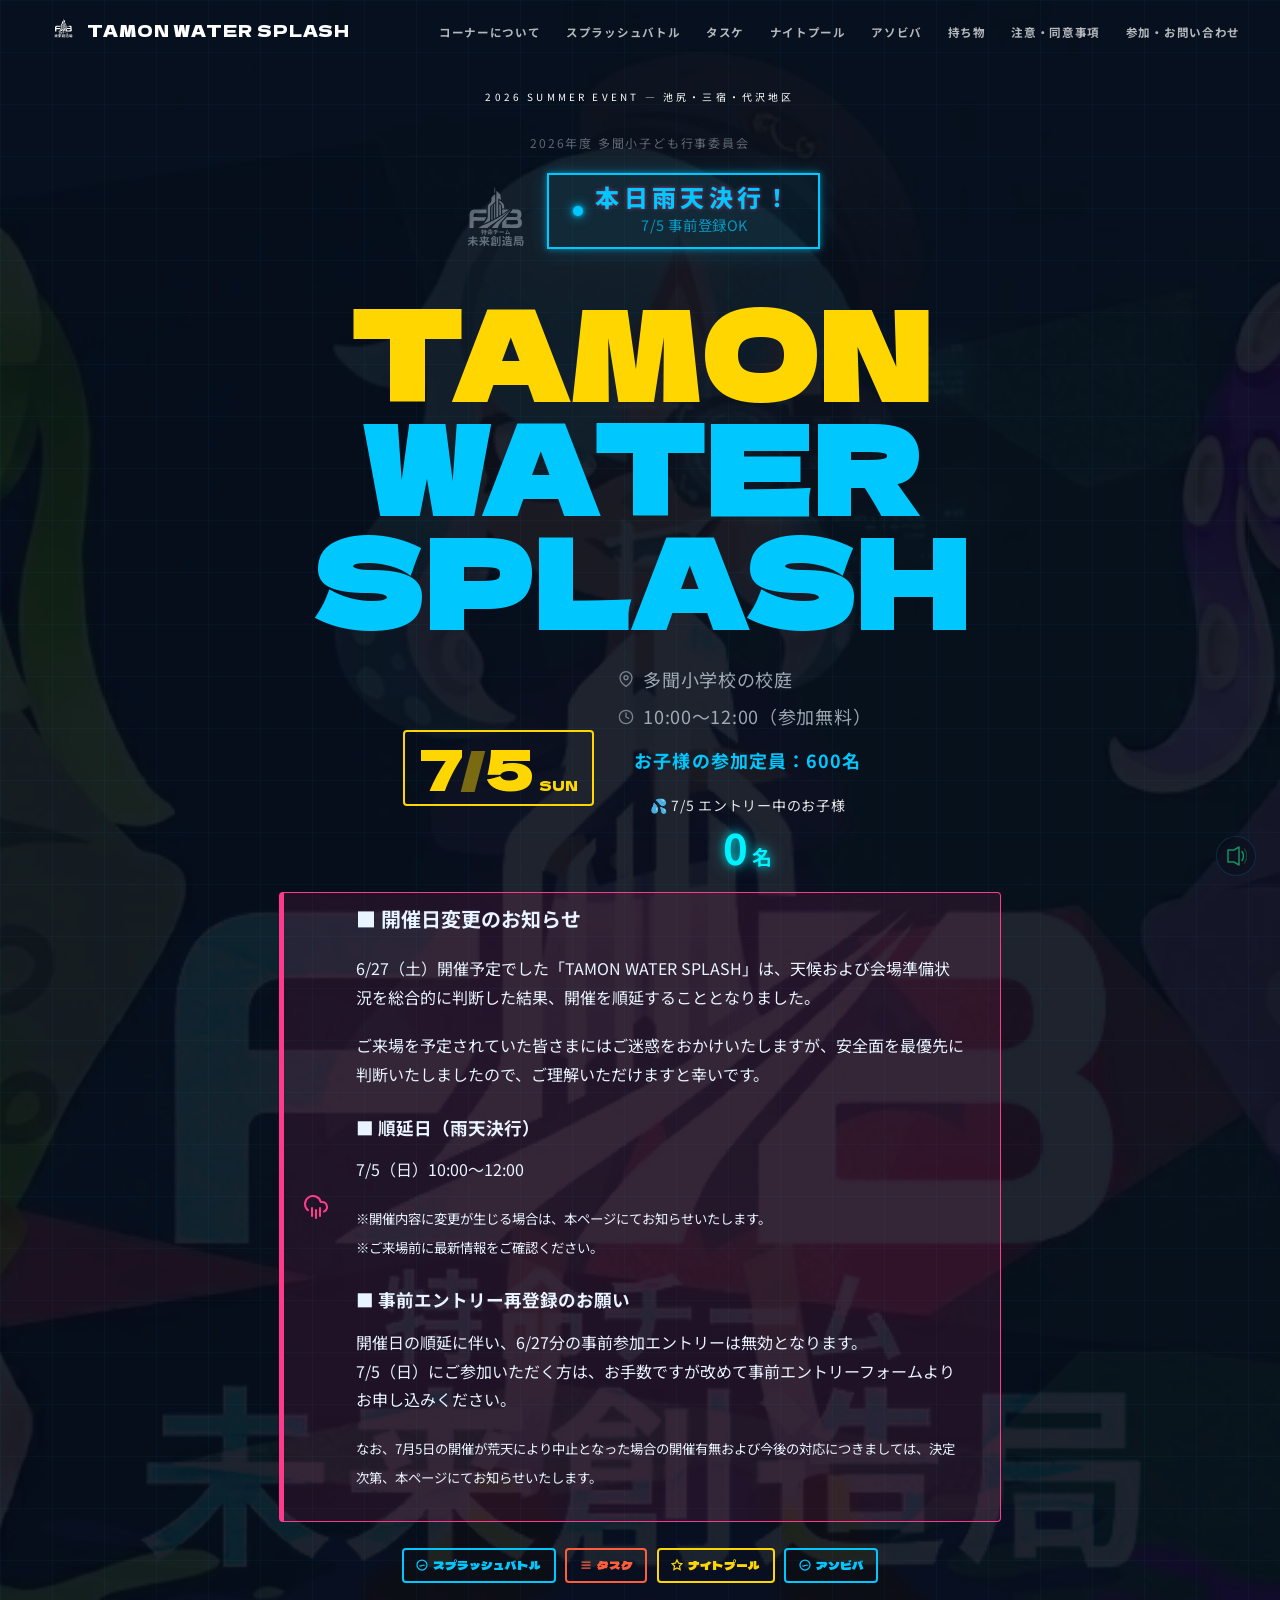
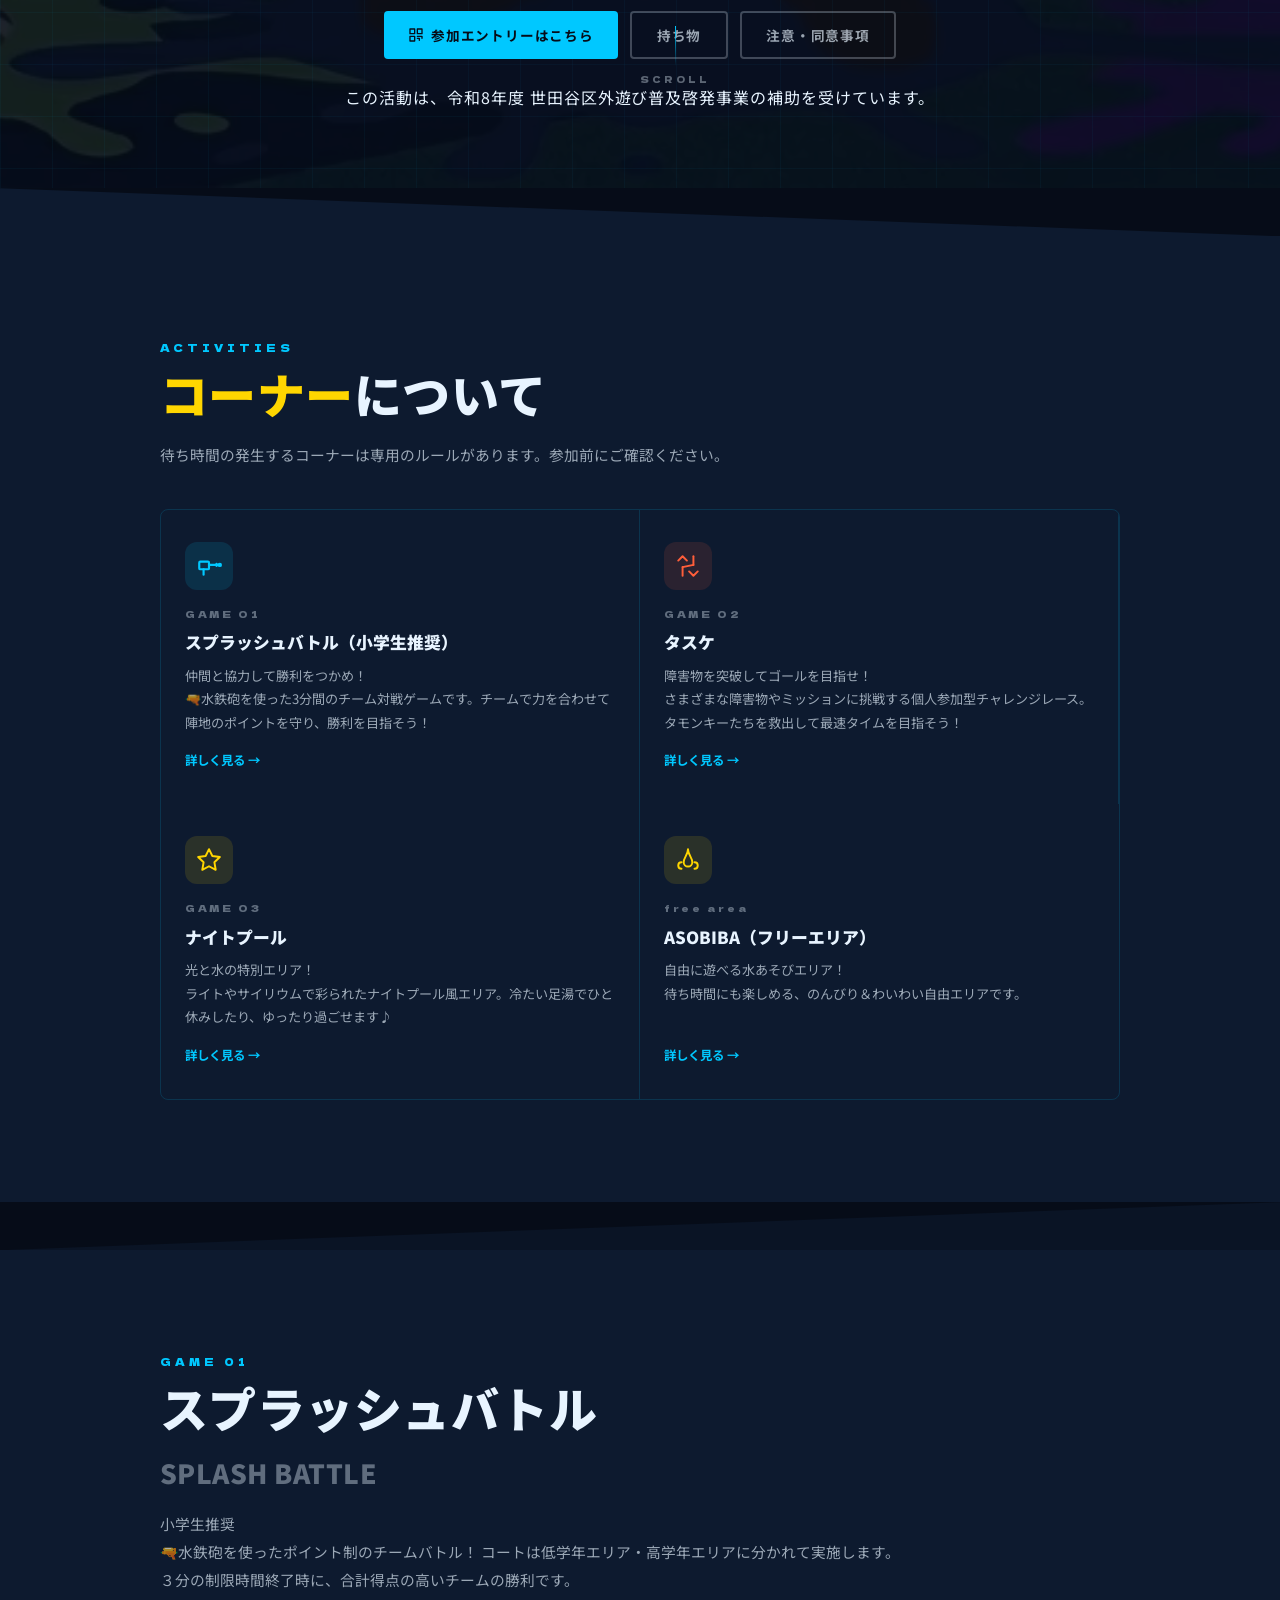
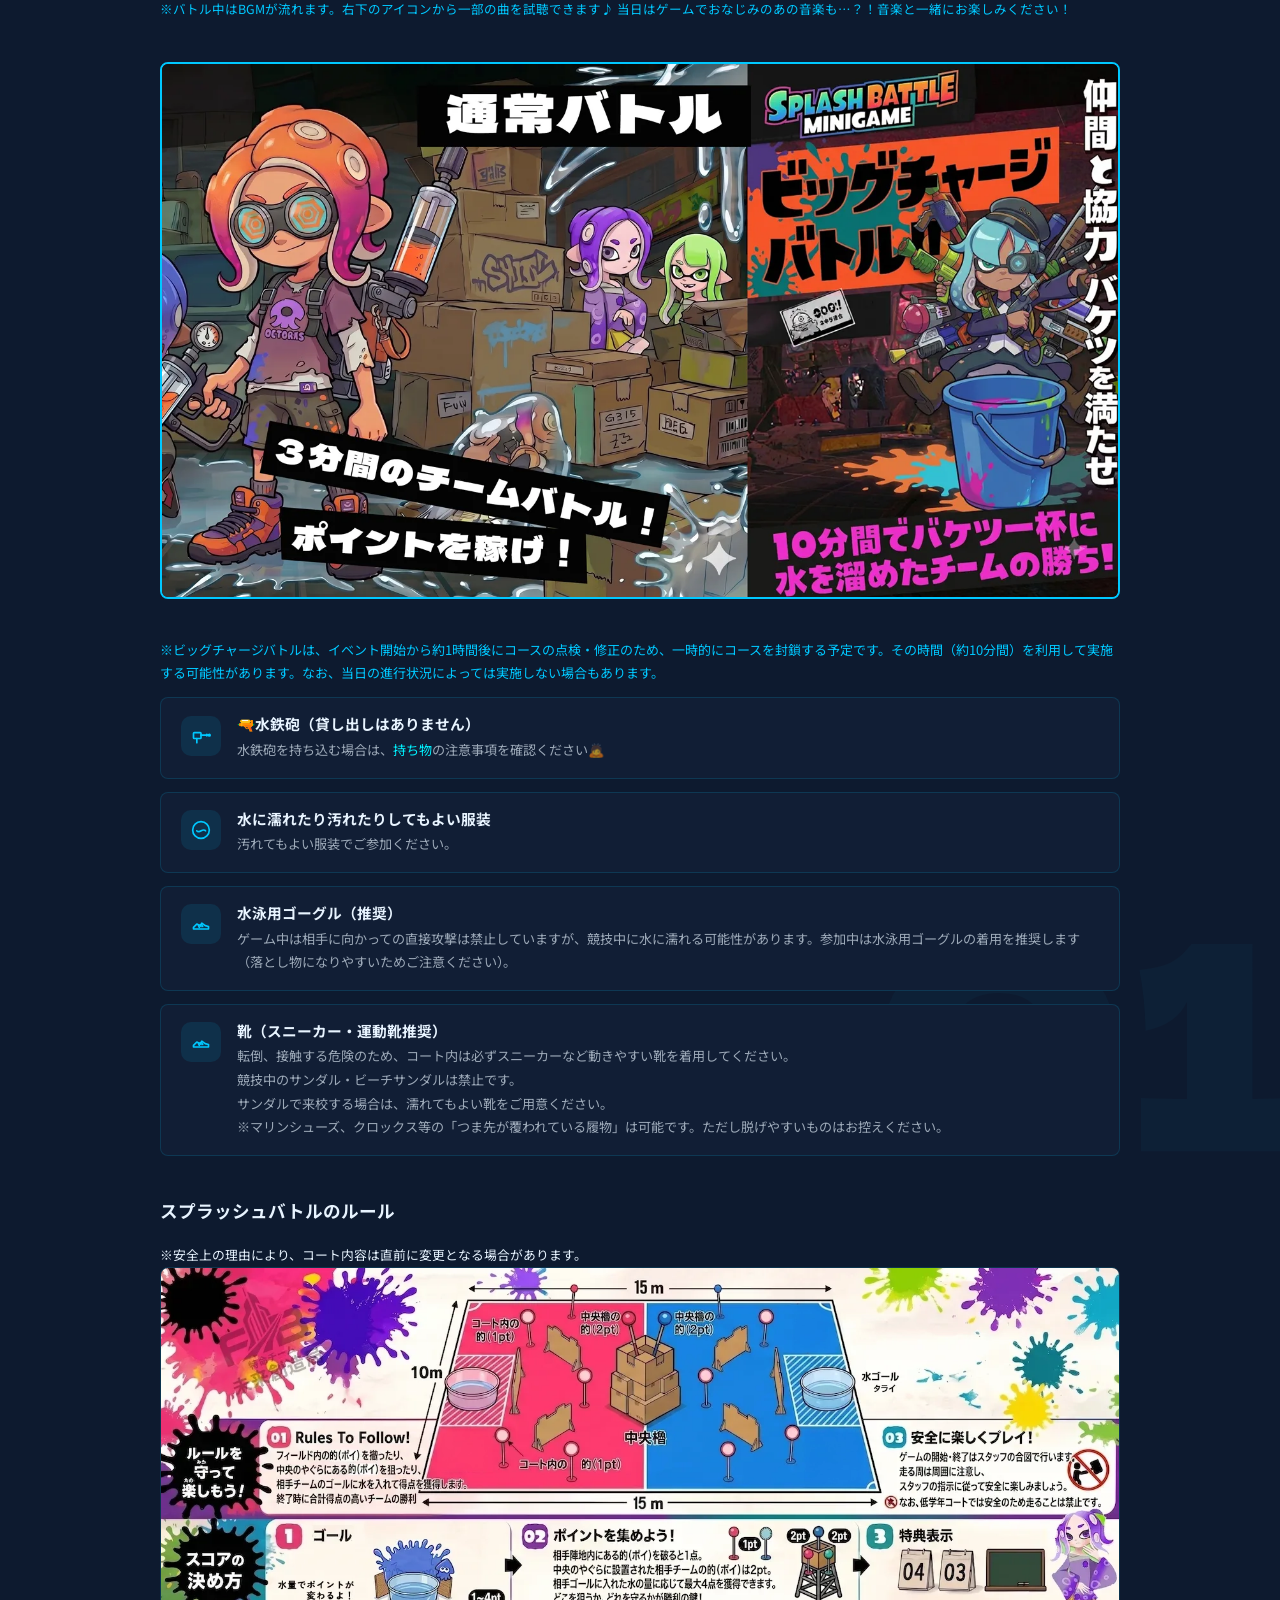
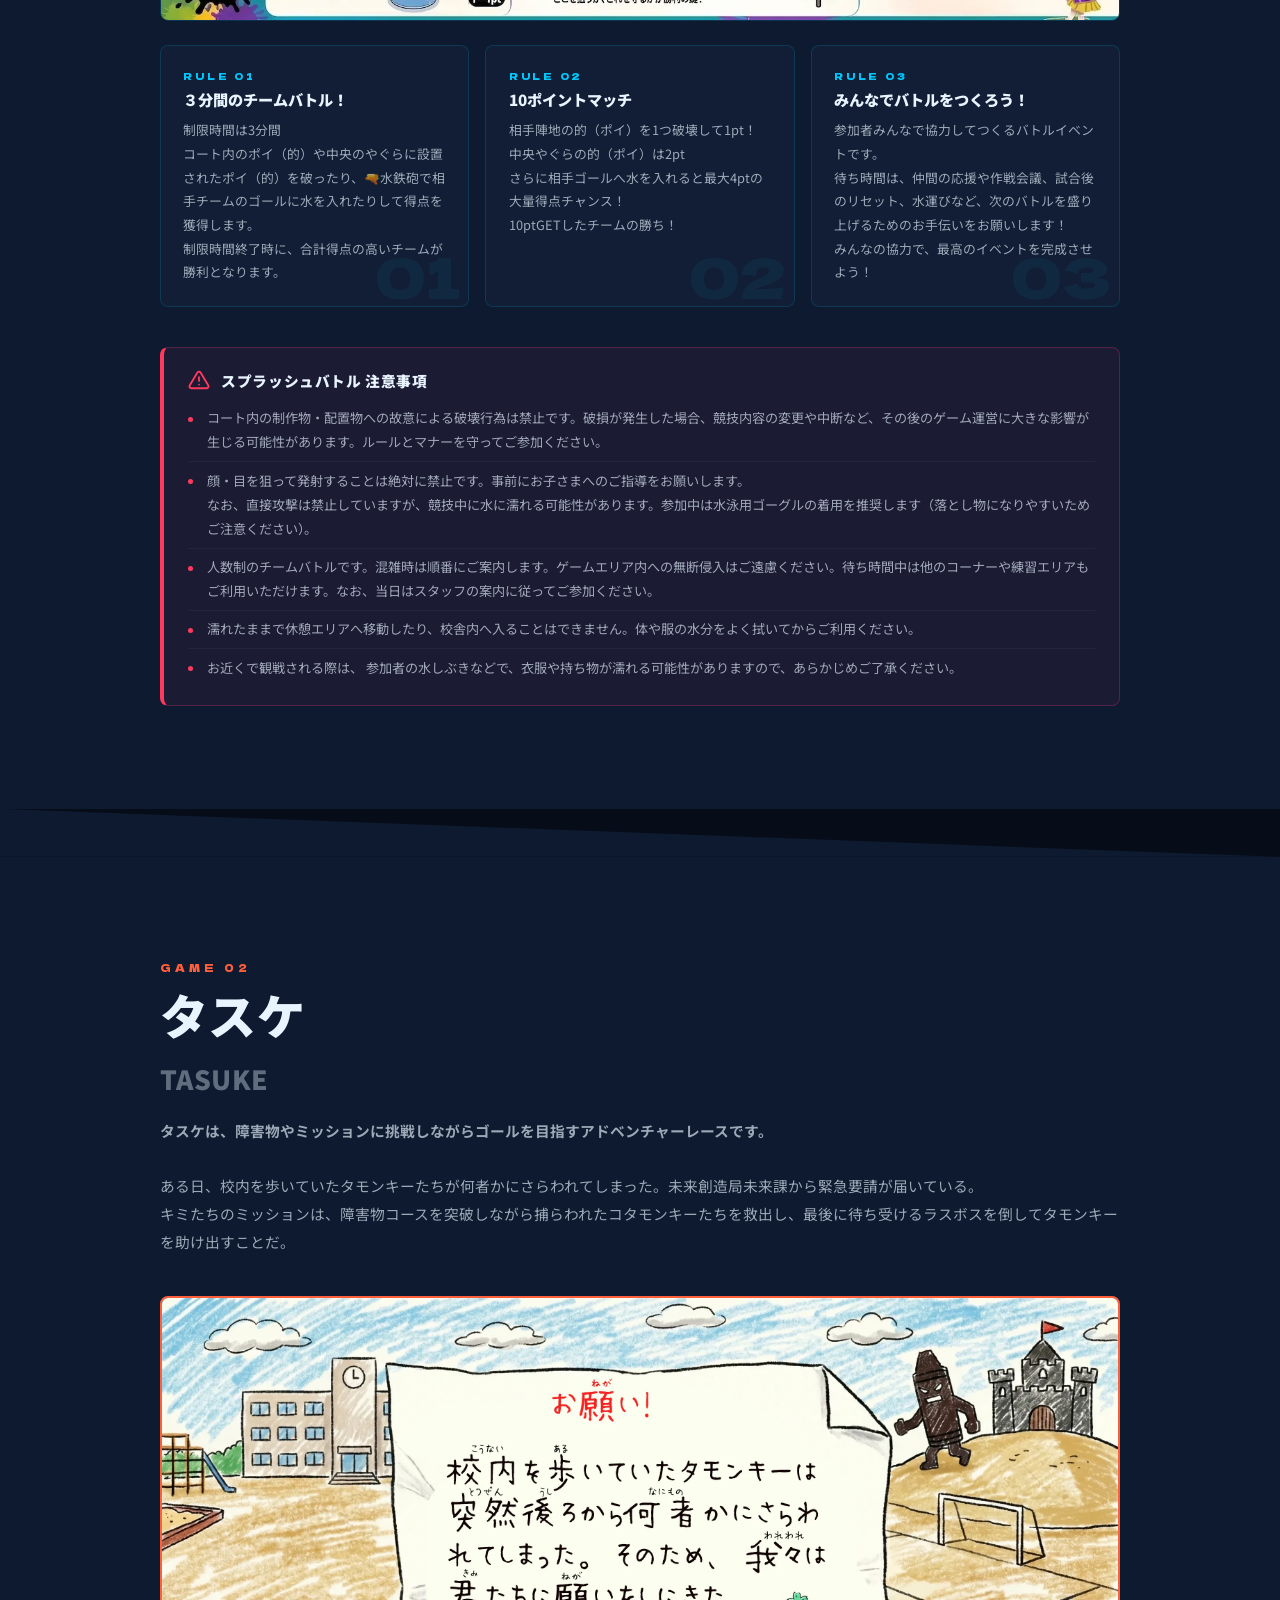
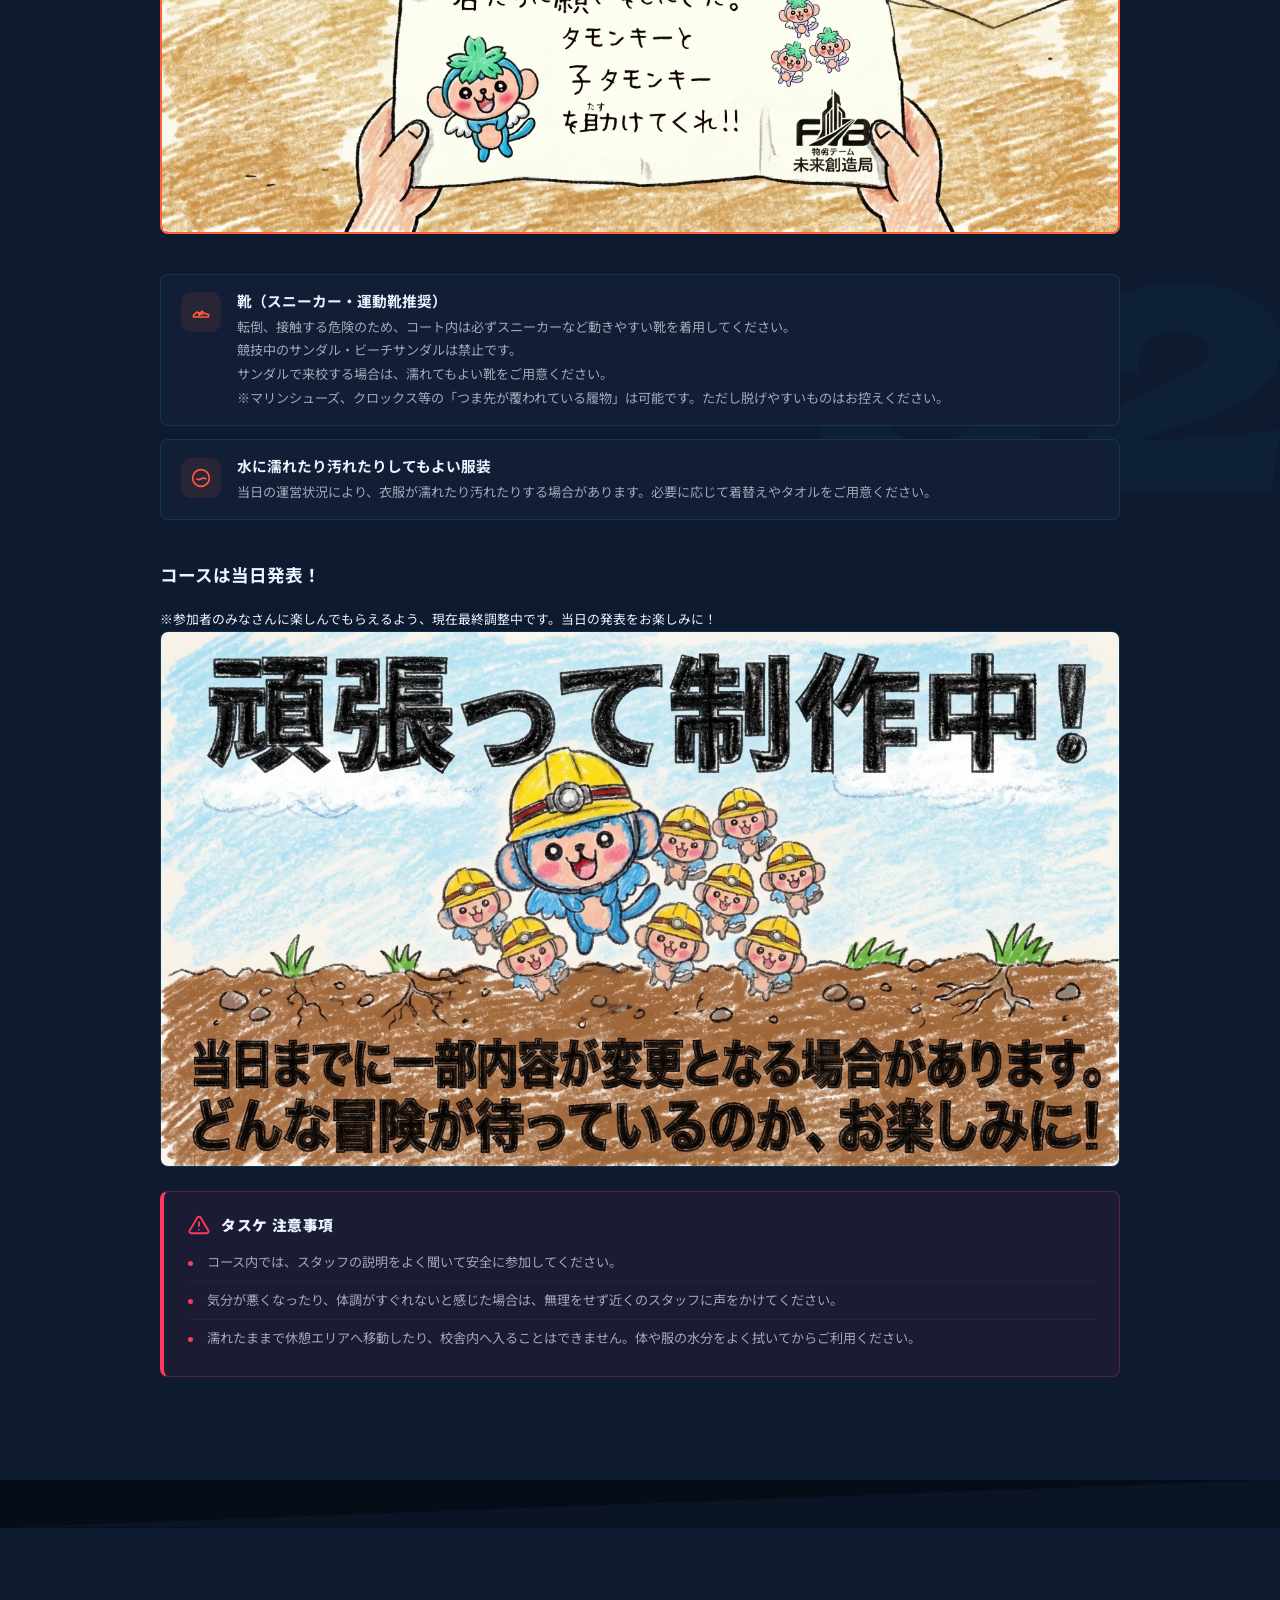
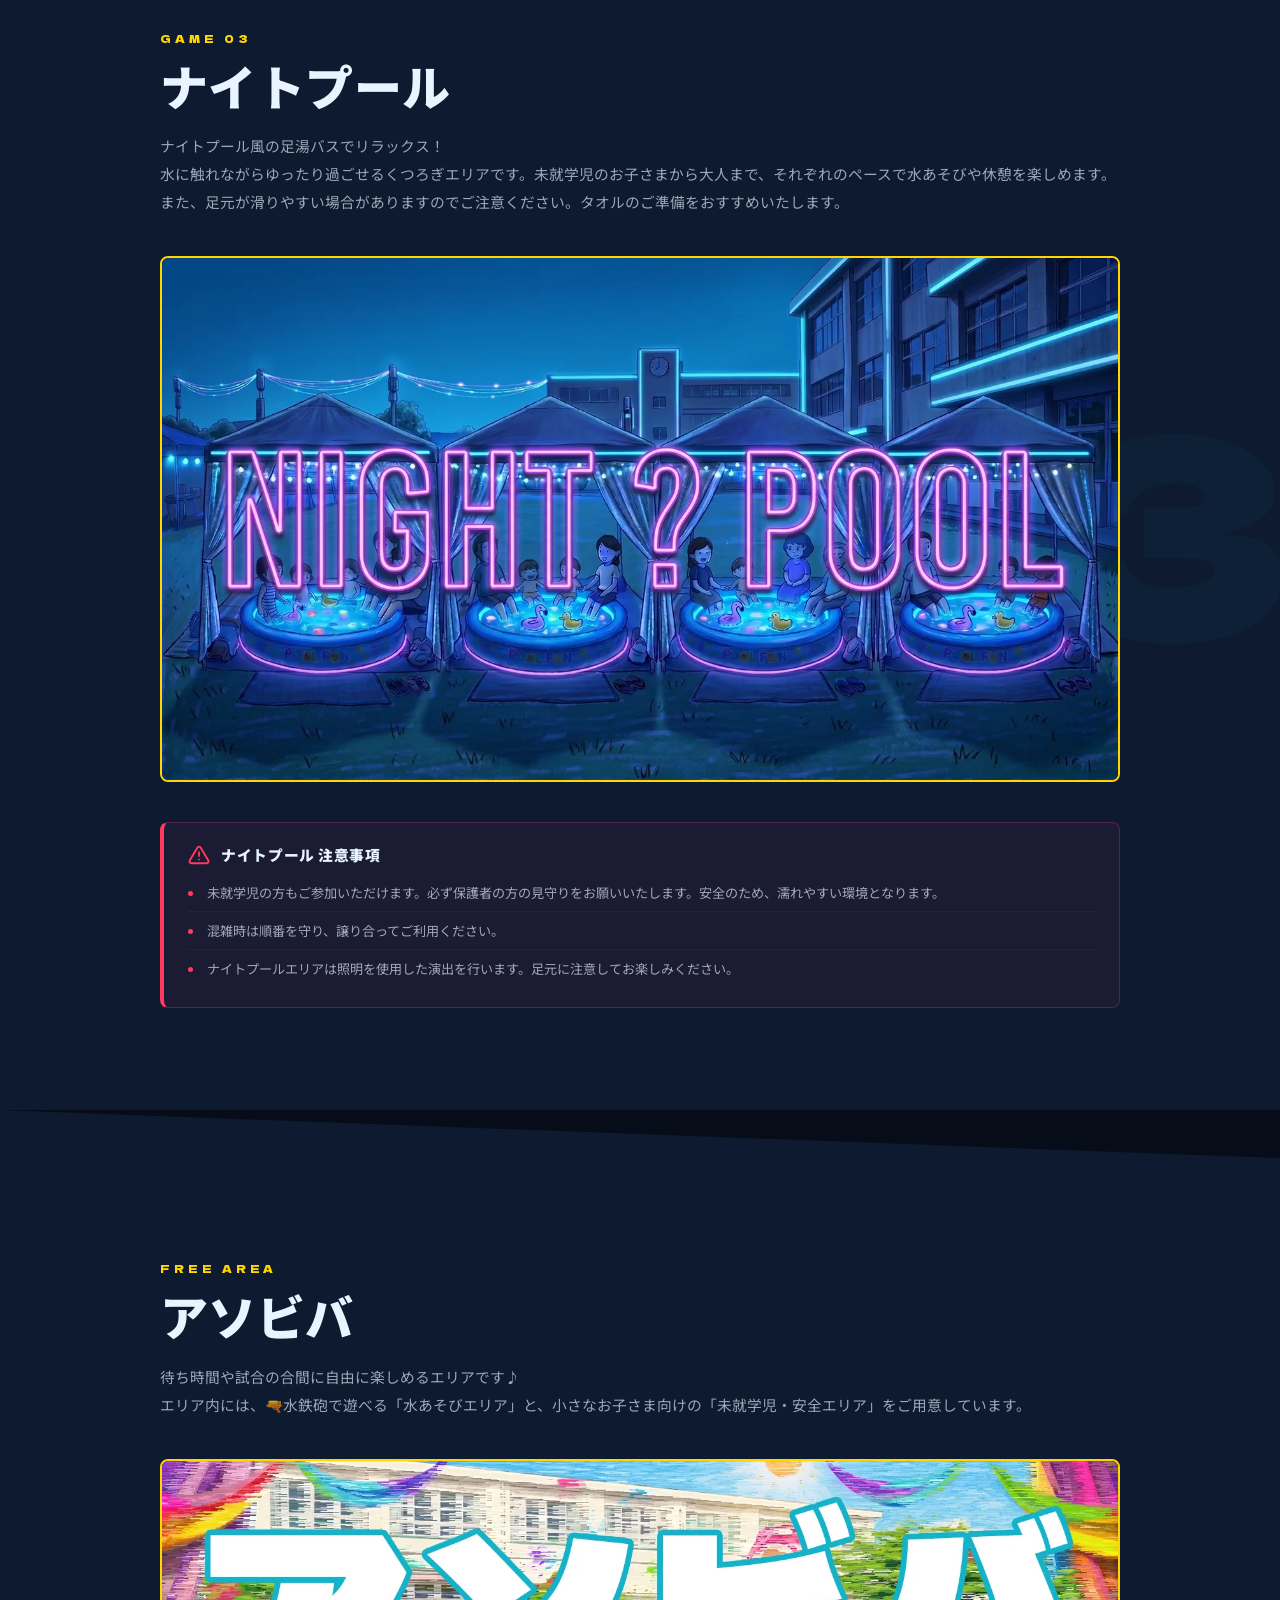
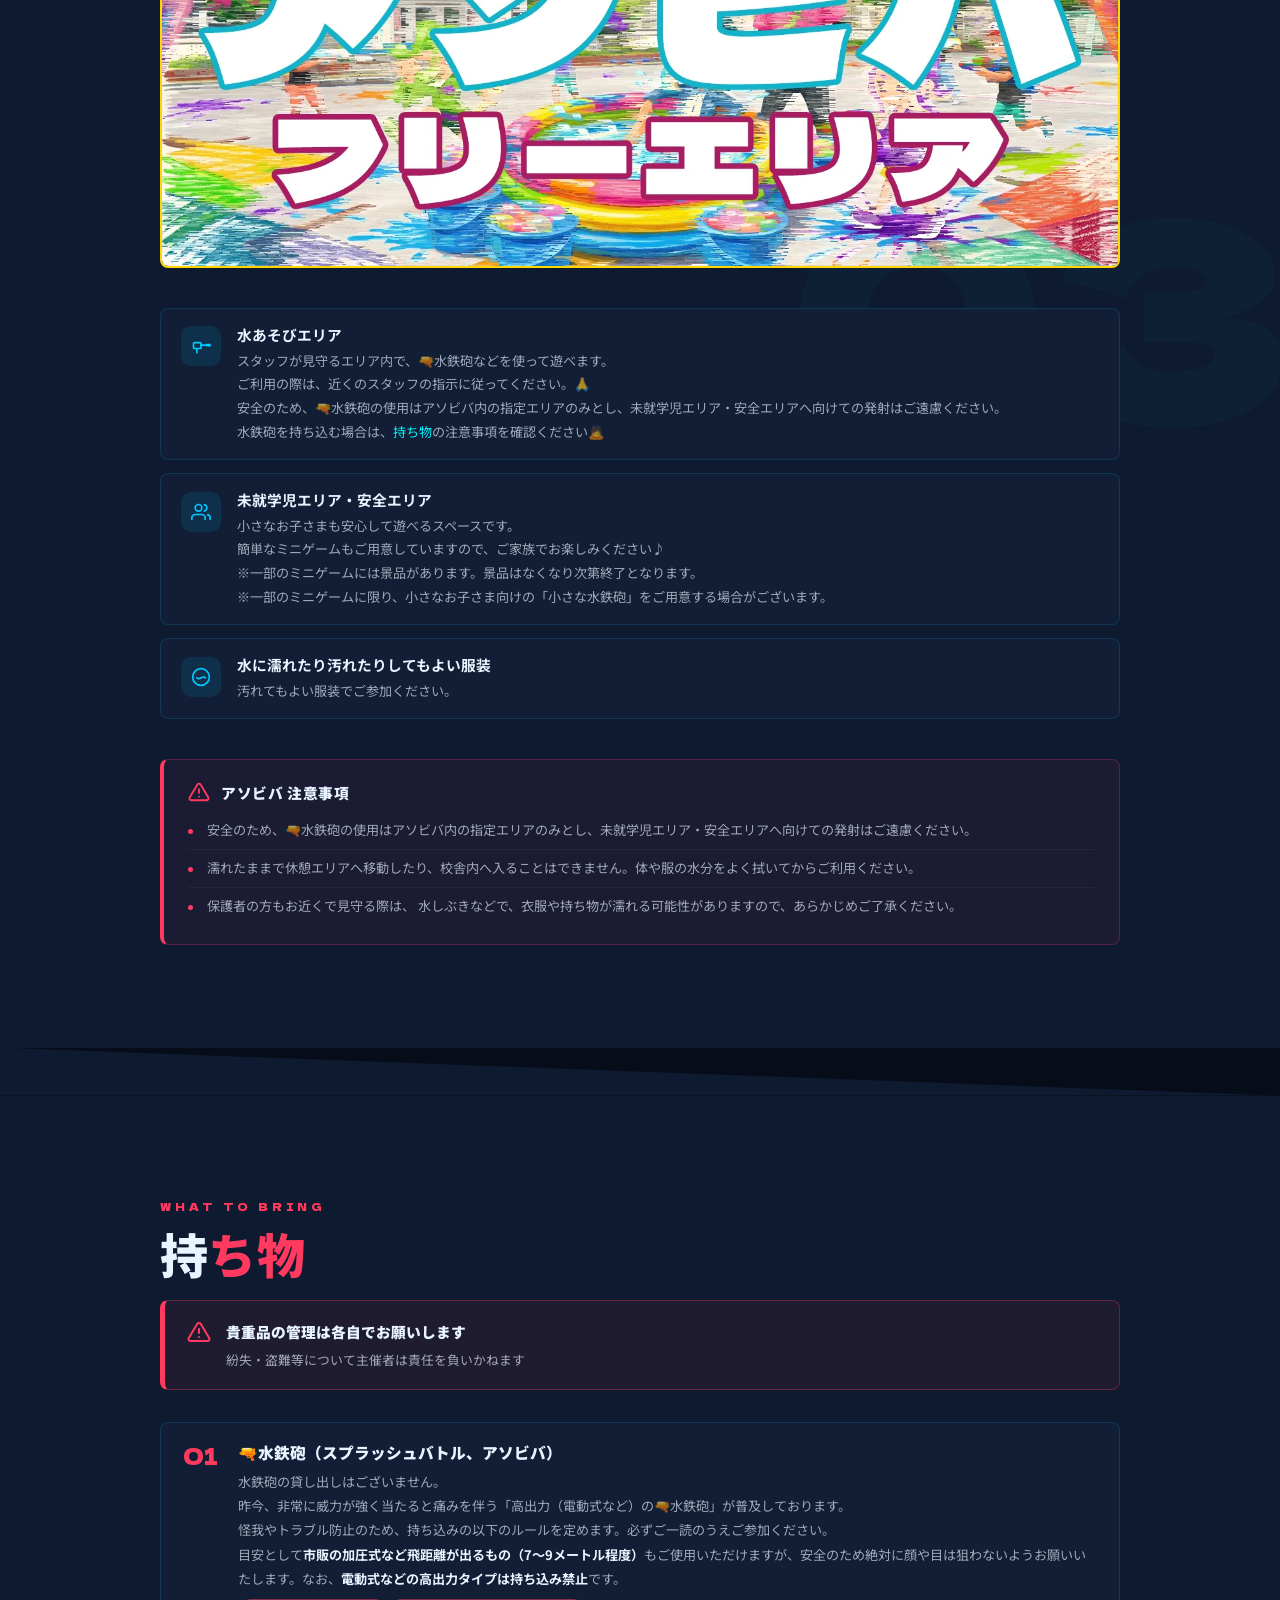
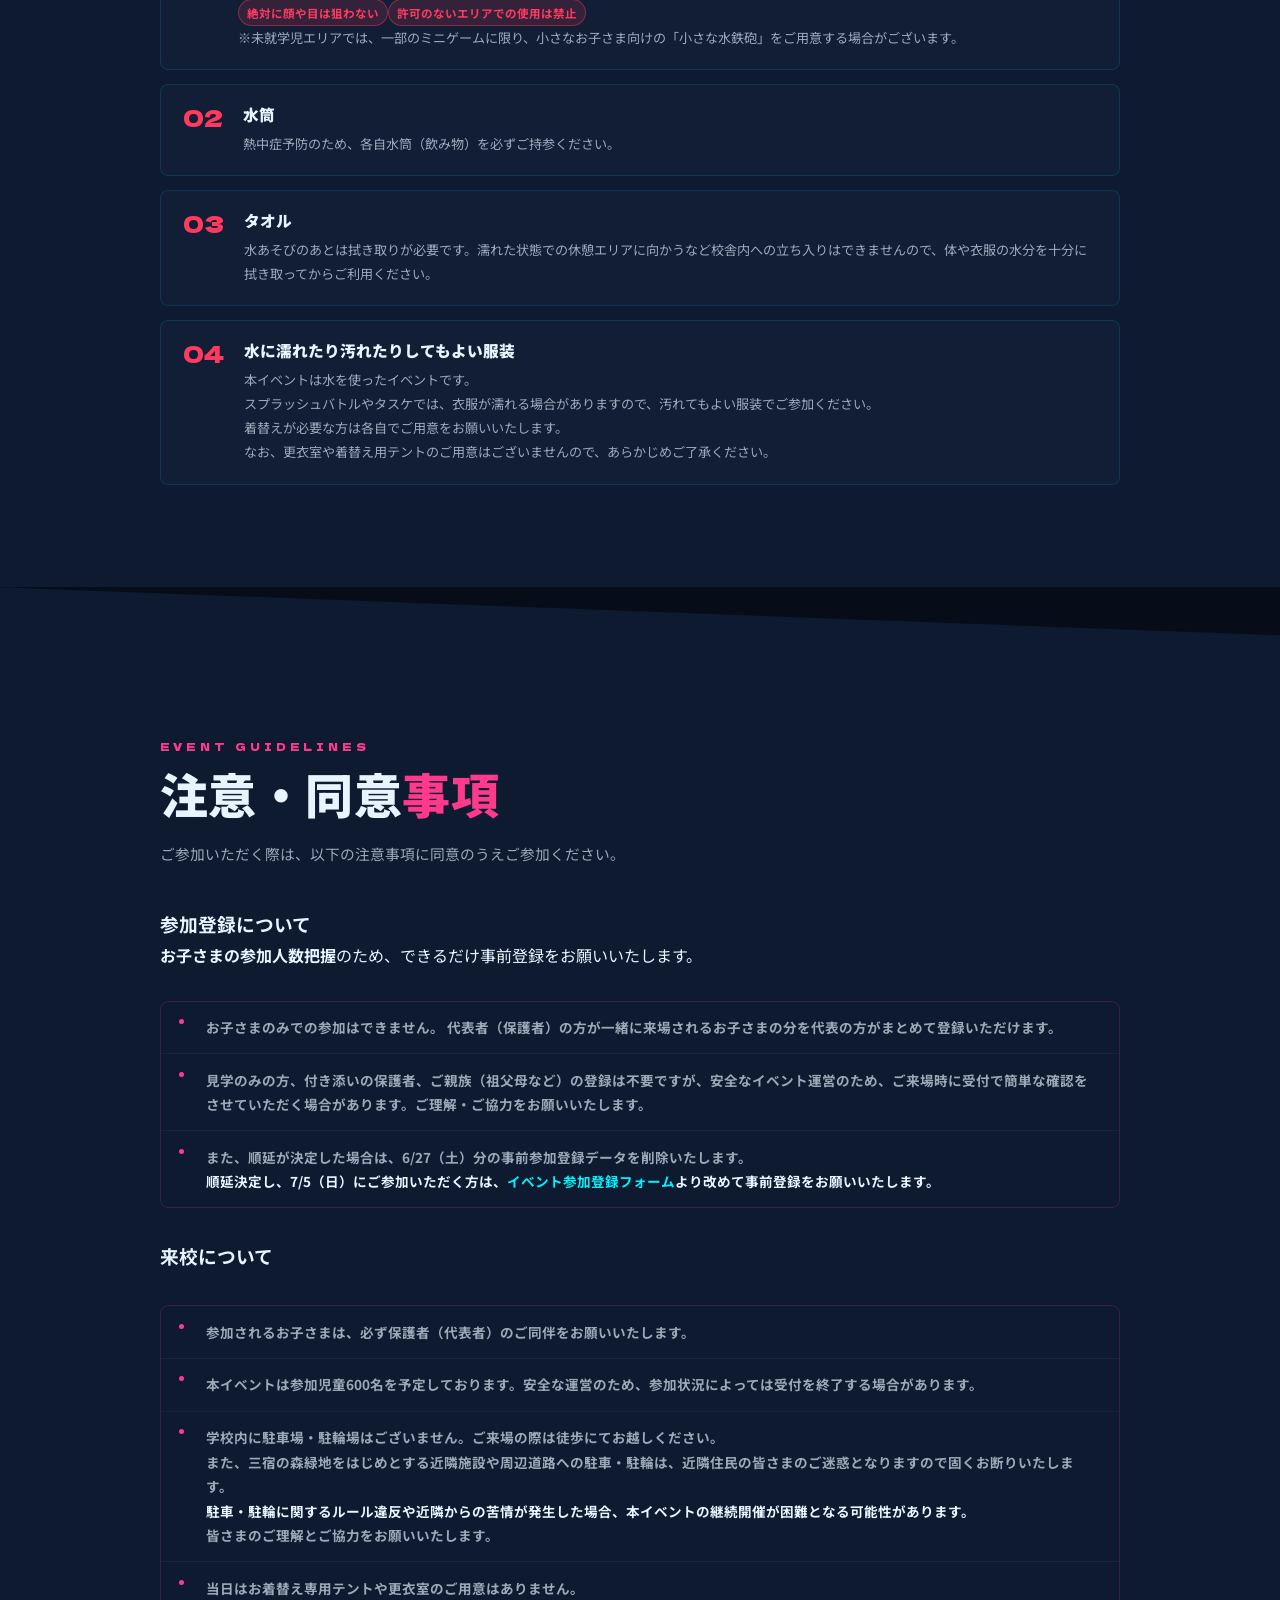
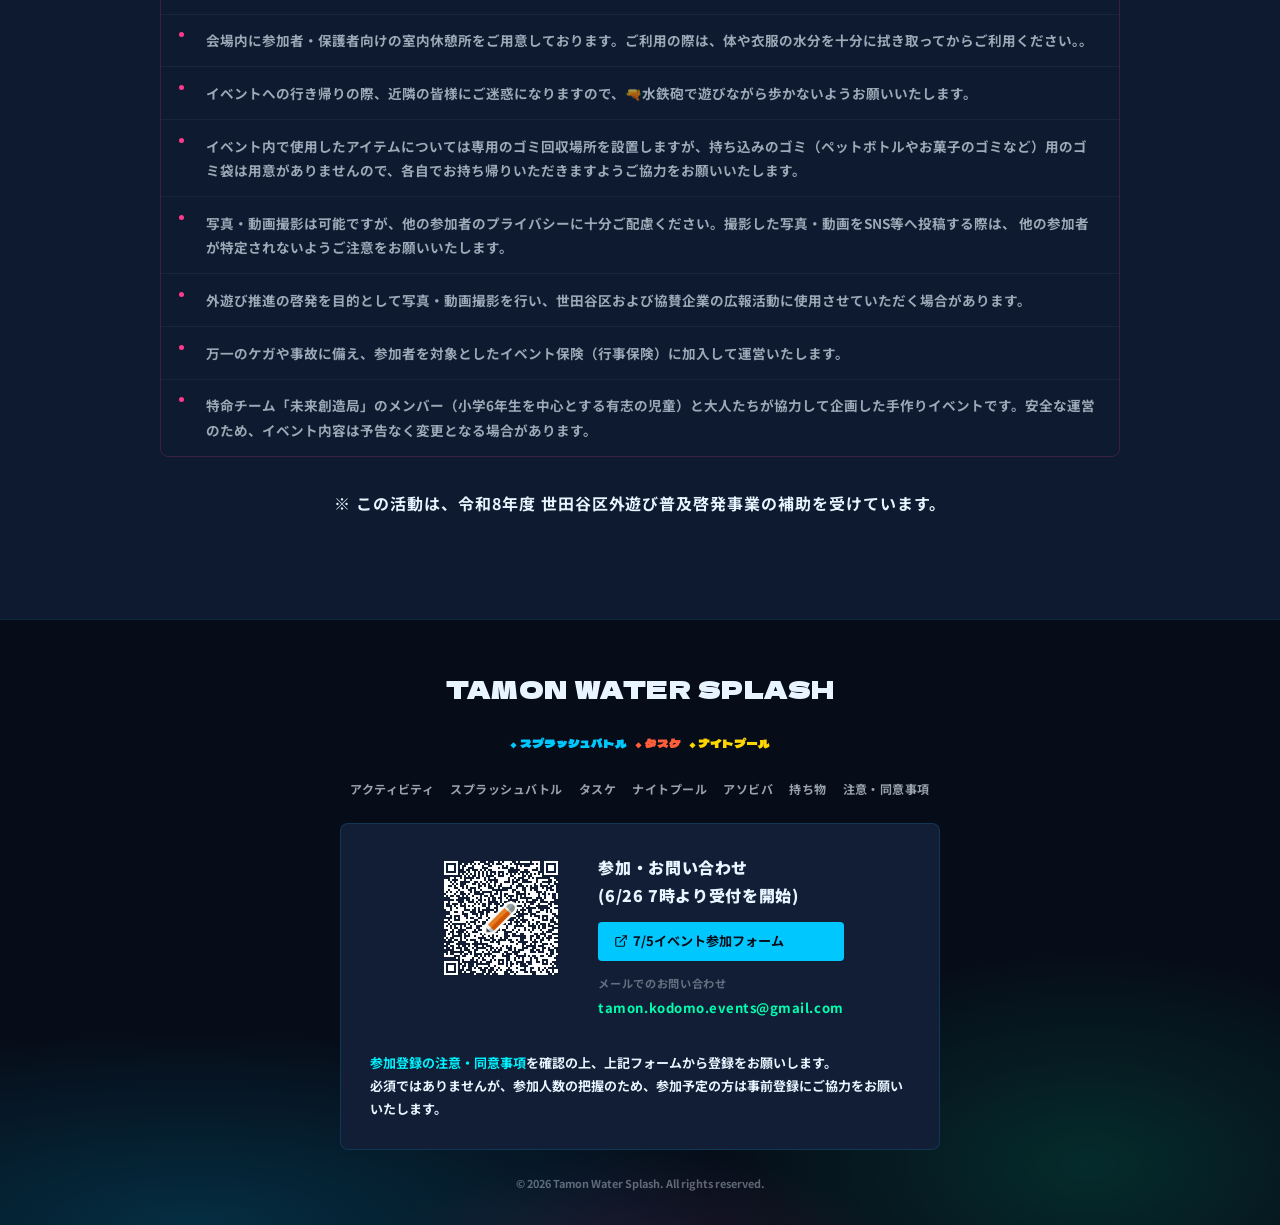
<file: index.html>
<!DOCTYPE html>
<html lang="ja">

<head>
  <meta charset="UTF-8">
  <meta name="viewport" content="width=device-width, initial-scale=1.0">
  <meta name="googlebot" content="noindex, nofollow">
  <title>Tamon Water Splash 2026</title>
  <meta name="description"
    content="多聞ウォータースプラッシュ2026の公式サイト。スプラッシュバトル・タスケ・ナイトプール＆ミニゲームを楽しめる水あそびイベント。参加前に必ずルールと注意事項をご確認ください。">
  <link rel="preconnect" href="https://fonts.googleapis.com">
  <link rel="preconnect" href="https://fonts.gstatic.com" crossorigin>
  <link
    href="https://fonts.googleapis.com/css2?family=Dela+Gothic+One&family=Noto+Sans+JP:wght@400;500;700;900&display=swap"
    rel="stylesheet">
  <link rel="stylesheet" href="style.css?v=6">
  <link rel="icon" type="image/x-icon" href="/tamonwatersplash2026/favicon.ico">
  <link rel="icon" type="image/svg+xml" href="/tamonwatersplash2026/favicon.svg">
</head>

<body>

  <!-- ===================== MOBILE NAV ===================== -->
  <nav class="mobile-nav" id="mobileNav" role="dialog" aria-modal="true" aria-label="ナビゲーション">
    <button class="mobile-nav-close" id="navClose" aria-label="閉じる">&#10005;</button>
    <a href="#activities" data-color="splash" onclick="closeNav()">コーナーについて</a>
    <a href="#splash" data-color="splash" onclick="closeNav()">スプラッシュバトル</a>
    <a href="#tasuke" data-color="tasuke" onclick="closeNav()">タスケ</a>
    <a href="#night" data-color="mini" onclick="closeNav()">ナイトプール</a>
    <a href="#free" data-color="mini" onclick="closeNav()">アソビバ</a>
    <a href="#cautions" data-color="caution" onclick="closeNav()">持ち物</a>
    <a href="#overall-cautions" data-color="caution" onclick="closeNav()">注意・同意事項</a>
    <a href="#contact" data-color="contact" onclick="closeNav()">参加・お問い合わせ</a>
  </nav>

  <!-- ===================== HEADER ===================== -->
  <header class="site-header" id="siteHeader" role="banner">

    <a href="#" class="header-logo" aria-label="トップへ戻る"
      style="display: flex; align-items: center; gap: 12px; text-decoration: none; color: #FFFFFF; padding: 4px 12px;">
      <svg class="logo-svg" xmlns="http://www.w3.org/2000/svg" viewBox="0 0 1455 2048"
        style="height: 32px; width: auto; display: block;">
        <g transform="translate(0,2048) scale(0.1,-0.1)" fill="currentColor">
          <path d="M7051 16933 c-7 -318 -15 -581 -18 -585 -2 -5 0 -8 4 -8 5 0 43 35
86 78 l77 78 -2 479 -3 480 -55 27 c-30 15 -60 28 -66 28 -7 0 -14 -187 -23
-577z" />
          <path d="M7444 16824 c3 -9 6 -1244 6 -2745 0 -1501 3 -2729 8 -2729 6 0 315
178 359 207 9 6 13 441 15 1890 3 1865 4 1920 32 1874 4 -5 66 -49 139 -97
145 -97 293 -202 346 -245 19 -16 38 -26 42 -24 4 3 5 22 3 43 -11 117 -29
262 -55 457 -16 121 -34 254 -39 295 -40 304 -40 303 -75 356 -18 28 -80 93
-137 144 -56 51 -143 132 -193 180 -49 48 -115 109 -145 136 -30 27 -108 100
-174 162 -113 107 -145 131 -132 96z" />
          <path d="M7095 16122 c-55 -53 -193 -188 -308 -299 -166 -162 -219 -221 -266
-294 -76 -116 -78 -133 -87 -529 -7 -332 -11 -374 -49 -453 -33 -70 -70 -107
-389 -398 -189 -171 -231 -235 -272 -410 -16 -67 -18 -182 -24 -1219 -7 -1246
-4 -1177 -64 -1319 -37 -86 -75 -154 -169 -295 -79 -121 -265 -372 -370 -501
-31 -38 -102 -126 -158 -193 -55 -68 -99 -125 -97 -127 2 -2 46 18 98 44 81
40 165 78 495 226 28 12 111 48 185 80 74 32 225 100 335 150 l200 91 5 1410
5 1409 29 65 c49 109 106 177 297 360 100 96 301 292 446 435 l264 260 -1 803
c0 441 -1 802 -2 802 -2 0 -48 -44 -103 -98z" />
          <path d="M8058 14668 c2 -227 3 -233 25 -252 57 -47 329 -299 396 -367 111
-112 108 -98 136 -619 3 -52 8 -120 11 -152 l6 -56 146 -6 c81 -4 178 -9 215
-12 l68 -5 -6 83 c-3 46 -12 198 -21 338 -9 147 -21 277 -30 306 -17 61 -70
151 -122 209 -20 23 -70 79 -109 126 -70 81 -140 149 -343 330 -148 132 -358
309 -367 309 -4 0 -7 -105 -5 -232z" />
          <path d="M7096 14187 l-96 -94 0 -1491 c0 -821 3 -1492 6 -1492 3 0 48 24 100
53 l94 52 0 1533 c0 842 -2 1532 -4 1532 -2 0 -47 -42 -100 -93z" />
          <path d="M8060 14162 c0 -4 -1 -556 -2 -1227 -2 -932 1 -1219 10 -1218 6 2 84
51 173 109 l162 106 -7 632 c-4 347 -11 773 -16 946 -8 277 -12 322 -30 375
-11 32 -30 70 -43 83 -31 33 -247 204 -247 194z" />
          <path d="M6624 13738 c-84 -86 -139 -151 -155 -183 l-24 -50 -1 -1337 c-1
-736 2 -1338 6 -1338 5 0 52 21 104 46 l96 46 0 1307 0 1306 37 55 c20 30 47
68 60 83 20 25 23 39 23 113 0 46 -4 84 -8 84 -5 0 -67 -60 -138 -132z" />
          <path d="M10295 13004 c-135 -119 -559 -445 -885 -682 -45 -32 -757 -506 -795
-529 -11 -6 -73 -44 -138 -85 -146 -90 -261 -161 -307 -188 -19 -12 -75 -46
-125 -77 -49 -30 -108 -65 -130 -78 -22 -12 -83 -47 -135 -77 -106 -62 -279
-161 -355 -204 -27 -15 -111 -60 -185 -99 -74 -40 -218 -116 -320 -170 -102
-54 -234 -125 -295 -157 -258 -137 -871 -435 -1125 -548 -151 -67 -299 -133
-328 -146 -29 -13 -54 -24 -57 -24 -2 0 -64 -28 -137 -61 -73 -34 -149 -67
-168 -74 -98 -36 -444 -208 -735 -365 -134 -73 -295 -187 -295 -210 0 -4 300
-5 667 -3 368 1 787 3 933 3 l265 0 100 99 c55 54 125 118 156 142 31 24 101
80 155 124 114 92 146 117 309 240 134 101 123 93 271 194 60 41 143 97 184
126 166 115 278 191 335 229 94 62 559 397 670 483 55 42 146 111 202 153 106
81 371 289 600 473 117 94 190 154 293 241 14 11 50 41 80 66 154 126 510 436
745 650 188 171 614 589 600 589 -5 0 -28 -16 -50 -35z" />
          <path d="M2880 13019 c-179 -17 -370 -75 -489 -148 -200 -124 -348 -363 -413
-668 l-23 -108 -3 -1437 -3 -1438 420 0 420 0 3 678 3 677 28 48 c18 31 42 55
70 70 l42 22 1012 3 1011 2 92 132 c126 181 319 518 332 579 2 11 -215 12
-1192 10 -657 -2 -1242 0 -1299 4 l-103 8 5 231 c5 234 13 287 52 369 45 96
155 175 274 197 34 6 468 10 1182 10 l1129 0 0 385 0 385 -1232 -1 c-678 -1
-1271 -5 -1318 -10z" />
          <path d="M8630 12545 l0 -486 58 37 c31 21 143 91 247 157 360 226 658 433
936 648 47 37 102 77 122 90 20 13 37 27 37 32 0 4 -315 7 -700 7 l-700 0 0
-485z" />
          <path d="M10776 12998 c-82 -106 -315 -412 -360 -472 -29 -39 -87 -113 -130
-164 -49 -59 -72 -94 -64 -97 7 -3 304 -6 659 -7 l646 -3 69 -35 c79 -40 135
-105 160 -185 25 -76 30 -256 10 -333 -30 -118 -107 -196 -230 -233 -58 -18
-112 -19 -1003 -19 l-941 0 -239 -268 c-131 -148 -263 -298 -293 -333 -53 -61
-236 -269 -363 -414 l-62 -69 -3 -571 -2 -570 992 3 c2222 5 2171 4 2348 51
245 66 448 199 553 363 126 198 171 373 171 658 -1 286 -57 501 -176 672 -46
65 -157 163 -205 180 -18 7 -33 15 -33 18 0 4 39 47 88 96 147 150 204 289
231 569 15 146 -4 359 -46 515 -92 345 -313 565 -650 647 -108 26 -109 26
-604 30 l-497 4 -26 -33z m752 -2168 c96 -16 166 -46 222 -97 101 -90 134
-188 128 -378 -3 -109 -6 -126 -34 -185 -41 -87 -76 -126 -144 -160 -123 -62
-83 -60 -1161 -60 -900 0 -984 1 -1001 17 -17 15 -18 42 -18 428 0 440 -1 428
50 438 54 10 1896 7 1958 -3z" />
          <path d="M10195 12694 c-183 -179 -270 -263 -430 -414 -249 -234 -390 -366
-485 -452 -58 -52 -163 -148 -235 -213 -167 -152 -504 -443 -660 -570 -251
-205 -372 -302 -440 -355 -411 -318 -487 -381 -655 -545 -204 -198 -379 -392
-508 -561 -85 -111 -242 -339 -242 -350 0 -5 273 -9 607 -8 l608 1 31 89 c104
298 133 374 199 509 77 160 176 314 302 473 85 106 273 330 363 432 32 36 100
112 151 170 97 111 200 228 260 295 78 88 293 340 440 515 361 431 619 765
826 1068 17 26 35 52 40 57 5 6 12 16 17 23 22 36 -27 -6 -189 -164z" />
          <path d="M5055 8880 l-6 -55 -100 3 -99 4 0 -66 0 -65 103 -3 102 -3 0 -50 0
-50 -125 0 -125 0 -3 58 -3 57 -52 0 -52 0 3 110 3 110 -70 0 -71 0 0 -109 c0
-100 -2 -109 -20 -114 -28 -7 -31 2 -20 69 7 42 6 60 -2 65 -16 10 -96 21
-106 15 -5 -3 -12 -40 -15 -83 -6 -67 -33 -211 -52 -278 -5 -18 2 -25 44 -45
28 -13 53 -22 55 -19 2 2 13 33 24 69 19 63 20 65 56 68 l37 3 -3 -112 -3
-112 -103 -24 c-87 -21 -102 -28 -96 -42 3 -9 11 -36 16 -61 6 -25 13 -49 18
-53 4 -4 29 1 56 11 27 11 64 23 82 27 l32 7 0 -191 0 -191 70 0 70 0 0 214 0
213 43 17 c60 23 67 21 67 -18 l0 -34 184 5 c138 3 186 1 192 -8 4 -7 8 -65 8
-131 l1 -118 -83 0 c-82 0 -83 0 -76 -22 4 -13 13 -43 19 -68 11 -41 15 -45
46 -48 19 -2 63 -1 98 3 53 6 69 12 100 40 l36 33 3 156 4 156 36 2 c21 1 48
2 61 3 24 1 25 3 22 60 -1 33 -5 62 -7 64 -2 3 -27 5 -55 6 -28 1 -54 7 -58
13 -4 6 -5 29 -3 51 l4 40 66 3 66 3 0 60 0 60 -137 3 -137 3 0 54 0 55 110 0
111 0 -3 63 -3 62 -107 0 -107 0 -3 53 -3 54 -67 1 -67 2 -6 -55z m-275 -365
l0 -55 204 0 204 0 6 -35 c4 -20 4 -45 1 -56 -6 -19 -15 -19 -193 -17 l-187 3
-3 25 c-5 38 -14 41 -65 26 -25 -7 -48 -11 -51 -8 -8 8 -7 157 1 165 3 4 24 7
45 7 l38 0 0 -55z" />
          <path d="M6022 8885 c-28 -31 -79 -80 -114 -109 -74 -64 -255 -180 -304 -196
l-35 -12 41 -44 c22 -24 40 -49 40 -55 0 -22 59 0 151 56 85 52 117 61 105 29
-3 -8 -3 -21 0 -29 5 -13 42 -15 245 -15 l239 0 0 24 c0 13 3 32 6 41 6 14 9
14 28 2 12 -8 64 -38 116 -67 l94 -52 18 23 c10 13 32 41 48 61 33 40 36 48
19 48 -7 0 -62 25 -123 56 -119 60 -261 161 -341 243 l-49 51 -67 0 -67 0 -50
-55z m296 -245 c1 -3 -76 -4 -170 -3 -95 2 -175 3 -177 3 -2 0 36 38 85 84
l89 84 85 -81 c47 -45 86 -84 88 -87z" />
          <path d="M7595 8863 c-100 -38 -305 -71 -497 -79 -131 -6 -148 -9 -142 -23 3
-9 13 -38 21 -65 l15 -48 141 7 c78 4 147 8 152 8 10 2 25 -150 16 -159 -2 -2
-103 -4 -223 -4 l-219 0 3 -72 3 -73 212 0 c116 0 214 -3 217 -6 9 -9 -23
-110 -52 -159 -35 -61 -127 -157 -182 -188 -25 -14 -47 -27 -49 -29 -5 -4 10
-16 87 -69 l54 -38 34 19 c48 26 154 140 192 206 31 55 66 154 76 220 l6 36
120 7 c65 4 158 4 205 0 l86 -7 -3 74 -3 74 -203 3 -203 2 3 92 3 92 110 24
c163 35 170 37 169 46 -3 13 -94 126 -101 125 -5 0 -26 -7 -48 -16z" />
          <path d="M9596 8788 c-20 -90 -121 -400 -185 -568 -39 -104 -40 -105 -78 -112
-21 -4 -55 -7 -75 -7 -42 -1 -47 -15 -28 -75 5 -17 12 -44 15 -60 6 -28 6 -29
63 -23 143 15 413 48 529 64 71 9 148 17 173 18 l45 0 25 -62 c14 -34 28 -64
31 -67 5 -5 118 39 146 57 13 8 12 10 -63 166 -54 112 -158 297 -178 319 -10
10 -25 8 -77 -14 -35 -15 -66 -29 -68 -30 -2 -2 12 -31 32 -66 19 -35 47 -84
61 -110 l26 -47 -32 -5 c-144 -21 -363 -42 -388 -37 -24 5 -24 8 0 63 13 29
35 89 51 133 15 44 53 152 84 240 68 192 88 255 82 262 -3 2 -34 11 -69 18
-34 8 -72 17 -83 20 -18 5 -22 -2 -39 -77z" />
          <path d="M8073 8474 c-2 -6 -3 -46 -1 -88 l3 -78 485 1 485 1 3 85 c1 47 -1
85 -5 85 -722 5 -966 4 -970 -6z" />
          <path d="M5707 8423 c-4 -3 -7 -123 -7 -265 l0 -258 65 0 65 0 0 45 c0 40 3
45 23 46 12 0 73 0 135 -1 l112 -1 0 220 0 221 -193 0 c-107 0 -197 -3 -200
-7z m263 -213 l0 -90 -70 0 -70 0 0 90 0 90 70 0 70 0 0 -90z" />
          <path d="M6178 8423 c-9 -18 -8 -587 1 -592 5 -3 37 -4 71 -1 l62 5 -2 233 -1
232 86 0 86 0 -3 -117 -3 -118 -58 -3 c-59 -3 -59 -3 -51 -30 4 -15 10 -45 13
-67 l6 -40 65 3 c79 4 127 27 152 72 14 28 18 57 18 150 0 63 -3 152 -7 198
l-6 82 -213 0 c-117 0 -214 -3 -216 -7z" />
          <path d="M4898 8188 c-21 -12 -38 -28 -38 -36 0 -8 25 -45 55 -84 30 -39 56
-75 58 -82 2 -6 27 5 60 28 47 33 55 42 46 57 -15 30 -120 139 -133 139 -6 0
-28 -10 -48 -22z" />
          <path d="M2495 7588 c-3 -7 -6 -80 -7 -163 l-3 -150 -342 -3 -343 -2 0 -125 0
-125 314 0 c172 0 328 -3 345 -6 l31 -6 0 -144 0 -144 -429 0 c-334 0 -430 -3
-432 -12 -2 -7 -4 -65 -4 -128 l0 -115 358 -3 c196 -1 357 -6 357 -10 0 -4
-44 -57 -98 -117 -97 -108 -247 -241 -353 -312 -30 -20 -65 -44 -79 -53 -14
-9 -74 -43 -133 -74 -59 -32 -107 -61 -107 -65 0 -4 21 -27 46 -51 25 -25 68
-73 95 -107 l50 -62 47 26 c133 73 288 189 417 312 72 68 217 224 251 269 11
14 13 -46 14 -346 l0 -363 143 3 142 3 0 363 c0 199 3 361 7 360 4 -2 30 -30
58 -63 182 -212 415 -412 607 -522 l71 -41 39 56 c21 31 65 84 99 118 l61 61
-126 64 c-131 66 -243 137 -347 220 -67 53 -314 305 -314 320 0 5 149 9 359 9
198 0 362 3 364 8 3 4 2 62 -1 130 l-5 122 -433 0 -434 0 0 144 c0 125 2 145
17 150 9 4 165 6 347 6 l331 -2 0 127 0 126 -342 -1 c-215 0 -344 3 -348 9 -3
6 -7 79 -8 163 l-2 153 -138 3 c-104 2 -139 0 -142 -10z" />
          <path d="M4840 7465 l0 -125 -390 0 -390 0 0 -126 0 -126 180 4 c99 2 180 1
180 -3 0 -6 -114 -54 -177 -73 -30 -10 -29 -18 12 -86 37 -61 123 -249 132
-287 l5 -23 -216 0 -217 0 3 -127 3 -128 343 -3 c188 -1 342 -6 342 -10 0 -30
-265 -261 -419 -365 -63 -43 -268 -154 -312 -169 -10 -4 7 -27 51 -75 73 -78
94 -102 110 -132 6 -12 16 -21 22 -21 26 0 221 120 333 204 113 86 280 242
355 332 19 23 39 41 44 40 4 0 9 -147 10 -326 l1 -325 143 0 143 0 -1 333 c0
182 1 332 4 332 2 0 80 -76 173 -168 93 -93 196 -187 229 -210 32 -23 84 -59
115 -81 31 -22 95 -60 143 -86 l86 -47 20 24 c11 12 19 26 20 30 0 11 120 152
136 161 20 12 17 25 -8 33 -49 15 -228 109 -308 161 -121 80 -210 152 -323
262 l-98 96 348 5 348 5 3 128 3 127 -221 0 c-121 0 -220 2 -220 4 0 3 26 47
59 98 32 51 81 136 109 188 l50 96 -106 36 c-59 20 -108 40 -109 45 -2 4 73 6
167 5 l170 -4 0 126 0 126 -396 0 -395 0 2 123 1 122 -146 3 -146 3 0 -126z
m2 -607 c2 -152 -1 -232 -7 -235 -23 -8 -390 2 -370 11 49 22 123 54 153 65
17 8 32 16 32 20 0 26 -118 260 -169 335 -11 17 -18 32 -16 35 2 3 87 5 189 3
l185 -3 3 -231z m678 222 c0 -12 -118 -255 -160 -328 l-30 -53 23 -8 c99 -39
133 -54 142 -62 6 -6 -58 -8 -174 -7 l-183 3 -4 225 c-1 123 0 228 2 232 8 12
384 10 384 -2z" />
          <path d="M6793 7551 c-25 -44 -181 -228 -239 -282 -65 -60 -183 -152 -240
-187 l-54 -33 76 -99 c41 -55 79 -100 84 -100 4 0 13 7 20 15 7 8 19 15 27 15
13 0 14 -38 10 -287 -4 -248 -8 -302 -26 -388 -36 -161 -86 -303 -141 -394
-50 -85 -57 -101 -41 -101 4 0 47 -36 94 -80 l86 -81 54 93 c30 51 67 126 82
166 16 39 31 72 34 72 3 0 6 -80 6 -177 l0 -178 108 -3 c81 -2 107 0 109 10 0
7 1 20 2 28 1 13 31 15 194 18 l192 2 0 -25 0 -25 115 0 115 0 0 304 0 303
-385 0 c-211 -1 -387 1 -389 4 -3 3 -2 25 2 50 l8 44 362 3 362 2 0 330 0 330
-392 2 c-216 1 -415 1 -441 0 -26 -2 -55 1 -63 6 -13 7 -8 14 23 37 21 16 57
47 80 68 47 44 57 46 58 14 l0 -22 270 0 270 0 5 64 5 64 65 -61 65 -62 34 38
c18 20 56 61 83 91 l50 54 -59 56 c-59 56 -179 152 -283 226 -30 21 -74 56
-97 77 l-43 38 -117 0 -118 0 -22 -39z m280 -274 c53 -44 97 -83 97 -88 0 -5
-83 -9 -185 -9 -102 0 -185 4 -185 8 0 5 14 21 31 38 17 16 51 55 76 87 27 35
49 55 56 50 7 -3 56 -42 110 -86z m107 -582 l0 -45 -230 0 -230 0 0 45 0 45
230 0 230 0 0 -45z m-2 -240 l2 -45 -232 2 -233 3 -3 43 -3 42 234 0 234 0 1
-45z m47 -595 l0 -85 -187 -3 -188 -2 0 83 c0 46 3 87 7 91 4 3 88 5 187 4
l181 -3 0 -85z" />
          <path d="M9838 7468 l-3 -123 -74 2 c-40 1 -75 4 -78 6 -2 3 8 39 23 82 18 50
24 79 17 86 -5 5 -32 14 -59 19 -27 5 -69 14 -94 19 -82 18 -83 18 -106 -56
-42 -133 -129 -297 -211 -400 l-34 -42 70 -35 c38 -20 86 -45 106 -56 19 -11
40 -20 45 -20 5 0 32 33 60 73 82 117 62 107 210 107 l130 0 0 -100 0 -101
-182 1 c-101 0 -236 1 -301 0 l-118 0 3 -112 3 -113 725 0 725 0 3 113 3 112
-296 0 -295 0 0 100 0 101 243 -2 242 -1 3 108 3 109 -243 0 -243 0 -3 123 -3
122 -134 0 -134 0 -3 -122z" />
          <path d="M8047 7564 c-4 -4 -7 -402 -7 -885 l0 -878 -22 -15 c-18 -13 -53 -16
-170 -16 -96 0 -148 -4 -148 -10 0 -6 8 -27 18 -48 10 -20 26 -64 36 -97 31
-107 29 -105 88 -105 82 1 253 18 299 30 55 15 123 80 146 138 17 44 18 105
18 967 l0 920 -126 3 c-69 1 -128 -1 -132 -4z" />
          <path d="M8740 7483 c-52 -42 -95 -79 -95 -83 0 -4 23 -25 50 -47 44 -34 181
-177 273 -283 l30 -34 92 82 c51 45 97 82 101 82 26 0 -1 40 -88 130 -79 83
-252 232 -265 229 -2 0 -46 -35 -98 -76z" />
          <path d="M11202 7506 c-3 -6 -6 -190 -8 -410 -2 -403 -8 -503 -46 -761 -29
-202 -103 -412 -194 -557 -13 -21 -24 -40 -24 -42 0 -3 24 -23 53 -44 29 -22
78 -62 109 -91 l57 -52 27 43 c113 178 223 524 254 797 6 52 13 97 16 100 8 8
958 11 1133 4 l144 -6 -6 -191 c-7 -209 -34 -423 -61 -473 -28 -55 -97 -83
-159 -66 l-28 8 -2 295 -2 295 -452 3 -453 2 0 -370 0 -370 125 0 125 0 0 65
0 65 260 0 c244 0 260 -1 260 -18 0 -10 4 -22 9 -28 6 -5 21 -49 34 -99 l23
-90 105 -3 c109 -4 219 10 279 35 132 54 181 217 210 698 14 246 13 485 -2
485 -7 0 -351 0 -765 0 -488 0 -752 3 -755 10 -1 5 -1 39 0 75 l4 65 681 2
682 3 -3 310 c-1 171 -6 311 -10 313 -24 8 -1615 6 -1620 -2z m1341 -221 c14
-6 17 -21 17 -91 l0 -84 -545 0 -545 0 0 83 c0 46 2 86 5 89 8 8 1047 10 1068
3z m-325 -1227 l3 -98 -205 0 -205 0 -3 96 c-2 53 -2 97 0 99 2 1 94 2 205 1
l202 -1 3 -97z" />
          <path d="M7564 7316 c-2 -6 -3 -290 -2 -631 l3 -620 125 0 125 0 3 633 2 633
-126 -2 c-84 -1 -127 -5 -130 -13z" />
          <path d="M8624 6727 c-2 -7 -3 -65 -2 -128 l3 -114 133 -5 c72 -3 132 -8 132
-12 0 -5 0 -110 0 -235 l-1 -228 -77 -56 c-42 -31 -110 -78 -149 -103 -40 -26
-73 -49 -73 -50 0 -4 122 -259 127 -265 4 -6 87 64 201 169 51 47 97 87 103
89 6 1 36 -21 67 -51 99 -94 203 -141 387 -175 89 -16 158 -18 633 -17 293 1
534 3 537 6 2 2 12 33 21 69 8 35 31 95 49 134 18 38 32 71 30 73 -1 2 -67 -2
-146 -8 -421 -33 -962 -30 -1136 6 -134 27 -219 77 -285 168 l-28 39 0 347 0
347 -52 7 c-29 3 -147 6 -261 6 -162 0 -209 -3 -213 -13z" />
          <path d="M9420 6247 c0 -184 2 -336 4 -338 2 -2 58 -3 124 -1 109 3 120 5 125
23 5 18 16 19 297 19 283 0 292 -1 297 -20 5 -19 14 -20 134 -20 l129 0 0 335
0 335 -555 0 -555 0 0 -333z m850 18 l0 -105 -295 0 -295 0 0 105 0 105 295 0
295 0 0 -105z" />
        </g>
      </svg>
      <span style="font-family: " Dela Gothic One", sans-serif; font-size: 16px; font-weight: 400;">TAMON WATER
        SPLASH</span>
    </a>
    <nav aria-label="メインナビゲーション">
      <ul class="header-nav">
        <li><a href="#activities">コーナーについて</a></li>
        <li><a href="#splash" data-color="splash">スプラッシュバトル</a></li>
        <li><a href="#tasuke" data-color="tasuke">タスケ</a></li>
        <li><a href="#night" data-color="mini">ナイトプール</a></li>
        <li><a href="#free" data-color="mini">アソビバ</a></li>
        <li><a href="#cautions" data-color="caution">持ち物</a></li>
        <li><a href="#overall-cautions" data-color="caution">注意・同意事項</a></li>
        <li><a href="#contact" data-color="contact">参加・お問い合わせ</a></li>
      </ul>
    </nav>
    <button class="hamburger" id="hamburger" aria-label="メニューを開く" aria-expanded="false">
      <span></span><span></span><span></span>
    </button>
  </header>

  <!-- ===================== BGM PLAYER ===================== -->
  <!-- 常時表示の音符FABボタン -->
  <button class="bgm-fab" id="bgmFab" aria-label="BGMプレイヤーを開く" aria-expanded="false">
    <span class="bgm-fab-icon" aria-hidden="true">
      <svg width="22" height="22" viewBox="0 0 22 22" fill="none">
        <polygon points="3,5 9,5 14,2 14,20 9,17 3,17" fill="none" stroke="#1aff9c" stroke-width="1.5"
          stroke-linejoin="round" />
        <path d="M17 6.5 Q20 11 17 15.5" stroke="#1aff9c" stroke-width="1.5" fill="none" stroke-linecap="round" />
        <path d="M19.5 4 Q24 11 19.5 18" stroke="#1aff9c" stroke-width="1.3" fill="none" stroke-linecap="round"
          opacity="0.4" />
      </svg>
    </span>
  </button>

  <!-- 折りたたみパネル（FABの左横に展開） -->
  <div class="bgm-panel" id="bgmPanel" role="region" aria-label="BGMプレイヤー">
    <div class="bgm-top-row">
      <button class="bgm-btn" id="bgmBtn" aria-pressed="false" aria-label="BGMをONにする">
        <span class="bgm-icon" aria-hidden="true">
          <svg viewBox="0 0 24 24" fill="none" stroke="currentColor" stroke-width="2" stroke-linecap="round"
            stroke-linejoin="round">
            <polygon points="5 3 19 12 5 21 5 3" />
          </svg>
        </span>
        <span class="bgm-label" id="bgmLabel">BGM キク？</span>
      </button>
      <div class="bgm-visualizer" id="bgmViz" aria-hidden="true">
        <span></span><span></span><span></span><span></span>
      </div>
    </div>
    <div class="bgm-track-name" id="bgmTrackName" aria-live="polite">——</div>
    <div class="bgm-volume-row">
      <span class="bgm-vol-icon" aria-hidden="true">
        <svg viewBox="0 0 24 24" fill="none" stroke="currentColor" stroke-width="2" stroke-linecap="round"
          stroke-linejoin="round">
          <polygon points="11 5 6 9 2 9 2 15 6 15 11 19 11 5" />
          <path d="M19.07 4.93a10 10 0 0 1 0 14.14M15.54 8.46a5 5 0 0 1 0 7.07" />
        </svg>
      </span>
      <input class="bgm-volume" id="bgmVolume" type="range" min="0" max="1" step="0.01" value="0.6" aria-label="音量">
    </div>
    <div class="bgm-suno-credit">Created by A1 (Made with Suno)</div>
    <div class="bgm-track-pills" id="bgmTrackPills" aria-label="曲を選択">
      <button class="bgm-pill" data-index="0" aria-pressed="false">Tamon Splash</button>
      <button class="bgm-pill" data-index="1" aria-pressed="false">Squid Sprint</button>
      <button class="bgm-pill" data-index="2" aria-pressed="false">Ika Yo Battle</button>
    </div>
    <audio id="bgmAudio" preload="none"></audio>
  </div>

  <!-- ===================== HERO ===================== -->
  <section class="hero" aria-labelledby="heroTitle">
    <div class="hero-bg" aria-hidden="true"></div>
    <div class="hero-inner">
      <span class="hero-badge">2026 SUMMER EVENT — 池尻・三宿・代沢地区</span>
      <p class="hero-organizer">2026年度 多聞小子ども行事委員会</p>
      <div class="hero-logo-container" style="display: flex; justify-content: center; margin: 20px 0;">
        <svg class="hero-logo-svg" xmlns="http://www.w3.org/2000/svg" viewBox="0 0 1455 2048"
          style="height: 100px; width: auto; display: block; opacity: 0.38;">
          <g transform="translate(0,2048) scale(0.1,-0.1)" fill="#E8F4FF">
            <path d="M7051 16933 c-7 -318 -15 -581 -18 -585 -2 -5 0 -8 4 -8 5 0 43 35
86 78 l77 78 -2 479 -3 480 -55 27 c-30 15 -60 28 -66 28 -7 0 -14 -187 -23
-577z" />
            <path d="M7444 16824 c3 -9 6 -1244 6 -2745 0 -1501 3 -2729 8 -2729 6 0 315
178 359 207 9 6 13 441 15 1890 3 1865 4 1920 32 1874 4 -5 66 -49 139 -97
145 -97 293 -202 346 -245 19 -16 38 -26 42 -24 4 3 5 22 3 43 -11 117 -29
262 -55 457 -16 121 -34 254 -39 295 -40 304 -40 303 -75 356 -18 28 -80 93
-137 144 -56 51 -143 132 -193 180 -49 48 -115 109 -145 136 -30 27 -108 100
-174 162 -113 107 -145 131 -132 96z" />
            <path d="M7095 16122 c-55 -53 -193 -188 -308 -299 -166 -162 -219 -221 -266
-294 -76 -116 -78 -133 -87 -529 -7 -332 -11 -374 -49 -453 -33 -70 -70 -107
-389 -398 -189 -171 -231 -235 -272 -410 -16 -67 -18 -182 -24 -1219 -7 -1246
-4 -1177 -64 -1319 -37 -86 -75 -154 -169 -295 -79 -121 -265 -372 -370 -501
-31 -38 -102 -126 -158 -193 -55 -68 -99 -125 -97 -127 2 -2 46 18 98 44 81
40 165 78 495 226 28 12 111 48 185 80 74 32 225 100 335 150 l200 91 5 1410
5 1409 29 65 c49 109 106 177 297 360 100 96 301 292 446 435 l264 260 -1 803
c0 441 -1 802 -2 802 -2 0 -48 -44 -103 -98z" />
            <path d="M8058 14668 c2 -227 3 -233 25 -252 57 -47 329 -299 396 -367 111
-112 108 -98 136 -619 3 -52 8 -120 11 -152 l6 -56 146 -6 c81 -4 178 -9 215
-12 l68 -5 -6 83 c-3 46 -12 198 -21 338 -9 147 -21 277 -30 306 -17 61 -70
151 -122 209 -20 23 -70 79 -109 126 -70 81 -140 149 -343 330 -148 132 -358
309 -367 309 -4 0 -7 -105 -5 -232z" />
            <path d="M7096 14187 l-96 -94 0 -1491 c0 -821 3 -1492 6 -1492 3 0 48 24 100
53 l94 52 0 1533 c0 842 -2 1532 -4 1532 -2 0 -47 -42 -100 -93z" />
            <path d="M8060 14162 c0 -4 -1 -556 -2 -1227 -2 -932 1 -1219 10 -1218 6 2 84
51 173 109 l162 106 -7 632 c-4 347 -11 773 -16 946 -8 277 -12 322 -30 375
-11 32 -30 70 -43 83 -31 33 -247 204 -247 194z" />
            <path d="M6624 13738 c-84 -86 -139 -151 -155 -183 l-24 -50 -1 -1337 c-1
-736 2 -1338 6 -1338 5 0 52 21 104 46 l96 46 0 1307 0 1306 37 55 c20 30 47
68 60 83 20 25 23 39 23 113 0 46 -4 84 -8 84 -5 0 -67 -60 -138 -132z" />
            <path d="M10295 13004 c-135 -119 -559 -445 -885 -682 -45 -32 -757 -506 -795
-529 -11 -6 -73 -44 -138 -85 -146 -90 -261 -161 -307 -188 -19 -12 -75 -46
-125 -77 -49 -30 -108 -65 -130 -78 -22 -12 -83 -47 -135 -77 -106 -62 -279
-161 -355 -204 -27 -15 -111 -60 -185 -99 -74 -40 -218 -116 -320 -170 -102
-54 -234 -125 -295 -157 -258 -137 -871 -435 -1125 -548 -151 -67 -299 -133
-328 -146 -29 -13 -54 -24 -57 -24 -2 0 -64 -28 -137 -61 -73 -34 -149 -67
-168 -74 -98 -36 -444 -208 -735 -365 -134 -73 -295 -187 -295 -210 0 -4 300
-5 667 -3 368 1 787 3 933 3 l265 0 100 99 c55 54 125 118 156 142 31 24 101
80 155 124 114 92 146 117 309 240 134 101 123 93 271 194 60 41 143 97 184
126 166 115 278 191 335 229 94 62 559 397 670 483 55 42 146 111 202 153 106
81 371 289 600 473 117 94 190 154 293 241 14 11 50 41 80 66 154 126 510 436
745 650 188 171 614 589 600 589 -5 0 -28 -16 -50 -35z" />
            <path d="M2880 13019 c-179 -17 -370 -75 -489 -148 -200 -124 -348 -363 -413
-668 l-23 -108 -3 -1437 -3 -1438 420 0 420 0 3 678 3 677 28 48 c18 31 42 55
70 70 l42 22 1012 3 1011 2 92 132 c126 181 319 518 332 579 2 11 -215 12
-1192 10 -657 -2 -1242 0 -1299 4 l-103 8 5 231 c5 234 13 287 52 369 45 96
155 175 274 197 34 6 468 10 1182 10 l1129 0 0 385 0 385 -1232 -1 c-678 -1
-1271 -5 -1318 -10z" />
            <path d="M8630 12545 l0 -486 58 37 c31 21 143 91 247 157 360 226 658 433
936 648 47 37 102 77 122 90 20 13 37 27 37 32 0 4 -315 7 -700 7 l-700 0 0
-485z" />
            <path d="M10776 12998 c-82 -106 -315 -412 -360 -472 -29 -39 -87 -113 -130
-164 -49 -59 -72 -94 -64 -97 7 -3 304 -6 659 -7 l646 -3 69 -35 c79 -40 135
-105 160 -185 25 -76 30 -256 10 -333 -30 -118 -107 -196 -230 -233 -58 -18
-112 -19 -1003 -19 l-941 0 -239 -268 c-131 -148 -263 -298 -293 -333 -53 -61
-236 -269 -363 -414 l-62 -69 -3 -571 -2 -570 992 3 c2222 5 2171 4 2348 51
245 66 448 199 553 363 126 198 171 373 171 658 -1 286 -57 501 -176 672 -46
65 -157 163 -205 180 -18 7 -33 15 -33 18 0 4 39 47 88 96 147 150 204 289
231 569 15 146 -4 359 -46 515 -92 345 -313 565 -650 647 -108 26 -109 26
-604 30 l-497 4 -26 -33z m752 -2168 c96 -16 166 -46 222 -97 101 -90 134
-188 128 -378 -3 -109 -6 -126 -34 -185 -41 -87 -76 -126 -144 -160 -123 -62
-83 -60 -1161 -60 -900 0 -984 1 -1001 17 -17 15 -18 42 -18 428 0 440 -1 428
50 438 54 10 1896 7 1958 -3z" />
            <path d="M10195 12694 c-183 -179 -270 -263 -430 -414 -249 -234 -390 -366
-485 -452 -58 -52 -163 -148 -235 -213 -167 -152 -504 -443 -660 -570 -251
-205 -372 -302 -440 -355 -411 -318 -487 -381 -655 -545 -204 -198 -379 -392
-508 -561 -85 -111 -242 -339 -242 -350 0 -5 273 -9 607 -8 l608 1 31 89 c104
298 133 374 199 509 77 160 176 314 302 473 85 106 273 330 363 432 32 36 100
112 151 170 97 111 200 228 260 295 78 88 293 340 440 515 361 431 619 765
826 1068 17 26 35 52 40 57 5 6 12 16 17 23 22 36 -27 -6 -189 -164z" />
            <path d="M5055 8880 l-6 -55 -100 3 -99 4 0 -66 0 -65 103 -3 102 -3 0 -50 0
-50 -125 0 -125 0 -3 58 -3 57 -52 0 -52 0 3 110 3 110 -70 0 -71 0 0 -109 c0
-100 -2 -109 -20 -114 -28 -7 -31 2 -20 69 7 42 6 60 -2 65 -16 10 -96 21
-106 15 -5 -3 -12 -40 -15 -83 -6 -67 -33 -211 -52 -278 -5 -18 2 -25 44 -45
28 -13 53 -22 55 -19 2 2 13 33 24 69 19 63 20 65 56 68 l37 3 -3 -112 -3
-112 -103 -24 c-87 -21 -102 -28 -96 -42 3 -9 11 -36 16 -61 6 -25 13 -49 18
-53 4 -4 29 1 56 11 27 11 64 23 82 27 l32 7 0 -191 0 -191 70 0 70 0 0 214 0
213 43 17 c60 23 67 21 67 -18 l0 -34 184 5 c138 3 186 1 192 -8 4 -7 8 -65 8
-131 l1 -118 -83 0 c-82 0 -83 0 -76 -22 4 -13 13 -43 19 -68 11 -41 15 -45
46 -48 19 -2 63 -1 98 3 53 6 69 12 100 40 l36 33 3 156 4 156 36 2 c21 1 48
2 61 3 24 1 25 3 22 60 -1 33 -5 62 -7 64 -2 3 -27 5 -55 6 -28 1 -54 7 -58
13 -4 6 -5 29 -3 51 l4 40 66 3 66 3 0 60 0 60 -137 3 -137 3 0 54 0 55 110 0
111 0 -3 63 -3 62 -107 0 -107 0 -3 53 -3 54 -67 1 -67 2 -6 -55z m-275 -365
l0 -55 204 0 204 0 6 -35 c4 -20 4 -45 1 -56 -6 -19 -15 -19 -193 -17 l-187 3
-3 25 c-5 38 -14 41 -65 26 -25 -7 -48 -11 -51 -8 -8 8 -7 157 1 165 3 4 24 7
45 7 l38 0 0 -55z" />
            <path d="M6022 8885 c-28 -31 -79 -80 -114 -109 -74 -64 -255 -180 -304 -196
l-35 -12 41 -44 c22 -24 40 -49 40 -55 0 -22 59 0 151 56 85 52 117 61 105 29
-3 -8 -3 -21 0 -29 5 -13 42 -15 245 -15 l239 0 0 24 c0 13 3 32 6 41 6 14 9
14 28 2 12 -8 64 -38 116 -67 l94 -52 18 23 c10 13 32 41 48 61 33 40 36 48
19 48 -7 0 -62 25 -123 56 -119 60 -261 161 -341 243 l-49 51 -67 0 -67 0 -50
-55z m296 -245 c1 -3 -76 -4 -170 -3 -95 2 -175 3 -177 3 -2 0 36 38 85 84
l89 84 85 -81 c47 -45 86 -84 88 -87z" />
            <path d="M7595 8863 c-100 -38 -305 -71 -497 -79 -131 -6 -148 -9 -142 -23 3
-9 13 -38 21 -65 l15 -48 141 7 c78 4 147 8 152 8 10 2 25 -150 16 -159 -2 -2
-103 -4 -223 -4 l-219 0 3 -72 3 -73 212 0 c116 0 214 -3 217 -6 9 -9 -23
-110 -52 -159 -35 -61 -127 -157 -182 -188 -25 -14 -47 -27 -49 -29 -5 -4 10
-16 87 -69 l54 -38 34 19 c48 26 154 140 192 206 31 55 66 154 76 220 l6 36
120 7 c65 4 158 4 205 0 l86 -7 -3 74 -3 74 -203 3 -203 2 3 92 3 92 110 24
c163 35 170 37 169 46 -3 13 -94 126 -101 125 -5 0 -26 -7 -48 -16z" />
            <path d="M9596 8788 c-20 -90 -121 -400 -185 -568 -39 -104 -40 -105 -78 -112
-21 -4 -55 -7 -75 -7 -42 -1 -47 -15 -28 -75 5 -17 12 -44 15 -60 6 -28 6 -29
63 -23 143 15 413 48 529 64 71 9 148 17 173 18 l45 0 25 -62 c14 -34 28 -64
31 -67 5 -5 118 39 146 57 13 8 12 10 -63 166 -54 112 -158 297 -178 319 -10
10 -25 8 -77 -14 -35 -15 -66 -29 -68 -30 -2 -2 12 -31 32 -66 19 -35 47 -84
61 -110 l26 -47 -32 -5 c-144 -21 -363 -42 -388 -37 -24 5 -24 8 0 63 13 29
35 89 51 133 15 44 53 152 84 240 68 192 88 255 82 262 -3 2 -34 11 -69 18
-34 8 -72 17 -83 20 -18 5 -22 -2 -39 -77z" />
            <path d="M8073 8474 c-2 -6 -3 -46 -1 -88 l3 -78 485 1 485 1 3 85 c1 47 -1
85 -5 85 -722 5 -966 4 -970 -6z" />
            <path d="M5707 8423 c-4 -3 -7 -123 -7 -265 l0 -258 65 0 65 0 0 45 c0 40 3
45 23 46 12 0 73 0 135 -1 l112 -1 0 220 0 221 -193 0 c-107 0 -197 -3 -200
-7z m263 -213 l0 -90 -70 0 -70 0 0 90 0 90 70 0 70 0 0 -90z" />
            <path d="M6178 8423 c-9 -18 -8 -587 1 -592 5 -3 37 -4 71 -1 l62 5 -2 233 -1
232 86 0 86 0 -3 -117 -3 -118 -58 -3 c-59 -3 -59 -3 -51 -30 4 -15 10 -45 13
-67 l6 -40 65 3 c79 4 127 27 152 72 14 28 18 57 18 150 0 63 -3 152 -7 198
l-6 82 -213 0 c-117 0 -214 -3 -216 -7z" />
            <path d="M4898 8188 c-21 -12 -38 -28 -38 -36 0 -8 25 -45 55 -84 30 -39 56
-75 58 -82 2 -6 27 5 60 28 47 33 55 42 46 57 -15 30 -120 139 -133 139 -6 0
-28 -10 -48 -22z" />
            <path d="M2495 7588 c-3 -7 -6 -80 -7 -163 l-3 -150 -342 -3 -343 -2 0 -125 0
-125 314 0 c172 0 328 -3 345 -6 l31 -6 0 -144 0 -144 -429 0 c-334 0 -430 -3
-432 -12 -2 -7 -4 -65 -4 -128 l0 -115 358 -3 c196 -1 357 -6 357 -10 0 -4
-44 -57 -98 -117 -97 -108 -247 -241 -353 -312 -30 -20 -65 -44 -79 -53 -14
-9 -74 -43 -133 -74 -59 -32 -107 -61 -107 -65 0 -4 21 -27 46 -51 25 -25 68
-73 95 -107 l50 -62 47 26 c133 73 288 189 417 312 72 68 217 224 251 269 11
14 13 -46 14 -346 l0 -363 143 3 142 3 0 363 c0 199 3 361 7 360 4 -2 30 -30
58 -63 182 -212 415 -412 607 -522 l71 -41 39 56 c21 31 65 84 99 118 l61 61
-126 64 c-131 66 -243 137 -347 220 -67 53 -314 305 -314 320 0 5 149 9 359 9
198 0 362 3 364 8 3 4 2 62 -1 130 l-5 122 -433 0 -434 0 0 144 c0 125 2 145
17 150 9 4 165 6 347 6 l331 -2 0 127 0 126 -342 -1 c-215 0 -344 3 -348 9 -3
6 -7 79 -8 163 l-2 153 -138 3 c-104 2 -139 0 -142 -10z" />
            <path d="M4840 7465 l0 -125 -390 0 -390 0 0 -126 0 -126 180 4 c99 2 180 1
180 -3 0 -6 -114 -54 -177 -73 -30 -10 -29 -18 12 -86 37 -61 123 -249 132
-287 l5 -23 -216 0 -217 0 3 -127 3 -128 343 -3 c188 -1 342 -6 342 -10 0 -30
-265 -261 -419 -365 -63 -43 -268 -154 -312 -169 -10 -4 7 -27 51 -75 73 -78
94 -102 110 -132 6 -12 16 -21 22 -21 26 0 221 120 333 204 113 86 280 242
355 332 19 23 39 41 44 40 4 0 9 -147 10 -326 l1 -325 143 0 143 0 -1 333 c0
182 1 332 4 332 2 0 80 -76 173 -168 93 -93 196 -187 229 -210 32 -23 84 -59
115 -81 31 -22 95 -60 143 -86 l86 -47 20 24 c11 12 19 26 20 30 0 11 120 152
136 161 20 12 17 25 -8 33 -49 15 -228 109 -308 161 -121 80 -210 152 -323
262 l-98 96 348 5 348 5 3 128 3 127 -221 0 c-121 0 -220 2 -220 4 0 3 26 47
59 98 32 51 81 136 109 188 l50 96 -106 36 c-59 20 -108 40 -109 45 -2 4 73 6
167 5 l170 -4 0 126 0 126 -396 0 -395 0 2 123 1 122 -146 3 -146 3 0 -126z
m2 -607 c2 -152 -1 -232 -7 -235 -23 -8 -390 2 -370 11 49 22 123 54 153 65
17 8 32 16 32 20 0 26 -118 260 -169 335 -11 17 -18 32 -16 35 2 3 87 5 189 3
l185 -3 3 -231z m678 222 c0 -12 -118 -255 -160 -328 l-30 -53 23 -8 c99 -39
133 -54 142 -62 6 -6 -58 -8 -174 -7 l-183 3 -4 225 c-1 123 0 228 2 232 8 12
384 10 384 -2z" />
            <path d="M6793 7551 c-25 -44 -181 -228 -239 -282 -65 -60 -183 -152 -240
-187 l-54 -33 76 -99 c41 -55 79 -100 84 -100 4 0 13 7 20 15 7 8 19 15 27 15
13 0 14 -38 10 -287 -4 -248 -8 -302 -26 -388 -36 -161 -86 -303 -141 -394
-50 -85 -57 -101 -41 -101 4 0 47 -36 94 -80 l86 -81 54 93 c30 51 67 126 82
166 16 39 31 72 34 72 3 0 6 -80 6 -177 l0 -178 108 -3 c81 -2 107 0 109 10 0
7 1 20 2 28 1 13 31 15 194 18 l192 2 0 -25 0 -25 115 0 115 0 0 304 0 303
-385 0 c-211 -1 -387 1 -389 4 -3 3 -2 25 2 50 l8 44 362 3 362 2 0 330 0 330
-392 2 c-216 1 -415 1 -441 0 -26 -2 -55 1 -63 6 -13 7 -8 14 23 37 21 16 57
47 80 68 47 44 57 46 58 14 l0 -22 270 0 270 0 5 64 5 64 65 -61 65 -62 34 38
c18 20 56 61 83 91 l50 54 -59 56 c-59 56 -179 152 -283 226 -30 21 -74 56
-97 77 l-43 38 -117 0 -118 0 -22 -39z m280 -274 c53 -44 97 -83 97 -88 0 -5
-83 -9 -185 -9 -102 0 -185 4 -185 8 0 5 14 21 31 38 17 16 51 55 76 87 27 35
49 55 56 50 7 -3 56 -42 110 -86z m107 -582 l0 -45 -230 0 -230 0 0 45 0 45
230 0 230 0 0 -45z m-2 -240 l2 -45 -232 2 -233 3 -3 43 -3 42 234 0 234 0 1
-45z m47 -595 l0 -85 -187 -3 -188 -2 0 83 c0 46 3 87 7 91 4 3 88 5 187 4
l181 -3 0 -85z" />
            <path d="M9838 7468 l-3 -123 -74 2 c-40 1 -75 4 -78 6 -2 3 8 39 23 82 18 50
24 79 17 86 -5 5 -32 14 -59 19 -27 5 -69 14 -94 19 -82 18 -83 18 -106 -56
-42 -133 -129 -297 -211 -400 l-34 -42 70 -35 c38 -20 86 -45 106 -56 19 -11
40 -20 45 -20 5 0 32 33 60 73 82 117 62 107 210 107 l130 0 0 -100 0 -101
-182 1 c-101 0 -236 1 -301 0 l-118 0 3 -112 3 -113 725 0 725 0 3 113 3 112
-296 0 -295 0 0 100 0 101 243 -2 242 -1 3 108 3 109 -243 0 -243 0 -3 123 -3
122 -134 0 -134 0 -3 -122z" />
            <path d="M8047 7564 c-4 -4 -7 -402 -7 -885 l0 -878 -22 -15 c-18 -13 -53 -16
-170 -16 -96 0 -148 -4 -148 -10 0 -6 8 -27 18 -48 10 -20 26 -64 36 -97 31
-107 29 -105 88 -105 82 1 253 18 299 30 55 15 123 80 146 138 17 44 18 105
18 967 l0 920 -126 3 c-69 1 -128 -1 -132 -4z" />
            <path d="M8740 7483 c-52 -42 -95 -79 -95 -83 0 -4 23 -25 50 -47 44 -34 181
-177 273 -283 l30 -34 92 82 c51 45 97 82 101 82 26 0 -1 40 -88 130 -79 83
-252 232 -265 229 -2 0 -46 -35 -98 -76z" />
            <path d="M11202 7506 c-3 -6 -6 -190 -8 -410 -2 -403 -8 -503 -46 -761 -29
-202 -103 -412 -194 -557 -13 -21 -24 -40 -24 -42 0 -3 24 -23 53 -44 29 -22
78 -62 109 -91 l57 -52 27 43 c113 178 223 524 254 797 6 52 13 97 16 100 8 8
958 11 1133 4 l144 -6 -6 -191 c-7 -209 -34 -423 -61 -473 -28 -55 -97 -83
-159 -66 l-28 8 -2 295 -2 295 -452 3 -453 2 0 -370 0 -370 125 0 125 0 0 65
0 65 260 0 c244 0 260 -1 260 -18 0 -10 4 -22 9 -28 6 -5 21 -49 34 -99 l23
-90 105 -3 c109 -4 219 10 279 35 132 54 181 217 210 698 14 246 13 485 -2
485 -7 0 -351 0 -765 0 -488 0 -752 3 -755 10 -1 5 -1 39 0 75 l4 65 681 2
682 3 -3 310 c-1 171 -6 311 -10 313 -24 8 -1615 6 -1620 -2z m1341 -221 c14
-6 17 -21 17 -91 l0 -84 -545 0 -545 0 0 83 c0 46 2 86 5 89 8 8 1047 10 1068
3z m-325 -1227 l3 -98 -205 0 -205 0 -3 96 c-2 53 -2 97 0 99 2 1 94 2 205 1
l202 -1 3 -97z" />
            <path d="M7564 7316 c-2 -6 -3 -290 -2 -631 l3 -620 125 0 125 0 3 633 2 633
-126 -2 c-84 -1 -127 -5 -130 -13z" />
            <path d="M8624 6727 c-2 -7 -3 -65 -2 -128 l3 -114 133 -5 c72 -3 132 -8 132
-12 0 -5 0 -110 0 -235 l-1 -228 -77 -56 c-42 -31 -110 -78 -149 -103 -40 -26
-73 -49 -73 -50 0 -4 122 -259 127 -265 4 -6 87 64 201 169 51 47 97 87 103
89 6 1 36 -21 67 -51 99 -94 203 -141 387 -175 89 -16 158 -18 633 -17 293 1
534 3 537 6 2 2 12 33 21 69 8 35 31 95 49 134 18 38 32 71 30 73 -1 2 -67 -2
-146 -8 -421 -33 -962 -30 -1136 6 -134 27 -219 77 -285 168 l-28 39 0 347 0
347 -52 7 c-29 3 -147 6 -261 6 -162 0 -209 -3 -213 -13z" />
            <path d="M9420 6247 c0 -184 2 -336 4 -338 2 -2 58 -3 124 -1 109 3 120 5 125
23 5 18 16 19 297 19 283 0 292 -1 297 -20 5 -19 14 -20 134 -20 l129 0 0 335
0 335 -555 0 -555 0 0 -333z m850 18 l0 -105 -295 0 -295 0 0 105 0 105 295 0
295 0 0 -105z" />
          </g>
        </svg>
        <!--開催、順延表示-->
        <!-- ▼▼▼ 開催状況バッジ — 前日・当日に status を変更して使う ▼▼▼ -->
        <!-- status="hidden"  → 非表示（イベント前） -->
        <!-- status="go"      → 決行 -->
        <!-- status="delay"   → 順延 -->
        <!-- 順延バッジ -->
        <div id="event-status" data-status="go" style="margin-left: 1rem;">
          <div class="neon-badge neon-go">
            <div class="neon-dot"></div>
            <div class="neon-text">
              <div class="neon-word">本日雨天決行！</div>
              <div class="neon-sub">7/5 事前登録OK</div>
            </div>
          </div>
          <div class="neon-badge neon-delay">
            <div class="neon-dot"></div>
            <div class="neon-text">
              <div class="neon-word">開催日変更</div>
            </div>
          </div>
        </div>
        <!--/開催、順延表示-->
      </div>
      <h1 class="hero-title" id="heroTitle">
        <span class="yellow">TAMON</span>
        <span class="cyan">WATER SPLASH</span>
      </h1>
      <div id="event-status" data-status="hidden" style="margin-top: 0.75rem;">
        <div class="hero-event-info">
          <div class="hero-event-date">
            <span class="event-date-main">7<span class="slash">/</span>5</span>
            <span class="event-date-sub">SUN</span>
          </div>
          <div class="hero-event-detail">
            <div class="event-detail-row">
              <svg class="d-icon" viewBox="0 0 24 24" fill="none" stroke="currentColor" stroke-width="2"
                stroke-linecap="round" stroke-linejoin="round">
                <path d="M21 10c0 7-9 13-9 13s-9-6-9-13a9 9 0 0 1 18 0z" />
                <circle cx="12" cy="10" r="3" />
              </svg>
              多聞小学校の校庭
            </div>
            <div class="event-detail-row">
              <svg class="d-icon" viewBox="0 0 24 24" fill="none" stroke="currentColor" stroke-width="2"
                stroke-linecap="round" stroke-linejoin="round">
                <circle cx="12" cy="12" r="10" />
                <polyline points="12 6 12 12 16 14" />
              </svg>
              10:00〜12:00（参加無料）
            </div>
            <!-- 参加無料と定員のエリア（強制的に改行させる設定を追加） -->
            <div class="event-detail-row free-badge"
              style="display: block !important; white-space: normal !important; text-align: center;">
              <div style="font-weight: bold;">お子様の参加定員：600名</div>
            </div>

            <!-- カウンターのエリア -->
            <div class="event-detail-row" style="display: block !important; text-align: center;">
              <div class="attendee-counter-simple" style="margin-top:5px;">
                <span class="attendee-label"
                  style="display: block; font-size: 14px; color: #fff; opacity: 0.9; margin-bottom: 5px;">💦
                  7/5 エントリー中のお子様</span>
                <div class="attendee-value"
                  style="font-size: 42px; font-weight: bold; color: #00f2ff; text-shadow: 0 0 10px rgba(0, 242, 255, 0.8), 0 0 20px rgba(0, 242, 255, 0.4); line-height: 1.2;">
                  <span id="attendee-count">---</span><span style="font-size: 20px; margin-left: 4px;">名</span>
                </div>
              </div>
            </div>

            <script>
              async function updateCount() {
                const url = "https://script.google.com/macros/s/AKfycbzKkOpnFxPPx2av4e6AuzBWlSuNH_VLjDzr9c--a8ACQtbavlBo1UnTWmZAtTSLHBqeUw/exec";
                try {
                  const res = await fetch(url);
                  const data = await res.json();
                  document.getElementById('attendee-count').innerText = data.count;
                } catch (e) {
                  console.error("エラーが発生しました:", e);
                  document.getElementById('attendee-count').innerText = "0";
                }
              }

              // ★ これを追加してください（ページ読み込み時に実行）
              updateCount();
              // ★ ついでに30秒ごとに自動更新するようにしておくと便利です
              setInterval(updateCount, 30000);
            </script>

          </div>
        </div>

        <div class="hero-rain-banner" role="alert" id="arr">
          <svg class="rain-icon" viewBox="0 0 24 24" fill="none" stroke="currentColor" stroke-width="2"
            stroke-linecap="round" stroke-linejoin="round">
            <line x1="16" y1="13" x2="16" y2="21" />
            <line x1="8" y1="13" x2="8" y2="21" />
            <line x1="12" y1="15" x2="12" y2="23" />
            <path d="M20 16.58A5 5 0 0 0 18 7h-1.26A8 8 0 1 0 4 15.25" />
          </svg>
          <div class="notice notice--postponement">
            <h3 class="notice__heading">開催日変更のお知らせ</h3>

            <p>
              6/27（土）開催予定でした「TAMON WATER SPLASH」は、天候および会場準備状況を総合的に判断した結果、開催を順延することとなりました。
            </p>

            <p>ご来場を予定されていた皆さまにはご迷惑をおかけいたしますが、安全面を最優先に判断いたしましたので、ご理解いただけますと幸いです。</p>

            <h4 class="notice__subheading">順延日（雨天決行）</h4>
            <p>7/5（日）10:00～12:00</p>
            <p><small>※開催内容に変更が生じる場合は、本ページにてお知らせいたします。<br>
                ※ご来場前に最新情報をご確認ください。</small></p>

            <h4 class="notice__subheading">事前エントリー再登録のお願い</h4>

            <p>開催日の順延に伴い、6/27分の事前参加エントリーは無効となります。<Br>
              7/5（日）にご参加いただく方は、お手数ですが改めて事前エントリーフォームよりお申し込みください。<br>
            </p>

            <p>
              <small>
                なお、7月5日の開催が荒天により中止となった場合の開催有無および今後の対応につきましては、決定次第、本ページにてお知らせいたします。</small>
            </p>
          </div>
        </div>

        <div class="hero-games" role="list">
          <a href="#splash" class="hero-game-tag splash" role="listitem">
            <svg width="12" height="12" viewBox="0 0 24 24" fill="none" stroke="currentColor" stroke-width="2.5">
              <path d="M12 2C6.5 2 2 6.5 2 12s4.5 10 10 10 10-4.5 10-10S17.5 2 12 2z" />
              <path d="M7 13s.5 1 2.5 1 3.5-2 5.5-2 2.5 1 2.5 1" />
            </svg>
            スプラッシュバトル
          </a>
          <a href="#tasuke" class="hero-game-tag tasuke" role="listitem">
            <svg width="12" height="12" viewBox="0 0 24 24" fill="none" stroke="currentColor" stroke-width="2.5">
              <path d="M3 12h18M3 6h18M3 18h18" />
            </svg>
            タスケ
          </a>
          <a href="#night" class="hero-game-tag mini" role="listitem">
            <svg width="12" height="12" viewBox="0 0 24 24" fill="none" stroke="currentColor" stroke-width="2.5">
              <polygon
                points="12 2 15.09 8.26 22 9.27 17 14.14 18.18 21.02 12 17.77 5.82 21.02 7 14.14 2 9.27 8.91 8.26 12 2" />
            </svg>
            ナイトプール
          </a>
          <a href="#free" class="hero-game-tag splash" role="listitem">
            <svg width="12" height="12" viewBox="0 0 24 24" fill="none" stroke="currentColor" stroke-width="2.5">
              <path d="M12 2C6.5 2 2 6.5 2 12s4.5 10 10 10 10-4.5 10-10S17.5 2 12 2z" />
              <path d="M7 13s.5 1 2.5 1 3.5-2 5.5-2 2.5 1 2.5 1" />
            </svg>
            アソビバ
          </a>
        </div>

        <div class="hero-cta">
          <a href="#entry" class="btn btn-primary">
            <svg class="btn-icon" viewBox="0 0 24 24" fill="none" stroke="currentColor" stroke-width="2"
              stroke-linecap="round" stroke-linejoin="round">
              <rect x="3" y="3" width="7" height="7" />
              <rect x="14" y="3" width="7" height="7" />
              <rect x="3" y="14" width="7" height="7" />
              <path d="M14 17h3v3M14 14h7v3" />
            </svg>
            参加エントリーはこちら
          </a>
          <a href="#cautions" class="btn btn-secondary">持ち物</a>
          <a href="#overall-cautions" class="btn btn-secondary">注意・同意事項</a>
        </div>

        <p class="hero-subsidy">この活動は、令和8年度 世田谷区外遊び普及啓発事業の補助を受けています。</p>
      </div>
      <div class="scroll-hint" aria-hidden="true">
        <div class="line"></div>
        <span>SCROLL</span>
      </div>
  </section>

  <div class="cut" aria-hidden="true"></div>

  <!-- ===================== ACTIVITIES OVERVIEW ===================== -->
  <section class="section activities" id="activities" aria-labelledby="actTitle">
    <div class="section-inner">
      <p class="sec-eyebrow reveal">ACTIVITIES</p>
      <h2 class="sec-title reveal" id="actTitle"><span style="color:var(--c-mini);">コーナー</span>について</h2>
      <p class="sec-lead reveal">
        待ち時間の発生するコーナーは専用のルールがあります。参加前にご確認ください。
      </p>

      <ul class="act-grid">
        <li class="act-card reveal" data-game="splash">
          <span class="act-icon" aria-hidden="true">
            <svg viewBox="0 0 24 24" fill="none" stroke="currentColor" stroke-width="2" stroke-linecap="round"
              stroke-linejoin="round">
              <rect x="3" y="8" width="9" height="7" rx="1"></rect>
              <path d="M7 15v5"></path>
              <path d="M12 11h7"></path>
              <path d="M19 10v2"></path>
              <path d="M19 11h2"></path>
              <circle cx="22" cy="11" r="1"></circle>
            </svg>
          </span>
          <span class="act-num">GAME 01</span>
          <h3 class="act-name">スプラッシュバトル（小学生推奨）</h3>
          <p class="act-desc">仲間と協力して勝利をつかめ！<br>
            🔫水鉄砲を使った3分間のチーム対戦ゲームです。チームで力を合わせて陣地のポイントを守り、勝利を目指そう！<br>
          </p>
          <a href="#splash" class="act-link">詳しく見る →</a>
        </li>
        <li class="act-card reveal" data-game="tasuke" style="transition-delay:0.1s">
          <span class="act-icon" aria-hidden="true">
            <svg viewBox="0 0 24 24" fill="none" stroke="currentColor" stroke-width="1.8" stroke-linecap="round"
              stroke-linejoin="round">
              <path d="M17 11V3" />
              <path d="M7 21v-8" />
              <polyline points="3 7 7 3 11 7" />
              <polyline points="13 17 17 21 21 17" />
              <line x1="7" y1="13" x2="17" y2="11" />
            </svg>
          </span>
          <span class="act-num">GAME 02</span>
          <h3 class="act-name">タスケ</h3>
          <p class="act-desc">障害物を突破してゴールを目指せ！<br>
            さまざまな障害物やミッションに挑戦する個人参加型チャレンジレース。タモンキーたちを救出して最速タイムを目指そう！</p>
          <a href="#tasuke" class="act-link">詳しく見る →</a>
        </li>
        <li class="act-card reveal" data-game="mini" style="transition-delay:0.2s">
          <span class="act-icon" aria-hidden="true">
            <svg viewBox="0 0 24 24" fill="none" stroke="currentColor" stroke-width="1.8" stroke-linecap="round"
              stroke-linejoin="round">
              <polygon
                points="12 2 15.09 8.26 22 9.27 17 14.14 18.18 21.02 12 17.77 5.82 21.02 7 14.14 2 9.27 8.91 8.26 12 2" />
            </svg>
          </span>
          <span class="act-num">GAME 03</span>
          <h3 class="act-name">ナイトプール</h3>
          <p class="act-desc">光と水の特別エリア！<br>
            ライトやサイリウムで彩られたナイトプール風エリア。冷たい足湯でひと休みしたり、ゆったり過ごせます♪</p>
          <a href="#night" class="act-link">詳しく見る →</a>
        </li>

        <li class="act-card reveal" data-game="mini" style="transition-delay:0.2s;">
          <span class="act-icon" aria-hidden="true">
            <svg viewBox="0 0 24 24" fill="none" stroke="currentColor" stroke-width="1.8" stroke-linecap="round"
              stroke-linejoin="round">
              <path d="M12 2c0 5-4 8-4 12a4 4 0 0 0 8 0c0-4-4-7-4-12z" />
              <path d="M6 14c-1.5 0-3 1-3 3s1.5 3 3 3" />
              <path d="M18 14c1.5 0 3 1 3 3s-1.5 3-3 3" />
            </svg>
          </span>
          <span class="act-num">free area</span>
          <h3 class="act-name">ASOBIBA（フリーエリア）</h3>
          <p class="act-desc">自由に遊べる水あそびエリア！<br>
            待ち時間にも楽しめる、のんびり＆わいわい自由エリアです。
          </p>
          <a href="#free" class="act-link">詳しく見る →</a>
        </li>
      </ul>
    </div>
  </section>

  <div class="cut rev" aria-hidden="true"></div>

  <!-- ===================== GAME 01: スプラッシュバトル ===================== -->
  <section class="game-section section" id="splash" aria-labelledby="splashTitle">
    <div class="bg-num" aria-hidden="true">01</div>
    <div class="section-inner">
      <p class="sec-eyebrow reveal" style="color:var(--c-splash);">GAME 01</p>
      <h2 class="sec-title reveal" id="splashTitle">スプラッシュバトル<br><span
          style="font-size:0.55em; color:var(--muted);">SPLASH BATTLE</span></h2>
      <p class="sec-lead reveal">
        小学生推奨<br>
        🔫水鉄砲を使ったポイント制のチームバトル！
        コートは低学年エリア・高学年エリアに分かれて実施します。<br>
        ３分の制限時間終了時に、合計得点の高いチームの勝利です。<br>
        <span style="color:var(--c-splash);
          font-size:0.85em;">※バトル中はBGMが流れます。右下のアイコンから一部の曲を試聴できます♪ 当日はゲームでおなじみのあの音楽も…？！音楽と一緒にお楽しみください！</span>
      </p>

      <div class=" media-slot reveal" style="--accent: var(--c-splash);" role="img" aria-label="スプラッシュバトル イベント画像">
        <img src="images/SPLASH.webp" alt="スプラッシュバトル イベント画像">
      </div>
      <p style="color:var(--c-splash); font-size:small; margin-bottom:.8rem;">
        ※ビッグチャージバトルは、イベント開始から約1時間後にコースの点検・修正のため、一時的にコースを封鎖する予定です。その時間（約10分間）を利用して実施する可能性があります。なお、当日の進行状況によっては実施しない場合もあります。
      </p>

      <ul class="prep-list reveal">
        <li class="prep-item">
          <span class="prep-item-icon" aria-hidden="true">
            <svg viewBox="0 0 24 24" fill="none" stroke="currentColor" stroke-width="2" stroke-linecap="round"
              stroke-linejoin="round">
              <rect x="3" y="8" width="9" height="7" rx="1" />
              <path d="M7 15v5" />
              <path d="M12 11h7" />
              <path d="M19 10v2" />
              <path d="M19 11h2" />
              <circle cx="22" cy="11" r="1" />
            </svg>
          </span>
          <div class="prep-item-body">
            <h4>🔫水鉄砲（貸し出しはありません）</h4>

            <p>水鉄砲を持ち込む場合は、<a href="#cautions" style="color: #00f2ff;">持ち物</a>の注意事項を確認ください🙇</p>
          </div>
        </li>
        <li class="prep-item">
          <span class="prep-item-icon" aria-hidden="true">
            <svg viewBox="0 0 24 24" fill="none" stroke="currentColor" stroke-width="2" stroke-linecap="round"
              stroke-linejoin="round">
              <path d="M12 2C6.5 2 2 6.5 2 12s4.5 10 10 10 10-4.5 10-10S17.5 2 12 2z" />
              <path d="M7 13s.5 1 2.5 1 3.5-2 5.5-2 2.5 1 2.5 1" />
            </svg>
          </span>
          <div class="prep-item-body">
            <h4>水に濡れたり汚れたりしてもよい服装</h4>
            <p>汚れてもよい服装でご参加ください。</p>
          </div>
        </li>
        <li class="prep-item">
          <span class="prep-item-icon" aria-hidden="true">
            <svg viewBox="0 0 24 24" fill="none" stroke="currentColor" stroke-width="2" stroke-linecap="round"
              stroke-linejoin="round">
              <path d="M3 16l4-4 4 2 2-3 4 3 4 1v3H3z" />
              <path d="M9 14l1 2" />
              <path d="M11 13l1 2" />
              <path d="M13 13l1 2" />
            </svg>
          </span>
          <div class="prep-item-body">
            <h4>水泳用ゴーグル（推奨）</h4>
            <p>ゲーム中は相手に向かっての直接攻撃は禁止していますが、競技中に水に濡れる可能性があります。参加中は水泳用ゴーグルの着用を推奨します（落とし物になりやすいためご注意ください）。</p>
          </div>
        </li>
        <li class="prep-item">
          <span class="prep-item-icon" aria-hidden="true">
            <svg viewBox="0 0 24 24" fill="none" stroke="currentColor" stroke-width="2" stroke-linecap="round"
              stroke-linejoin="round">
              <path d="M3 16l4-4 4 2 2-3 4 3 4 1v3H3z" />
              <path d="M9 14l1 2" />
              <path d="M11 13l1 2" />
              <path d="M13 13l1 2" />
            </svg>
          </span>
          <div class="prep-item-body">
            <h4>靴（スニーカー・運動靴推奨）</h4>
            <p>転倒、接触する危険のため、コート内は必ずスニーカーなど動きやすい靴を着用してください。<br>
              競技中のサンダル・ビーチサンダルは禁止です。<br>
              サンダルで来校する場合は、濡れてもよい靴をご用意ください。<br>
              ※マリンシューズ、クロックス等の「つま先が覆われている履物」は可能です。ただし脱げやすいものはお控えください。
            </p>
          </div>
        </li>
      </ul>

      <h3 class="reveal"
        style="font-size:clamp(1rem,3vw,1.1rem); font-weight:700; margin:2.5rem 0 0.75rem; color:var(--text);">
        スプラッシュバトルのルール
      </h3>
      <span style="font-size:0.8em;">※安全上の理由により、コート内容は直前に変更となる場合があります。</span>
      <div class="rule-img-slot reveal">
        <img src="images/wp-r.webp?v=2" alt="スプラッシュバトル ルール画像">
      </div>
      <ul class="rules-grid">
        <li class="rule-card reveal">
          <span class="rule-tag">RULE 01</span>
          <div class="r-num" aria-hidden="true">01</div>
          <h3>３分間のチームバトル！</h3>
          <p>
            制限時間は3分間<br>
            コート内のポイ（的）や中央のやぐらに設置されたポイ（的）を破ったり、🔫水鉄砲で相手チームのゴールに水を入れたりして得点を獲得します。<br>
            制限時間終了時に、合計得点の高いチームが勝利となります。<br>
          </p>
        </li>
        <li class="rule-card reveal" style="transition-delay:0.08s">
          <span class="rule-tag">RULE 02</span>
          <div class="r-num" aria-hidden="true">02</div>
          <h3>10ポイントマッチ</h3>
          <p>
            相手陣地の的（ポイ）を1つ破壊して1pt！<br>
            中央やぐらの的（ポイ）は2pt<br>
            さらに相手ゴールへ水を入れると最大4ptの大量得点チャンス！<br>
            10ptGETしたチームの勝ち！<br>
          </p>
        </li>
        <li class="rule-card reveal" style="transition-delay:0.16s">
          <span class="rule-tag">RULE 03</span>
          <div class="r-num" aria-hidden="true">03</div>
          <h3>みんなでバトルをつくろう！</h3>
          <p>参加者みんなで協力してつくるバトルイベントです。<br>
            待ち時間は、仲間の応援や作戦会議、試合後のリセット、水運びなど、次のバトルを盛り上げるためのお手伝いをお願いします！<br>
            みんなの協力で、最高のイベントを完成させよう！</p>
        </li>
      </ul>

      <div class="activity-caution reveal">
        <div class="activity-caution-header">
          <svg class="warn-icon" viewBox="0 0 24 24" fill="none" stroke="currentColor" stroke-width="2"
            stroke-linecap="round" stroke-linejoin="round">
            <path d="M10.29 3.86L1.82 18a2 2 0 0 0 1.71 3h16.94a2 2 0 0 0 1.71-3L13.71 3.86a2 2 0 0 0-3.42 0z" />
            <line x1="12" y1="9" x2="12" y2="13" />
            <line x1="12" y1="17" x2="12.01" y2="17" />
          </svg>
          <h3>スプラッシュバトル 注意事項</h3>
        </div>
        <ul class="activity-caution-list">
          <li>コート内の制作物・配置物への故意による破壊行為は禁止です。破損が発生した場合、競技内容の変更や中断など、その後のゲーム運営に大きな影響が生じる可能性があります。ルールとマナーを守ってご参加ください。</li>
          <li>
            顔・目を狙って発射することは絶対に禁止です。事前にお子さまへのご指導をお願いします。<br>
            なお、直接攻撃は禁止していますが、競技中に水に濡れる可能性があります。参加中は水泳用ゴーグルの着用を推奨します（落とし物になりやすいためご注意ください）。
          </li>
          <li>人数制のチームバトルです。混雑時は順番にご案内します。ゲームエリア内への無断侵入はご遠慮ください。待ち時間中は他のコーナーや練習エリアもご利用いただけます。なお、当日はスタッフの案内に従ってご参加ください。
          </li>
          <li>濡れたままで休憩エリアへ移動したり、校舎内へ入ることはできません。体や服の水分をよく拭いてからご利用ください。</li>
          <li>お近くで観戦される際は、 参加者の水しぶきなどで、衣服や持ち物が濡れる可能性がありますので、あらかじめご了承ください。</li>
        </ul>
      </div>
    </div>
  </section>

  <div class="cut" aria-hidden="true"></div>

  <!-- ===================== GAME 02: タスケ ===================== -->
  <section class="game-section section" id="tasuke" aria-labelledby="tasukeTitle">
    <div class="bg-num" aria-hidden="true">02</div>
    <div class="section-inner">
      <p class="sec-eyebrow reveal" style="color:var(--c-tasuke);">GAME 02</p>
      <h2 class="sec-title reveal" id="tasukeTitle">タスケ<br><span
          style="font-size:0.55em; color:var(--muted);">TASUKE</span></h2>
      <p class="sec-lead reveal">
        <strong>タスケは、障害物やミッションに挑戦しながらゴールを目指すアドベンチャーレースです。</strong><br>
        <br>
        ある日、校内を歩いていたタモンキーたちが何者かにさらわれてしまった。未来創造局未来課から緊急要請が届いている。<br>
        キミたちのミッションは、障害物コースを突破しながら捕らわれたコタモンキーたちを救出し、最後に待ち受けるラスボスを倒してタモンキーを助け出すことだ。
      </p>

      <div class="media-slot reveal" style="--accent: var(--c-tasuke);" role="img" aria-label="タスケ イベント画像">
        <img src="images/tasuke.webp" alt="タスケ イベント画像">
      </div>

      <!--h3 class="reveal"
        style="font-size:clamp(1rem,3vw,1.1rem); font-weight:700; margin-bottom:0.75rem; color:var(--text);">参加前の準備</h3-->
      <ul class="prep-list reveal">
        <li class="prep-item">
          <span class="prep-item-icon" aria-hidden="true">
            <svg viewBox="0 0 24 24" fill="none" stroke="currentColor" stroke-width="2" stroke-linecap="round"
              stroke-linejoin="round">
              <path d="M3 16l4-4 4 2 2-3 4 3 4 1v3H3z" />
              <path d="M9 14l1 2" />
              <path d="M11 13l1 2" />
              <path d="M13 13l1 2" />
            </svg>
          </span>
          <div class="prep-item-body">
            <h4>靴（スニーカー・運動靴推奨）</h4>
            <p>転倒、接触する危険のため、コート内は必ずスニーカーなど動きやすい靴を着用してください。<br>
              競技中のサンダル・ビーチサンダルは禁止です。<br>
              サンダルで来校する場合は、濡れてもよい靴をご用意ください。<br>
              ※マリンシューズ、クロックス等の「つま先が覆われている履物」は可能です。ただし脱げやすいものはお控えください。
            </p>
          </div>
        </li>
        <li class="prep-item">
          <span class="prep-item-icon" aria-hidden="true">
            <svg viewBox="0 0 24 24" fill="none" stroke="currentColor" stroke-width="2" stroke-linecap="round"
              stroke-linejoin="round">
              <path d="M12 2C6.5 2 2 6.5 2 12s4.5 10 10 10 10-4.5 10-10S17.5 2 12 2z" />
              <path d="M7 13s.5 1 2.5 1 3.5-2 5.5-2 2.5 1 2.5 1" />
            </svg>
          </span>
          <div class="prep-item-body">
            <h4>水に濡れたり汚れたりしてもよい服装</h4>
            <p>当日の運営状況により、衣服が濡れたり汚れたりする場合があります。必要に応じて着替えやタオルをご用意ください。</p>
          </div>
        </li>
      </ul>

      <h3 class="reveal"
        style="font-size:clamp(1rem,3vw,1.1rem); font-weight:700; margin:2.5rem 0 0.75rem; color:var(--text);">
        コースは当日発表！
      </h3><span style="font-size:0.8em;">※参加者のみなさんに楽しんでもらえるよう、現在最終調整中です。当日の発表をお楽しみに！</span>
      <div class="rule-img-slot reveal">
        <img src="images/tasuke-r.webp" alt="タスケ 制作中">
      </div>
      <!--
      <ul class="rules-grid">
        <li class="rule-card reveal">
          <span class="rule-tag">RULE 01</span>
          <div class="r-num" aria-hidden="true">01</div>
          <h3>障害物を突破してゴールを目指せ！</h3>
          <p>
            コース内には囚われた３匹の子タモンキーが待っています。<br>
            さまざまな障害物を乗り越えながら救出し、ゴールを目指しましょう。<br>
            ゴールタイムを計測し、ランキング形式で発表します。
          </p>
        </li>

        <li class="rule-card reveal" style="transition-delay:0.08s">
          <span class="rule-tag">RULE 02</span>
          <div class="r-num" aria-hidden="true">02</div>
          <h3>ラスボスの難問を突破せよ！</h3>
          <p>
            コース内に隠されている３匹の子タモンキーを救出すると、最後の関門へ進めます。<br>
            ラスボスから出される難問やミッションをクリアしてゴールを目指そう！
          </p>
        </li>

        <li class="rule-card reveal" style="transition-delay:0.16s">
          <span class="rule-tag">RULE 03</span>
          <div class="r-num" aria-hidden="true">03</div>
          <h3>安全第一でチャレンジ！</h3>
          <p>
            障害物は無理をせず、自分のペースで挑戦しましょう。
            危険と判断した場合はスタッフが競技を中断します。スタッフの指示には必ず従ってください。
          </p>
        </li>
      </ul>-->

      <div class="activity-caution reveal">
        <div class="activity-caution-header">
          <svg class="warn-icon" viewBox="0 0 24 24" fill="none" stroke="currentColor" stroke-width="2"
            stroke-linecap="round" stroke-linejoin="round">
            <path d="M10.29 3.86L1.82 18a2 2 0 0 0 1.71 3h16.94a2 2 0 0 0 1.71-3L13.71 3.86a2 2 0 0 0-3.42 0z" />
            <line x1="12" y1="9" x2="12" y2="13" />
            <line x1="12" y1="17" x2="12.01" y2="17" />
          </svg>
          <h3>タスケ 注意事項</h3>
        </div>
        <ul class="activity-caution-list">
          <li>コース内では、スタッフの説明をよく聞いて安全に参加してください。</li>
          <li>気分が悪くなったり、体調がすぐれないと感じた場合は、無理をせず近くのスタッフに声をかけてください。</li>
          <li>濡れたままで休憩エリアへ移動したり、校舎内へ入ることはできません。体や服の水分をよく拭いてからご利用ください。</li>
        </ul>
      </div>
    </div>
  </section>

  <div class="cut rev" aria-hidden="true"></div>

  <!-- ===================== GAME 03: ナイトプール ===================== -->
  <section class="game-section section" id="night" aria-labelledby="miniTitle">
    <div class="bg-num" aria-hidden="true">03</div>
    <div class="section-inner">
      <p class="sec-eyebrow reveal" style="color:var(--c-mini);">GAME 03</p>
      <h2 class="sec-title reveal" id="miniTitle">ナイトプール</h2>
      <p class="sec-lead reveal">
        ナイトプール風の足湯バスでリラックス！<br>
        水に触れながらゆったり過ごせるくつろぎエリアです。未就学児のお子さまから大人まで、それぞれのペースで水あそびや休憩を楽しめます。<br>
        また、足元が滑りやすい場合がありますのでご注意ください。タオルのご準備をおすすめいたします。
      </p>

      <div class="media-slot reveal" style="--accent: var(--c-mini);" role="img" aria-label="ナイトプール 画像">
        <img src="images/nightpool.webp" alt="ナイトプール イベント画像">
      </div>

      <!--h3 class="reveal"
        style="font-size:clamp(1rem,3vw,1.1rem); font-weight:700; margin-bottom:0.75rem; color:var(--text);">参加前の準備</h3-->

      <!--h3 class="reveal"
        style="font-size:clamp(1rem,3vw,1.1rem); font-weight:700; margin:2.5rem 0 0.75rem; color:var(--text);">参加のルール
      </h3-->
      <!--div class="rule-img-slot reveal">
        <img src="https://placehold.co/900x400/0D1A2F/FFD600?text=RULE+IMAGE" alt="ナイトプール ルール画像">
      </div-->

      <div class="activity-caution reveal">
        <div class="activity-caution-header">
          <svg class="warn-icon" viewBox="0 0 24 24" fill="none" stroke="currentColor" stroke-width="2"
            stroke-linecap="round" stroke-linejoin="round">
            <path d="M10.29 3.86L1.82 18a2 2 0 0 0 1.71 3h16.94a2 2 0 0 0 1.71-3L13.71 3.86a2 2 0 0 0-3.42 0z" />
            <line x1="12" y1="9" x2="12" y2="13" />
            <line x1="12" y1="17" x2="12.01" y2="17" />
          </svg>
          <h3>ナイトプール 注意事項</h3>
        </div>
        <ul class="activity-caution-list">
          <li>未就学児の方もご参加いただけます。必ず保護者の方の見守りをお願いいたします。安全のため、濡れやすい環境となります。</li>
          <li>混雑時は順番を守り、譲り合ってご利用ください。</li>
          <li>ナイトプールエリアは照明を使用した演出を行います。足元に注意してお楽しみください。</li>
        </ul>
      </div>
    </div>
  </section>
  <div class="cut" aria-hidden="true"></div>
  <!-- ===================== GAME 04: asobiba ===================== -->
  <section class="game-section section" id="free" aria-labelledby="miniTitle">
    <div class="bg-num" aria-hidden="true">03</div>
    <div class="section-inner">
      <p class="sec-eyebrow reveal" style="color:var(--c-mini);">FREE AREA</p>
      <h2 class="sec-title reveal" id="miniTitle">アソビバ</h2>
      <p class="sec-lead reveal">
        待ち時間や試合の合間に自由に楽しめるエリアです♪<br>
        エリア内には、🔫水鉄砲で遊べる「水あそびエリア」と、小さなお子さま向けの「未就学児・安全エリア」をご用意しています。
      </p>

      <div class="media-slot reveal" style="--accent: var(--c-mini);" role="img" aria-label="ナイトプール 画像">
        <img src="images/asobiba.webp" alt="アソビバ イベント画像">
      </div>

      <ul class="prep-list reveal">
        <li class="prep-item">
          <span class="prep-item-icon" aria-hidden="true">
            <svg viewBox="0 0 24 24" fill="none" stroke="currentColor" stroke-width="2" stroke-linecap="round"
              stroke-linejoin="round">
              <rect x="3" y="8" width="9" height="7" rx="1"></rect>
              <path d="M7 15v5"></path>
              <path d="M12 11h7"></path>
              <path d="M19 10v2"></path>
              <path d="M19 11h2"></path>
              <circle cx="22" cy="11" r="1"></circle>
            </svg>
          </span>
          <div class="prep-item-body">
            <h4>水あそびエリア</h4>
            <p>スタッフが見守るエリア内で、🔫水鉄砲などを使って遊べます。<br>
              ご利用の際は、近くのスタッフの指示に従ってください。🙏<br>
              安全のため、🔫水鉄砲の使用はアソビバ内の指定エリアのみとし、未就学児エリア・安全エリアへ向けての発射はご遠慮ください。</p>
            <p>
            <p>水鉄砲を持ち込む場合は、<a href="#cautions" style="color: #00f2ff;">持ち物</a>の注意事項を確認ください🙇</p>
          </div>
        </li>

        <li class="prep-item">
          <span class="prep-item-icon" aria-hidden="true">
            <svg viewBox="0 0 24 24" fill="none" stroke="currentColor" stroke-width="2" stroke-linecap="round"
              stroke-linejoin="round">
              <path d="M17 21v-2a4 4 0 0 0-4-4H5a4 4 0 0 0-4 4v2" />
              <circle cx="9" cy="7" r="4" />
              <path d="M23 21v-2a4 4 0 0 0-3-3.87" />
              <path d="M16 3.13a4 4 0 0 1 0 7.75" />
            </svg>
          </span>
          <div class="prep-item-body">
            <h4>未就学児エリア・安全エリア</h4>
            <p>小さなお子さまも安心して遊べるスペースです。<br>
              簡単なミニゲームもご用意していますので、ご家族でお楽しみください♪<br>
              ※一部のミニゲームには景品があります。景品はなくなり次第終了となります。</p>
            <p>※一部のミニゲームに限り、小さなお子さま向けの「小さな水鉄砲」をご用意する場合がございます。</p>
          </div>
        </li>

        <li class="prep-item">
          <span class="prep-item-icon" aria-hidden="true">
            <svg viewBox="0 0 24 24" fill="none" stroke="currentColor" stroke-width="2" stroke-linecap="round"
              stroke-linejoin="round">
              <path d="M12 2C6.5 2 2 6.5 2 12s4.5 10 10 10 10-4.5 10-10S17.5 2 12 2z"></path>
              <path d="M7 13s.5 1 2.5 1 3.5-2 5.5-2 2.5 1 2.5 1"></path>
            </svg>
          </span>
          <div class="prep-item-body">
            <h4>水に濡れたり汚れたりしてもよい服装</h4>
            <p>汚れてもよい服装でご参加ください。</p>
          </div>
        </li>
      </ul>

      <!--h3 class="reveal"
        style="font-size:clamp(1rem,3vw,1.1rem); font-weight:700; margin:2.5rem 0 0.75rem; color:var(--text);">参加のルール
      </h3-->
      <!--div class="rule-img-slot reveal">
        <img src="https://placehold.co/900x400/0D1A2F/FFD600?text=RULE+IMAGE" alt="ナイトプール ルール画像">
      </div-->

      <div class="activity-caution reveal">
        <div class="activity-caution-header">
          <svg class="warn-icon" viewBox="0 0 24 24" fill="none" stroke="currentColor" stroke-width="2"
            stroke-linecap="round" stroke-linejoin="round">
            <path d="M10.29 3.86L1.82 18a2 2 0 0 0 1.71 3h16.94a2 2 0 0 0 1.71-3L13.71 3.86a2 2 0 0 0-3.42 0z" />
            <line x1="12" y1="9" x2="12" y2="13" />
            <line x1="12" y1="17" x2="12.01" y2="17" />
          </svg>
          <h3>アソビバ 注意事項</h3>
        </div>
        <ul class="activity-caution-list">
          <li>安全のため、🔫水鉄砲の使用はアソビバ内の指定エリアのみとし、未就学児エリア・安全エリアへ向けての発射はご遠慮ください。</li>
          <li>濡れたままで休憩エリアへ移動したり、校舎内へ入ることはできません。体や服の水分をよく拭いてからご利用ください。</li>
          <li>保護者の方もお近くで見守る際は、 水しぶきなどで、衣服や持ち物が濡れる可能性がありますので、あらかじめご了承ください。</li>
        </ul>
      </div>
    </div>
  </section>

  <div class="cut" aria-hidden="true"></div>

  <!-- ===================== CAUTIONS ===================== -->
  <section class="section cautions" id="cautions" aria-labelledby="cautionTitle">
    <div class="section-inner">
      <p class="sec-eyebrow reveal" style="color:var(--warn);">WHAT TO BRING</p>
      <h2 class="sec-title reveal" id="cautionTitle">
        持<span style="color:var(--warn);">ち物</span>
      </h2>
      <!--p class="sec-lead reveal">
      </p-->

      <div class="caution-alert reveal">
        <svg class="caution-alert-icon" viewBox="0 0 24 24" fill="none" stroke="currentColor" stroke-width="2"
          stroke-linecap="round" stroke-linejoin="round">
          <path d="M10.29 3.86L1.82 18a2 2 0 0 0 1.71 3h16.94a2 2 0 0 0 1.71-3L13.71 3.86a2 2 0 0 0-3.42 0z" />
          <line x1="12" y1="9" x2="12" y2="13" />
          <line x1="12" y1="17" x2="12.01" y2="17" />
        </svg>
        <div>
          <strong>貴重品の管理は各自でお願いします</strong>
          <p>紛失・盗難等について主催者は責任を負いかねます</p>
        </div>
      </div>

      <ol class="caution-list" aria-label="イベント全体注意事項一覧">
        <li class="c-item reveal">
          <div class="c-num" aria-hidden="true">01</div>
          <div class="c-body">
            <h3>🔫水鉄砲（スプラッシュバトル、アソビバ）</h3>
            <p>水鉄砲の貸し出しはございません。<br>
              昨今、非常に威力が強く当たると痛みを伴う「高出力（電動式など）の🔫水鉄砲」が普及しております。<br>
              怪我やトラブル防止のため、持ち込みの以下のルールを定めます。必ずご一読のうえご参加ください。</p>
            <p>目安として<strong
                style="color:var(--text);">市販の加圧式など飛距離が出るもの（7〜9メートル程度）</strong>もご使用いただけますが、安全のため絶対に顔や目は狙わないようお願いいたします。なお、<strong
                style="color:var(--text);">電動式などの高出力タイプは持ち込み禁止</strong>です。</p>
            <span class="c-tag">絶対に顔や目は狙わない</span><span class="c-tag">許可のないエリアでの使用は禁止</span>

            <p>※未就学児エリアでは、一部のミニゲームに限り、小さなお子さま向けの「小さな水鉄砲」をご用意する場合がございます。</p>
          </div>
        </li>
        <li class="c-item reveal" style="transition-delay:0.06s">
          <div class="c-num" aria-hidden="true">02</div>
          <div class="c-body">
            <h3>水筒</h3>
            <p>熱中症予防のため、各自水筒（飲み物）を必ずご持参ください。
            </p>
          </div>
        </li>

        <li class="c-item reveal" style="transition-delay:0.06s">
          <div class="c-num" aria-hidden="true">03</div>
          <div class="c-body">
            <h3>タオル</h3>
            <p>水あそびのあとは拭き取りが必要です。濡れた状態での休憩エリアに向かうなど校舎内への立ち入りはできませんので、体や衣服の水分を十分に拭き取ってからご利用ください。</p>
          </div>
        </li>

        <li class="c-item reveal" style="transition-delay:0.06s">
          <div class="c-num" aria-hidden="true">04</div>
          <div class="c-body">
            <h3>水に濡れたり汚れたりしてもよい服装</h3>
            <p>本イベントは水を使ったイベントです。<br>
              スプラッシュバトルやタスケでは、衣服が濡れる場合がありますので、汚れてもよい服装でご参加ください。<br>
              着替えが必要な方は各自でご用意をお願いいたします。<br>なお、更衣室や着替え用テントのご用意はございませんので、あらかじめご了承ください。
            </p>
          </div>
        </li>
      </ol>
    </div>
  </section>

  <div class="cut" aria-hidden="true"></div>


  <!-- ===================== OVERALL EVENT CAUTIONS ===================== -->
  <section class="section overall-cautions" id="overall-cautions" aria-labelledby="overallCautionTitle">
    <div class="section-inner">
      <p class="sec-eyebrow reveal" style="color:var(--neon-pink);">EVENT GUIDELINES</p>
      <h2 class="sec-title reveal" id="overallCautionTitle">注意・同意<span style="color:var(--neon-pink);">事項</span>
      </h2>
      <p class="sec-lead reveal">ご参加いただく際は、以下の注意事項に同意のうえご参加ください。</p>

      <!-- 参加登録に関する重要ルール -->
      <h3 style="margin-top: 2rem;">参加登録について</h3>
      <p><strong>お子さまの参加人数把握</strong>のため、できるだけ事前登録をお願いいたします。</p>
      <ul class="participation-notes" style="margin-bottom: 0;">
        <li><strong>お子さまのみでの参加はできません。 代表者（保護者）の方が一緒に来場されるお子さまの分を代表の方がまとめて登録いただけます。</li>
        <li>見学のみの方、付き添いの保護者、ご親族（祖父母など）の登録は不要ですが、安全なイベント運営のため、ご来場時に受付で簡単な確認をさせていただく場合があります。ご理解・ご協力をお願いいたします。</li>
        <li>また、順延が決定した場合は、6/27（土）分の事前参加登録データを削除いたします。<br>
          <strong style="color:var(--text);">順延決定し、7/5（日）にご参加いただく方は、<a href="#contact"
              style="color: #00f2ff;">イベント参加登録フォーム</a>より改めて事前登録をお願いいたします。</strong>
        </li>
      </ul>

      <!-- 参加登録に関する重要ルール -->
      <h3 style="margin-top: 2rem;">来校について</h3>
      <ul class="participation-notes reveal">
        <li>参加されるお子さまは、必ず保護者（代表者）のご同伴をお願いいたします。</li>
        <li>本イベントは参加児童600名を予定しております。安全な運営のため、参加状況によっては受付を終了する場合があります。</li>

        <li>学校内に駐車場・駐輪場はございません。ご来場の際は徒歩にてお越しください。<br>
          また、三宿の森緑地をはじめとする近隣施設や周辺道路への駐車・駐輪は、近隣住民の皆さまのご迷惑となりますので固くお断りいたします。<br>
          <strong style="color:var(--text);">駐車・駐輪に関するルール違反や近隣からの苦情が発生した場合、本イベントの継続開催が困難となる可能性があります。</strong><br>
          皆さまのご理解とご協力をお願いいたします。
        </li>

        <li>当日はお着替え専用テントや更衣室のご用意はありません。</li>

        <li>会場内に参加者・保護者向けの室内休憩所をご用意しております。ご利用の際は、体や衣服の水分を十分に拭き取ってからご利用ください。。</li>

        <li>イベントへの行き帰りの際、近隣の皆様にご迷惑になりますので、🔫水鉄砲で遊びながら歩かないようお願いいたします。</li>

        <li>イベント内で使用したアイテムについては専用のゴミ回収場所を設置しますが、持ち込みのゴミ（ペットボトルやお菓子のゴミなど）用のゴミ袋は用意がありませんので、各自でお持ち帰りいただきますようご協力をお願いいたします。
        </li>

        <li>写真・動画撮影は可能ですが、他の参加者のプライバシーに十分ご配慮ください。撮影した写真・動画をSNS等へ投稿する際は、
          他の参加者が特定されないようご注意をお願いいたします。</li>

        <li>外遊び推進の啓発を目的として写真・動画撮影を行い、世田谷区および協賛企業の広報活動に使用させていただく場合があります。</li>

        <li>万一のケガや事故に備え、参加者を対象としたイベント保険（行事保険）に加入して運営いたします。</li>

        <li>特命チーム「未来創造局」のメンバー（小学6年生を中心とする有志の児童）と大人たちが協力して企画した手作りイベントです。安全な運営のため、イベント内容は予告なく変更となる場合があります。</li>
      </ul>

      <p class="subsidy-note reveal" syle="color:var(--white);"> ※ この活動は、令和8年度 世田谷区外遊び普及啓発事業の補助を受けています。</p>
    </div>
  </section>

  <!-- ===================== FOOTER ===================== -->
  <footer class="site-footer" role="contentinfo" id="contact">
    <div class="footer-logo">TAMON WATER SPLASH</div>
    <div class="footer-games" aria-label="アクティビティ一覧">
      <span class="s">スプラッシュバトル</span>
      <span class="t">タスケ</span>
      <span class="m">ナイトプール</span>
    </div>
    <nav class="footer-nav" aria-label="フッターナビゲーション">
      <a href="#activities">アクティビティ</a>
      <a href="#splash">スプラッシュバトル</a>
      <a href="#tasuke">タスケ</a>
      <a href="#night">ナイトプール</a>
      <a href="#free">アソビバ
        <a href="#cautions">持ち物</a>
        <a href="#overall-cautions">注意・同意事項</a>
    </nav>

    <div class="footer-contact" id="entry">
      <div class="footer-contact-inner">
        <div class="footer-qr">
          <img src="images/qr-form.webp" alt="イベント参加QRコード" class="qr-img">
        </div>
        <div class="footer-contact-info">
          <h3 class="footer-contact-title">参加・お問い合わせ<br>(6/26 7時より受付を開始)</h3>
          <a href="https://forms.gle/3pmU99pNgXnz1tKAA" class="footer-entry-link" target="_blank" rel="noopener">
            <svg class="btn-icon" viewBox="0 0 24 24" fill="none" stroke="currentColor" stroke-width="2"
              stroke-linecap="round" stroke-linejoin="round">
              <path d="M18 13v6a2 2 0 0 1-2 2H5a2 2 0 0 1-2-2V8a2 2 0 0 1 2-2h6" />
              <polyline points="15 3 21 3 21 9" />
              <line x1="10" y1="14" x2="21" y2="3" />
            </svg>
            7/5イベント参加フォーム
          </a>
          <div class="footer-email-area">
            <span class="footer-email-label">メールでのお問い合わせ</span>
            <a href="mailto:tamon.kodomo.events@gmail.com?subject=【2026 SUMMER EVENT 多聞ウォータースプラッシュ】お問い合わせ"
              class="footer-email">
              tamon.kodomo.events@gmail.com
            </a>
          </div>
        </div>
        <p style="text-align:left;font-size:small;"><span><a href="#overall-cautions"
              style="color: #00f2ff;">参加登録の注意・同意事項</a>を確認の上、上記フォームから登録をお願いします。<br>
            必須ではありませんが、参加人数の把握のため、参加予定の方は事前登録にご協力をお願いいたします。
        </p>
      </div>
    </div>

    <p class="footer-copy">&copy; 2026 Tamon Water Splash. All rights reserved.</p>
  </footer>

  <!-- ===================== JS ===================== -->
  <script>
    (function () {
      'use strict';

      /* Sticky header */
      var header = document.getElementById('siteHeader');
      window.addEventListener('scroll', function () {
        header.classList.toggle('scrolled', window.scrollY > 50);
      }, { passive: true });

      /* Scroll reveal */
      var observer = new IntersectionObserver(function (entries) {
        entries.forEach(function (e) {
          if (e.isIntersecting) {
            e.target.classList.add('visible');
            observer.unobserve(e.target);
          }
        });
      }, { threshold: 0.08 });
      document.querySelectorAll('.reveal').forEach(function (el) { observer.observe(el); });

      /* Mobile nav */
      var nav = document.getElementById('mobileNav');
      var burger = document.getElementById('hamburger');

      function openNav() {
        nav.classList.add('open');
        burger.setAttribute('aria-expanded', 'true');
        document.body.style.overflow = 'hidden';
      }

      window.closeNav = function () {
        nav.classList.remove('open');
        burger.setAttribute('aria-expanded', 'false');
        document.body.style.overflow = '';
      };

      document.getElementById('navClose').addEventListener('click', closeNav);

      burger.addEventListener('click', function (e) {
        e.stopPropagation();
        if (nav.classList.contains('open')) { closeNav(); } else { openNav(); }
      });

      nav.addEventListener('click', function (e) {
        if (e.target === nav) closeNav();
      });

      /* ===================== BGM PLAYER ===================== */
      var bgmAudio = document.getElementById('bgmAudio');
      var bgmFab = document.getElementById('bgmFab');
      var bgmPanel = document.getElementById('bgmPanel');
      var bgmBtn = document.getElementById('bgmBtn');
      var bgmLabel = document.getElementById('bgmLabel');
      var bgmViz = document.getElementById('bgmViz');
      var bgmTrackName = document.getElementById('bgmTrackName');
      var bgmVolume = document.getElementById('bgmVolume');
      var bgmPills = document.querySelectorAll('.bgm-pill');

      var playlist = [
        { src: 'audio/Tamon_Splash.mp3', title: 'Tamon Splash' },
        { src: 'audio/Tamon Squid Sprint.mp3', title: 'Tamon Squid Sprint' },
        { src: 'audio/Ika Yo Battle.mp3', title: 'Ika Yo Battle' }
      ];
      var currentIndex = -1;
      var panelOpen = false;

      /* ピルのアクティブ状態を更新 */
      function updatePills(index) {
        bgmPills.forEach(function (pill, i) {
          pill.setAttribute('aria-pressed', i === index ? 'true' : 'false');
          pill.classList.toggle('active', i === index);
        });
      }

      /* パネル開閉 */
      function togglePanel(forceOpen) {
        panelOpen = (forceOpen !== undefined) ? forceOpen : !panelOpen;
        bgmPanel.classList.toggle('open', panelOpen);
        bgmFab.classList.toggle('open', panelOpen);
        bgmFab.setAttribute('aria-expanded', panelOpen ? 'true' : 'false');
        bgmFab.setAttribute('aria-label', panelOpen ? 'BGMプレイヤーを閉じる' : 'BGMプレイヤーを開く');
      }

      bgmFab.addEventListener('click', function (e) {
        e.stopPropagation();
        togglePanel();
      });

      /* パネル外クリックで閉じる */
      document.addEventListener('click', function (e) {
        if (panelOpen && !bgmPanel.contains(e.target) && e.target !== bgmFab) {
          togglePanel(false);
        }
      });

      /* ランダム次曲 */
      function getNextIndex() {
        var next;
        do { next = Math.floor(Math.random() * playlist.length); }
        while (playlist.length > 1 && next === currentIndex);
        return next;
      }

      /* 再生アイコン切り替え */
      var ICON_PLAY = '<polygon points="5 3 19 12 5 21 5 3"/>';
      var ICON_PAUSE = '<rect x="6" y="4" width="4" height="16"/><rect x="14" y="4" width="4" height="16"/>';

      function setPlayingState(playing) {
        bgmBtn.setAttribute('aria-pressed', playing ? 'true' : 'false');
        bgmBtn.setAttribute('aria-label', playing ? 'BGMをOFFにする' : 'BGMをONにする');
        bgmBtn.querySelector('svg').innerHTML = playing ? ICON_PAUSE : ICON_PLAY;
        bgmLabel.textContent = playing ? 'BGM ON' : 'BGM キク？';
        bgmViz.classList.toggle('active', playing);
        bgmFab.classList.toggle('playing', playing);
        if (!playing) {
          bgmTrackName.textContent = '——';
          updatePills(-1);
        }
      }

      function playTrack(index) {
        currentIndex = index;
        var track = playlist[index];
        bgmAudio.src = track.src;
        bgmAudio.volume = parseFloat(bgmVolume.value);
        bgmAudio.play().catch(function () { setPlayingState(false); });
        bgmTrackName.textContent = '▶ ' + track.title;
        setPlayingState(true);
        updatePills(index);
      }

      bgmAudio.addEventListener('ended', function () {
        playTrack(getNextIndex());
      });

      /* 再生/停止ボタン */
      bgmBtn.addEventListener('click', function () {
        var isPlaying = bgmBtn.getAttribute('aria-pressed') === 'true';
        if (isPlaying) {
          bgmAudio.pause();
          setPlayingState(false);
        } else {
          playTrack(getNextIndex());
        }
      });

      /* 曲ピルクリックで選曲 */
      bgmPills.forEach(function (pill) {
        pill.addEventListener('click', function (e) {
          e.stopPropagation();
          var idx = parseInt(pill.getAttribute('data-index'), 10);
          if (idx === currentIndex && bgmBtn.getAttribute('aria-pressed') === 'true') {
            /* 同じ曲をもう一度タップ → 停止 */
            bgmAudio.pause();
            setPlayingState(false);
          } else {
            playTrack(idx);
          }
        });
      });

      /* 音量 */
      bgmVolume.addEventListener('input', function () {
        bgmAudio.volume = parseFloat(this.value);
      });

      document.addEventListener('keydown', function (e) {
        if (e.key === 'Escape') {
          closeNav();
          if (panelOpen) togglePanel(false);
        }
      });
    })();
  </script>
</body>

</html>
</file>
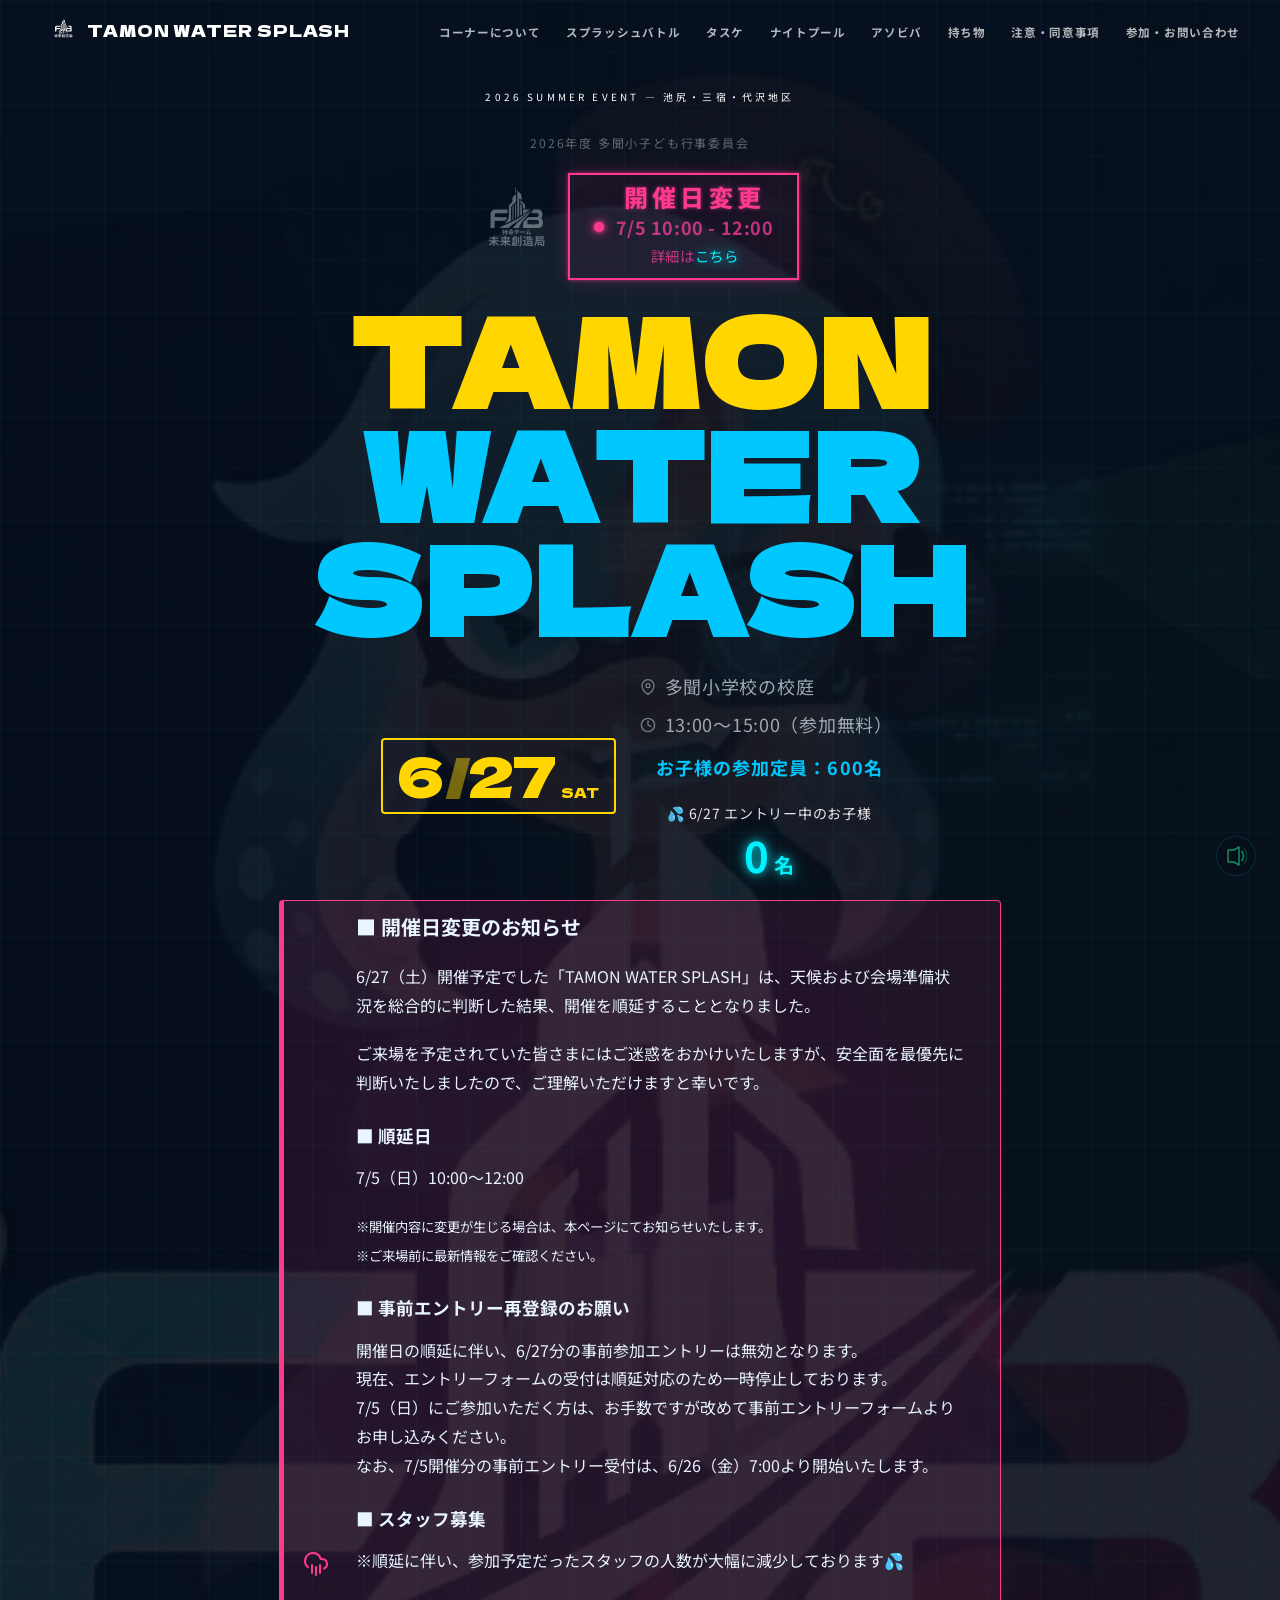
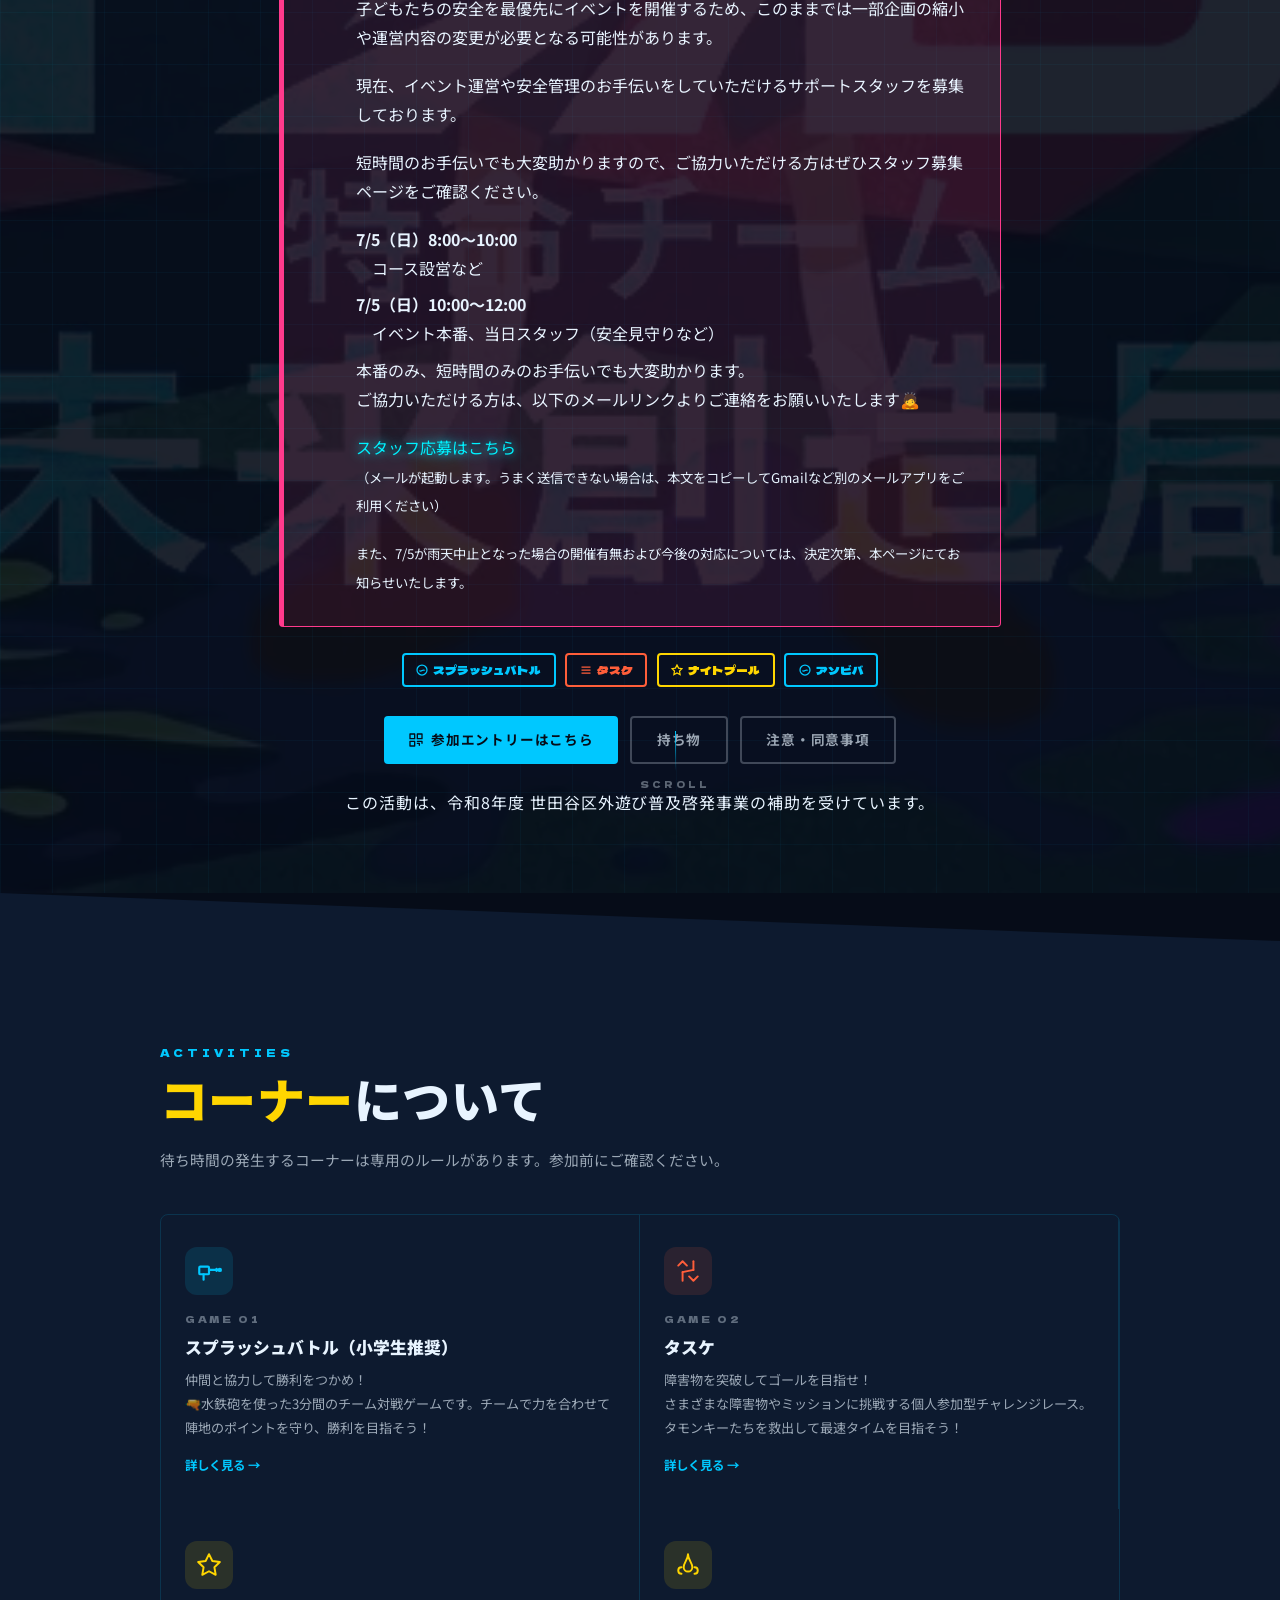
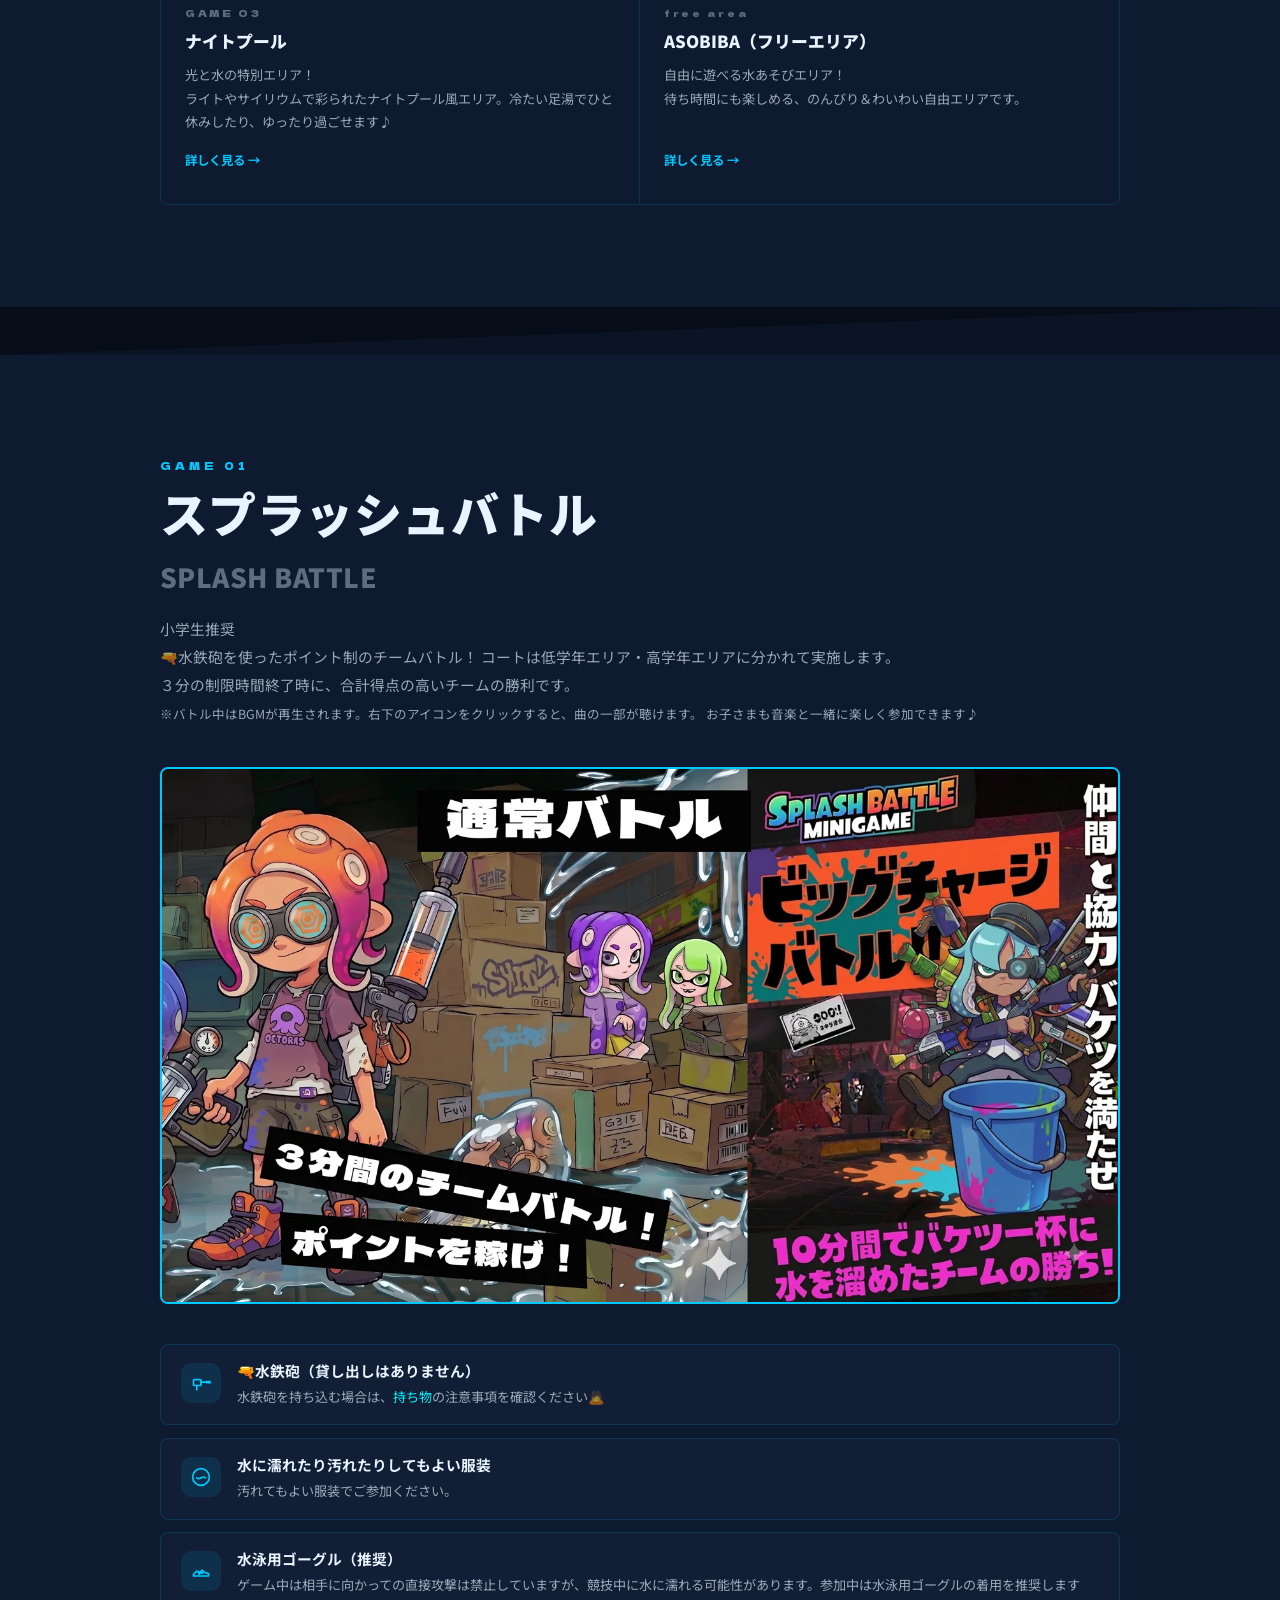
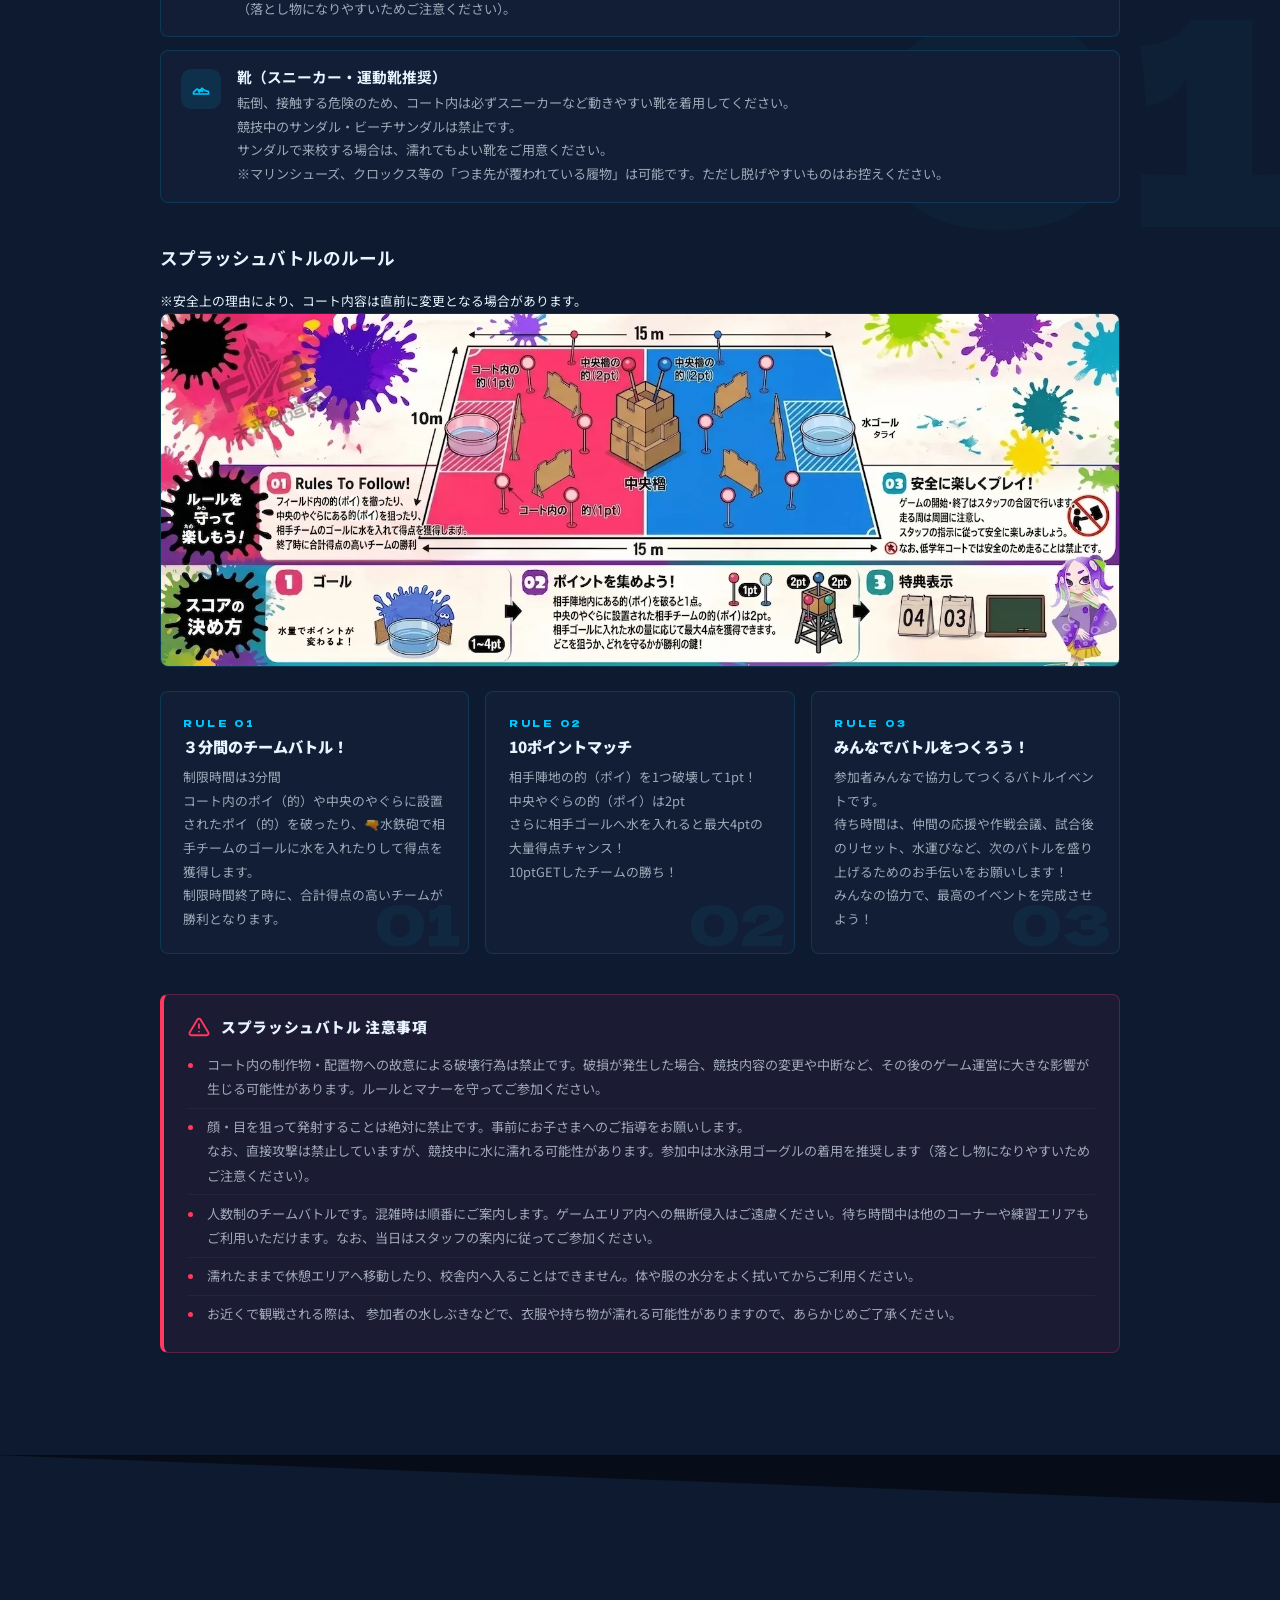
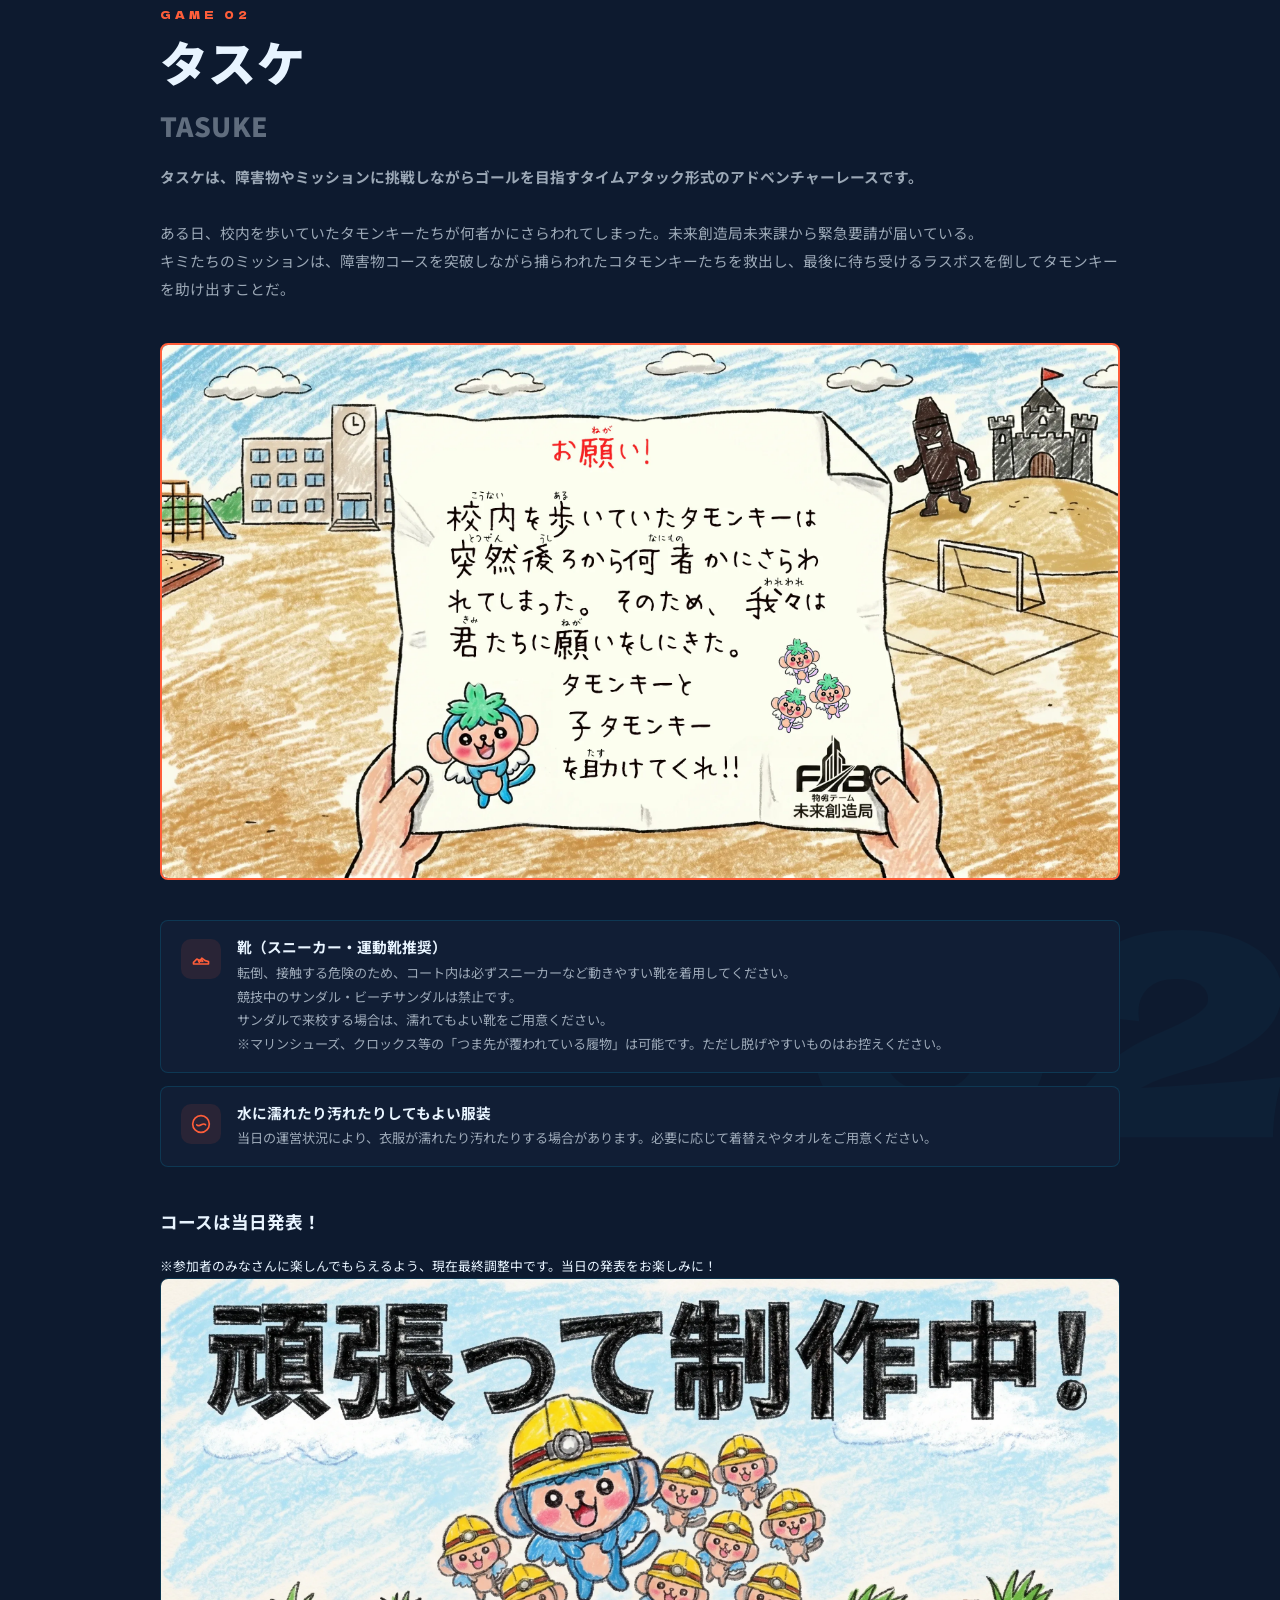
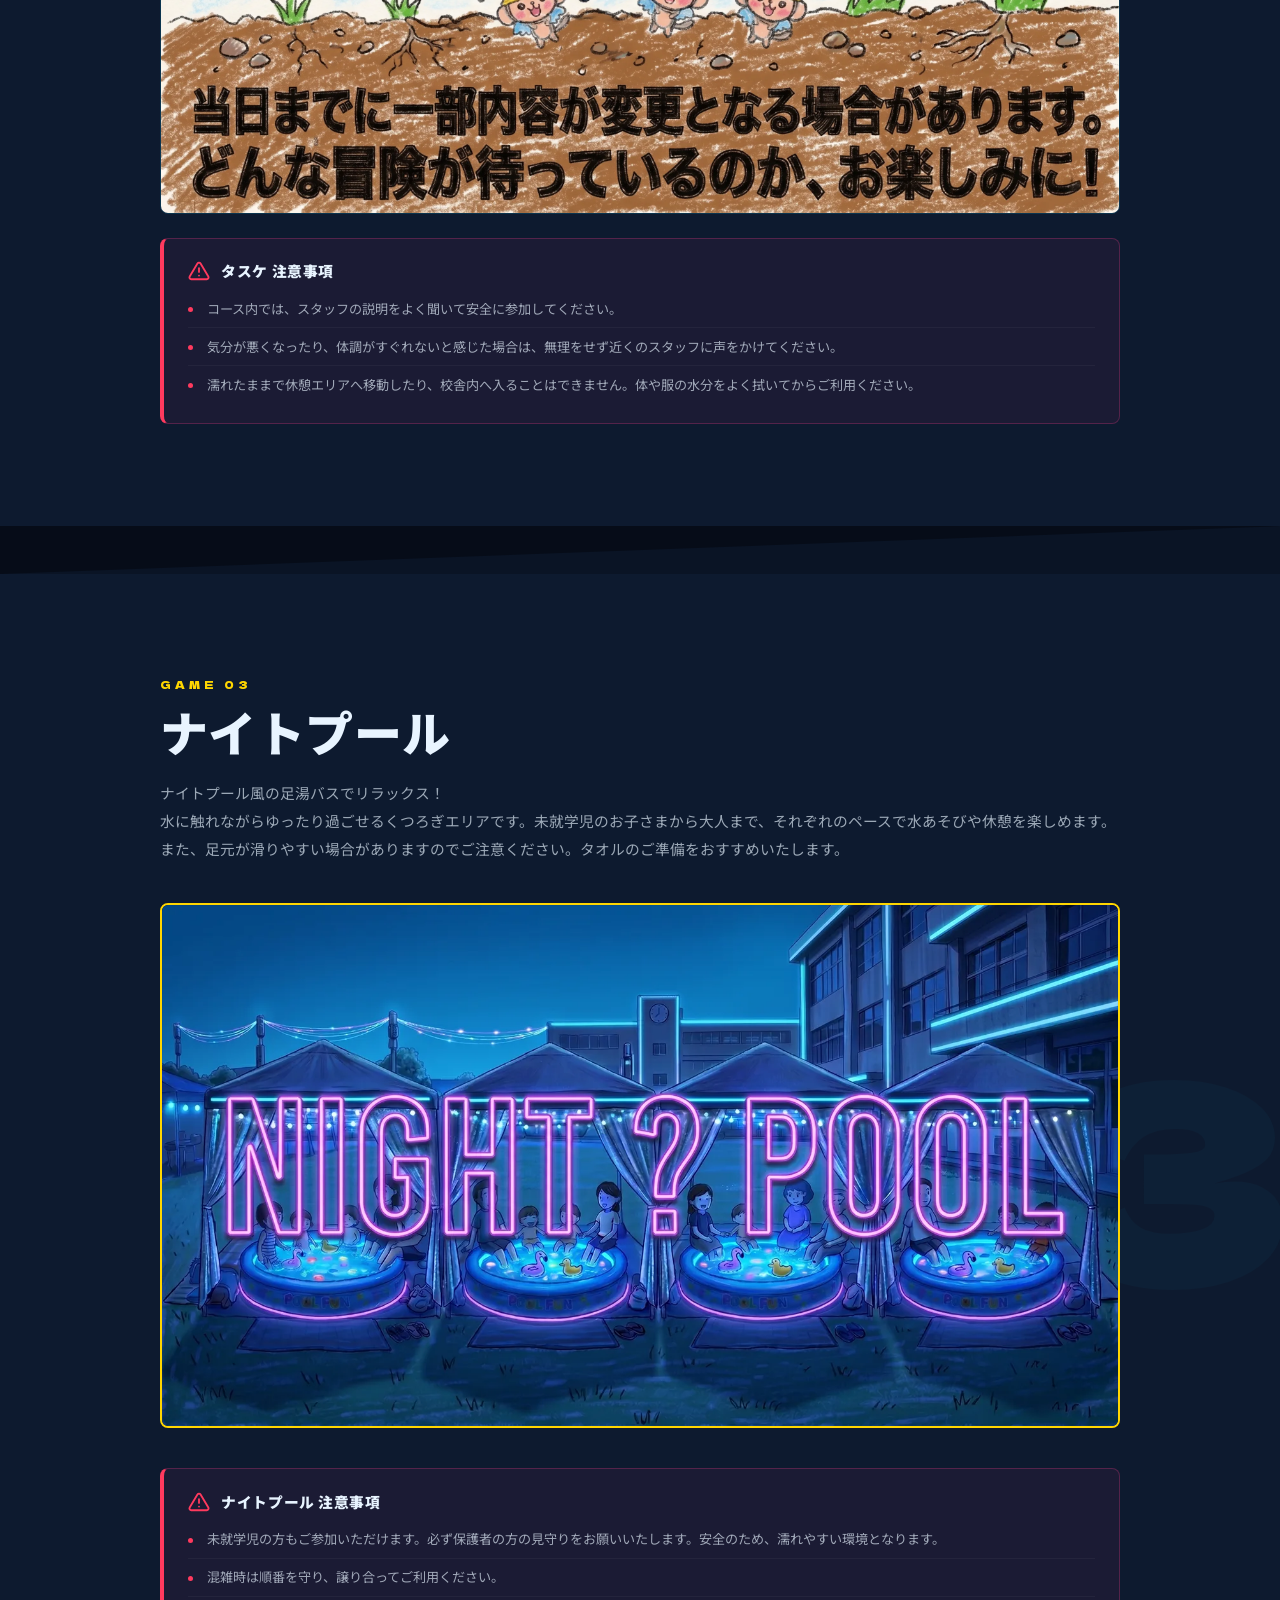
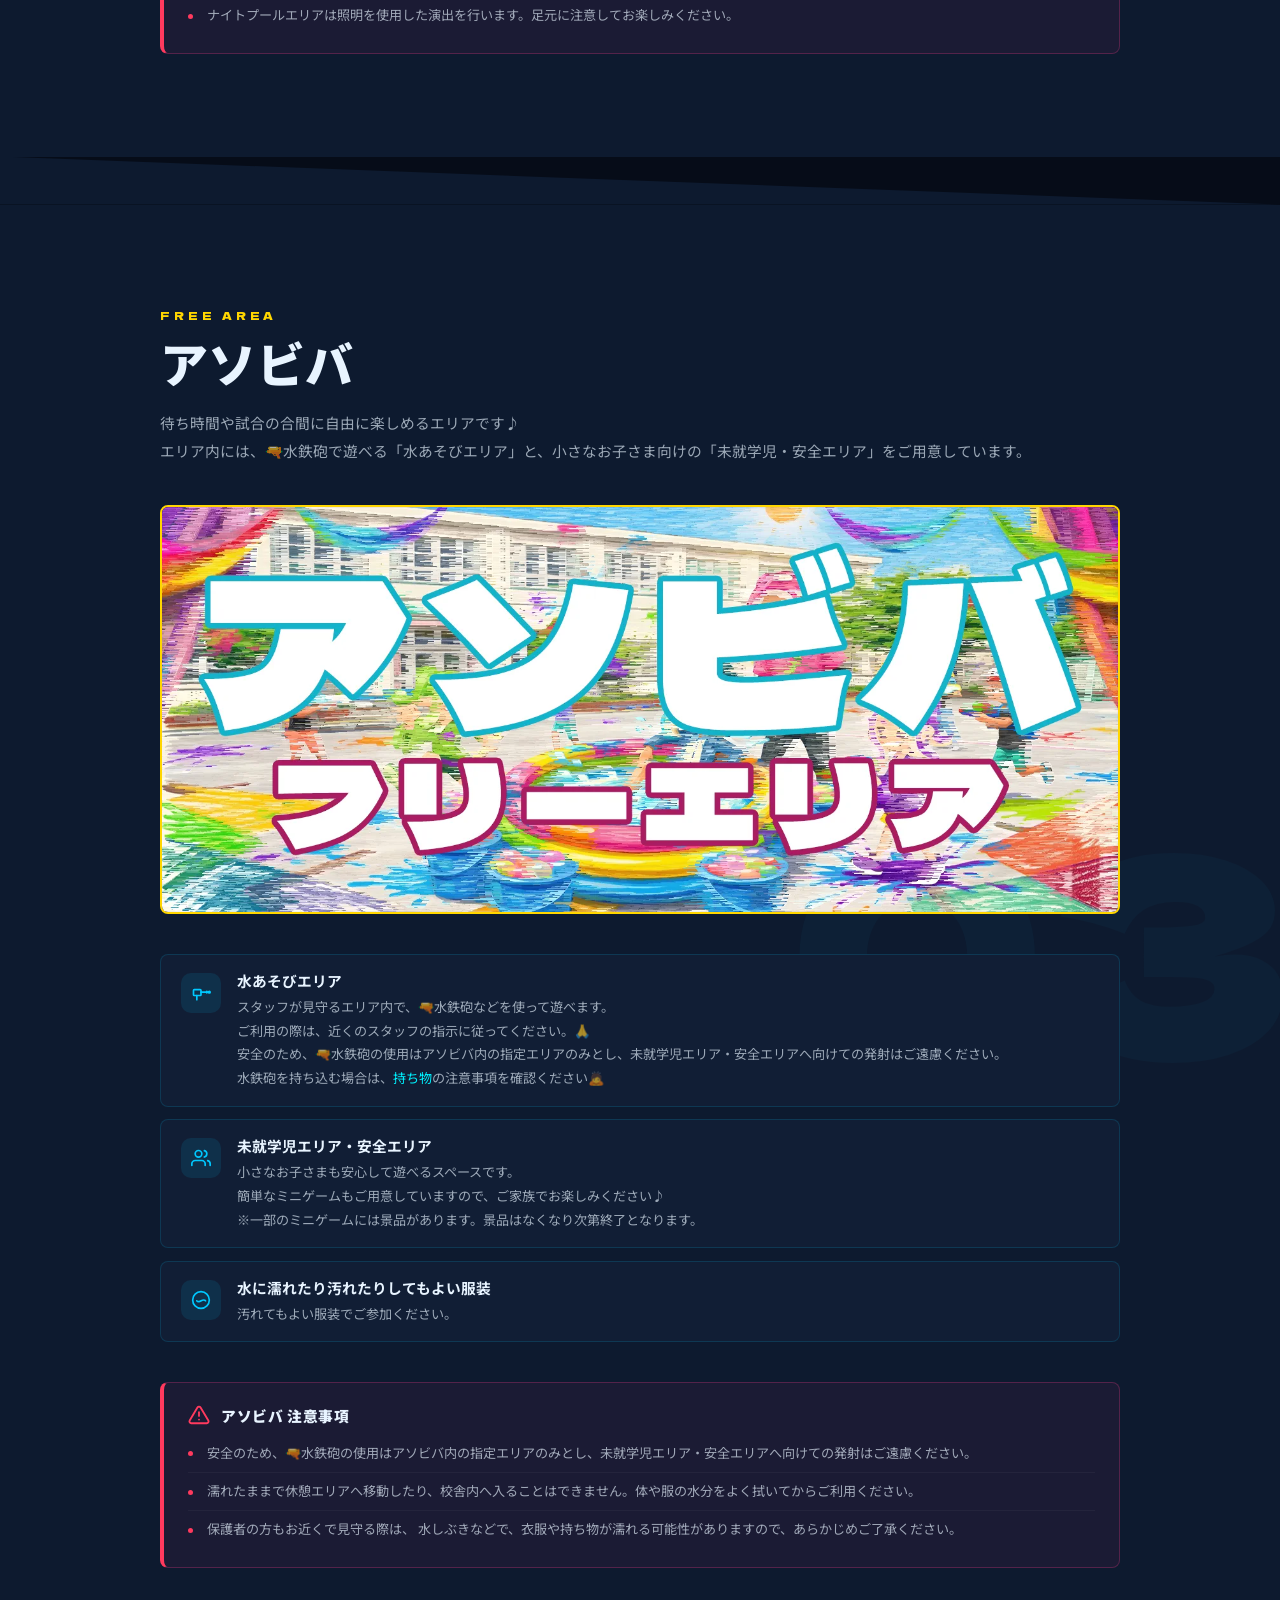
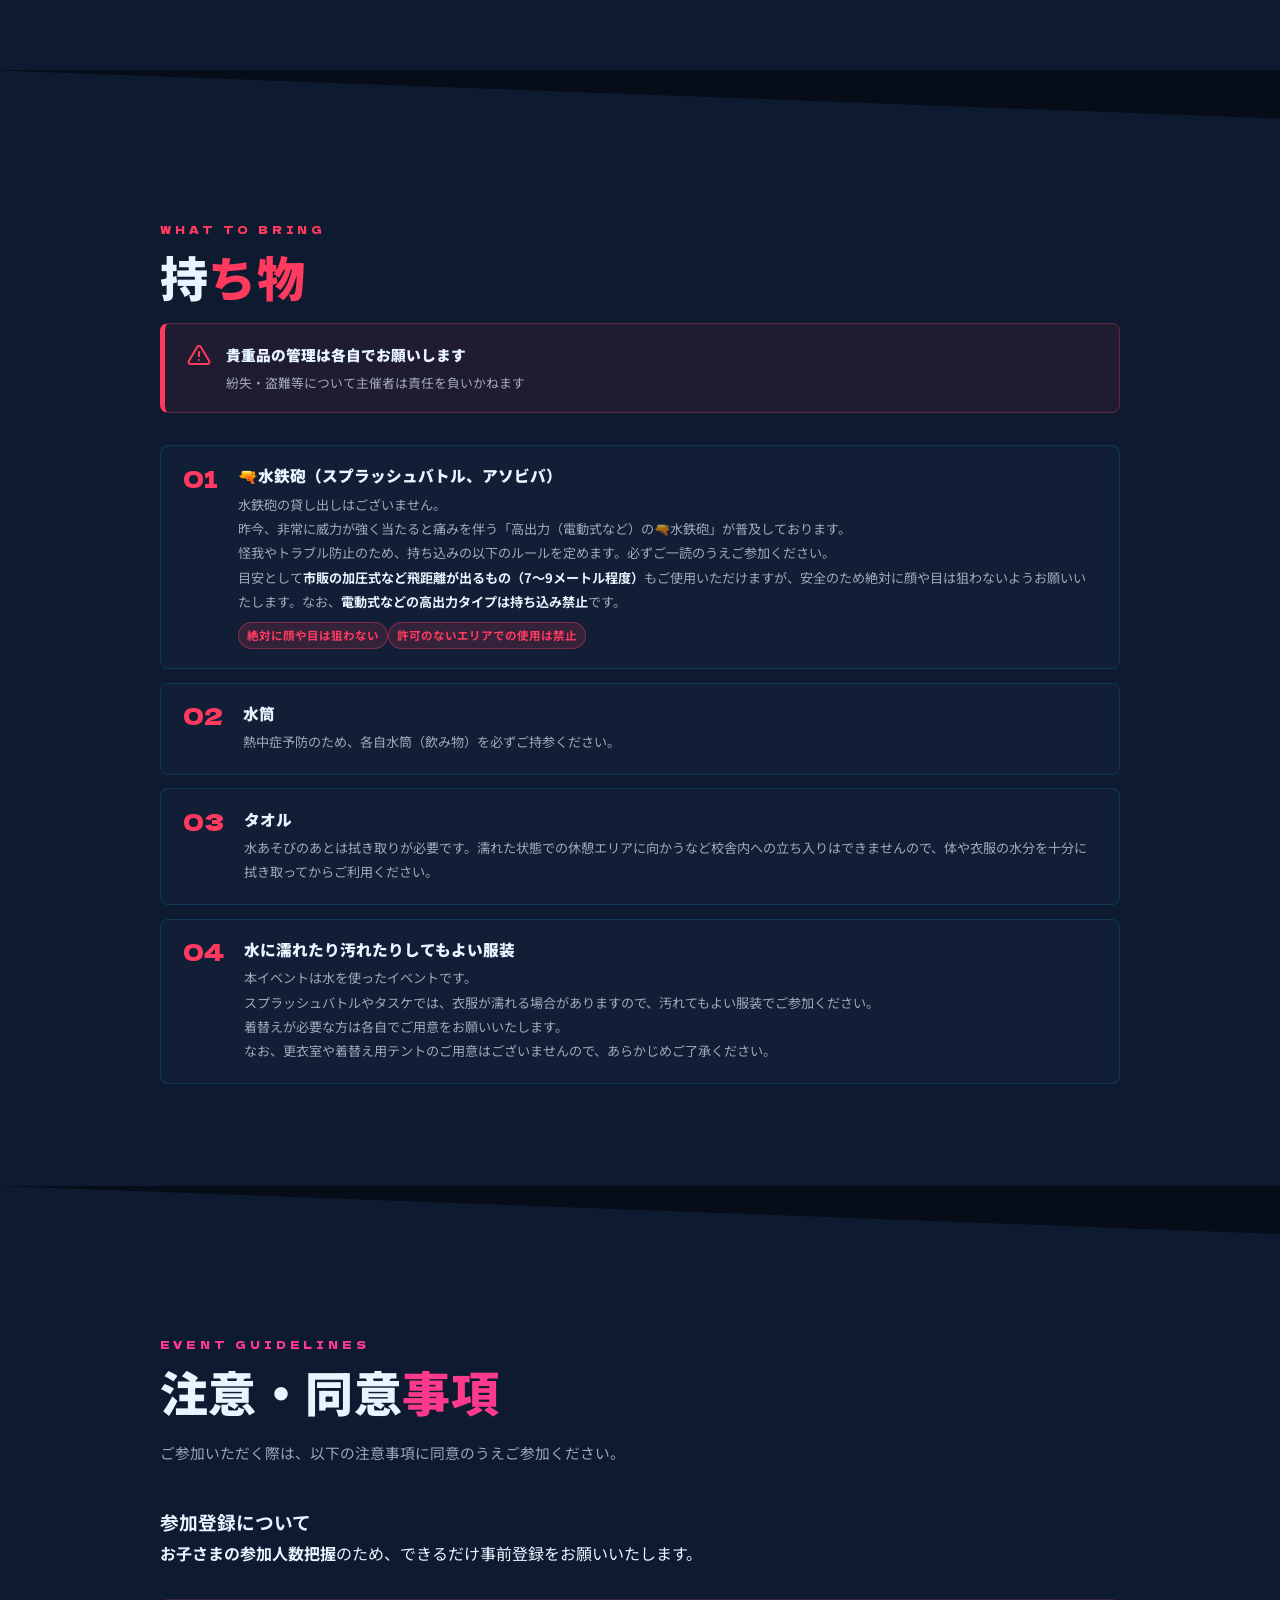
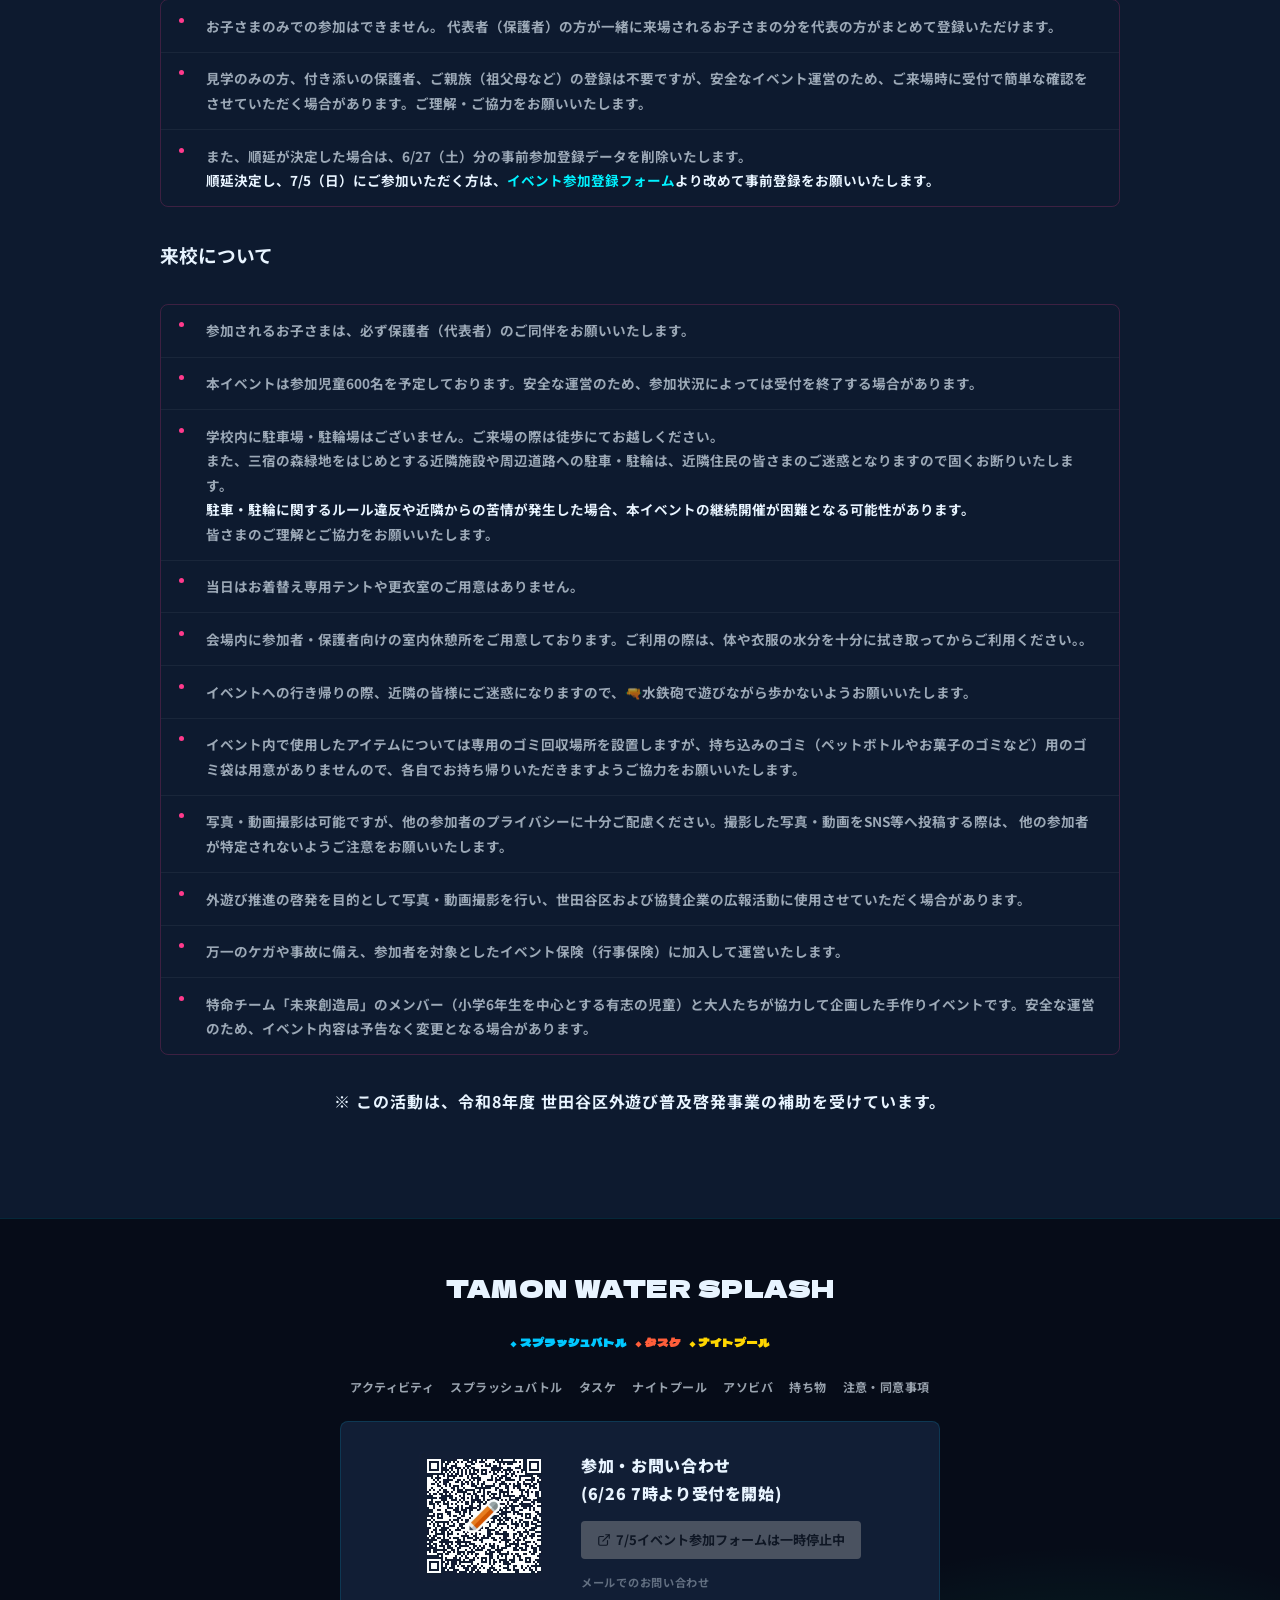
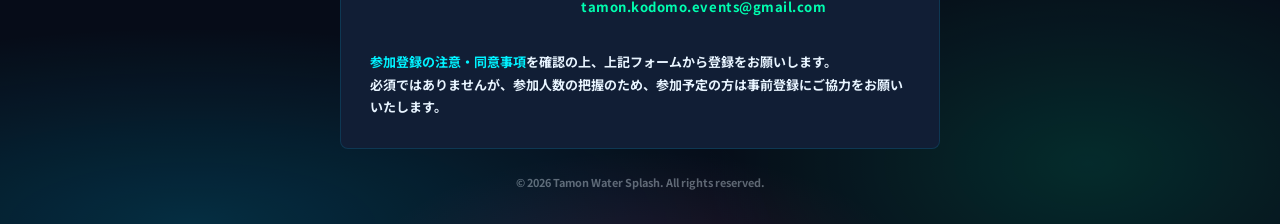
<file: 2.html>
<!DOCTYPE html>
<html lang="ja">

<head>
  <meta charset="UTF-8">
  <meta name="viewport" content="width=device-width, initial-scale=1.0">
  <meta name="googlebot" content="noindex, nofollow">
  <title>Tamon Water Splash 2026</title>
  <meta name="description"
    content="多聞ウォータースプラッシュ2026の公式サイト。スプラッシュバトル・タスケ・ナイトプール＆ミニゲームを楽しめる水あそびイベント。参加前に必ずルールと注意事項をご確認ください。">
  <link rel="preconnect" href="https://fonts.googleapis.com">
  <link rel="preconnect" href="https://fonts.gstatic.com" crossorigin>
  <link
    href="https://fonts.googleapis.com/css2?family=Dela+Gothic+One&family=Noto+Sans+JP:wght@400;500;700;900&display=swap"
    rel="stylesheet">
  <link rel="stylesheet" href="style.css?v=6">
  <link rel="icon" type="image/x-icon" href="/tamonwatersplash2026/favicon.ico">
  <link rel="icon" type="image/svg+xml" href="/tamonwatersplash2026/favicon.svg">
</head>

<body>

  <!-- ===================== MOBILE NAV ===================== -->
  <nav class="mobile-nav" id="mobileNav" role="dialog" aria-modal="true" aria-label="ナビゲーション">
    <button class="mobile-nav-close" id="navClose" aria-label="閉じる">&#10005;</button>
    <a href="#activities" data-color="splash" onclick="closeNav()">コーナーについて</a>
    <a href="#splash" data-color="splash" onclick="closeNav()">スプラッシュバトル</a>
    <a href="#tasuke" data-color="tasuke" onclick="closeNav()">タスケ</a>
    <a href="#night" data-color="mini" onclick="closeNav()">ナイトプール</a>
    <a href="#free" data-color="mini" onclick="closeNav()">アソビバ</a>
    <a href="#cautions" data-color="caution" onclick="closeNav()">持ち物</a>
    <a href="#overall-cautions" data-color="caution" onclick="closeNav()">注意・同意事項</a>
    <a href="#contact" data-color="contact" onclick="closeNav()">参加・お問い合わせ</a>
  </nav>

  <!-- ===================== HEADER ===================== -->
  <header class="site-header" id="siteHeader" role="banner">

    <a href="#" class="header-logo" aria-label="トップへ戻る"
      style="display: flex; align-items: center; gap: 12px; text-decoration: none; color: #FFFFFF; padding: 4px 12px;">
      <svg class="logo-svg" xmlns="http://www.w3.org/2000/svg" viewBox="0 0 1455 2048"
        style="height: 32px; width: auto; display: block;">
        <g transform="translate(0,2048) scale(0.1,-0.1)" fill="currentColor">
          <path d="M7051 16933 c-7 -318 -15 -581 -18 -585 -2 -5 0 -8 4 -8 5 0 43 35
86 78 l77 78 -2 479 -3 480 -55 27 c-30 15 -60 28 -66 28 -7 0 -14 -187 -23
-577z" />
          <path d="M7444 16824 c3 -9 6 -1244 6 -2745 0 -1501 3 -2729 8 -2729 6 0 315
178 359 207 9 6 13 441 15 1890 3 1865 4 1920 32 1874 4 -5 66 -49 139 -97
145 -97 293 -202 346 -245 19 -16 38 -26 42 -24 4 3 5 22 3 43 -11 117 -29
262 -55 457 -16 121 -34 254 -39 295 -40 304 -40 303 -75 356 -18 28 -80 93
-137 144 -56 51 -143 132 -193 180 -49 48 -115 109 -145 136 -30 27 -108 100
-174 162 -113 107 -145 131 -132 96z" />
          <path d="M7095 16122 c-55 -53 -193 -188 -308 -299 -166 -162 -219 -221 -266
-294 -76 -116 -78 -133 -87 -529 -7 -332 -11 -374 -49 -453 -33 -70 -70 -107
-389 -398 -189 -171 -231 -235 -272 -410 -16 -67 -18 -182 -24 -1219 -7 -1246
-4 -1177 -64 -1319 -37 -86 -75 -154 -169 -295 -79 -121 -265 -372 -370 -501
-31 -38 -102 -126 -158 -193 -55 -68 -99 -125 -97 -127 2 -2 46 18 98 44 81
40 165 78 495 226 28 12 111 48 185 80 74 32 225 100 335 150 l200 91 5 1410
5 1409 29 65 c49 109 106 177 297 360 100 96 301 292 446 435 l264 260 -1 803
c0 441 -1 802 -2 802 -2 0 -48 -44 -103 -98z" />
          <path d="M8058 14668 c2 -227 3 -233 25 -252 57 -47 329 -299 396 -367 111
-112 108 -98 136 -619 3 -52 8 -120 11 -152 l6 -56 146 -6 c81 -4 178 -9 215
-12 l68 -5 -6 83 c-3 46 -12 198 -21 338 -9 147 -21 277 -30 306 -17 61 -70
151 -122 209 -20 23 -70 79 -109 126 -70 81 -140 149 -343 330 -148 132 -358
309 -367 309 -4 0 -7 -105 -5 -232z" />
          <path d="M7096 14187 l-96 -94 0 -1491 c0 -821 3 -1492 6 -1492 3 0 48 24 100
53 l94 52 0 1533 c0 842 -2 1532 -4 1532 -2 0 -47 -42 -100 -93z" />
          <path d="M8060 14162 c0 -4 -1 -556 -2 -1227 -2 -932 1 -1219 10 -1218 6 2 84
51 173 109 l162 106 -7 632 c-4 347 -11 773 -16 946 -8 277 -12 322 -30 375
-11 32 -30 70 -43 83 -31 33 -247 204 -247 194z" />
          <path d="M6624 13738 c-84 -86 -139 -151 -155 -183 l-24 -50 -1 -1337 c-1
-736 2 -1338 6 -1338 5 0 52 21 104 46 l96 46 0 1307 0 1306 37 55 c20 30 47
68 60 83 20 25 23 39 23 113 0 46 -4 84 -8 84 -5 0 -67 -60 -138 -132z" />
          <path d="M10295 13004 c-135 -119 -559 -445 -885 -682 -45 -32 -757 -506 -795
-529 -11 -6 -73 -44 -138 -85 -146 -90 -261 -161 -307 -188 -19 -12 -75 -46
-125 -77 -49 -30 -108 -65 -130 -78 -22 -12 -83 -47 -135 -77 -106 -62 -279
-161 -355 -204 -27 -15 -111 -60 -185 -99 -74 -40 -218 -116 -320 -170 -102
-54 -234 -125 -295 -157 -258 -137 -871 -435 -1125 -548 -151 -67 -299 -133
-328 -146 -29 -13 -54 -24 -57 -24 -2 0 -64 -28 -137 -61 -73 -34 -149 -67
-168 -74 -98 -36 -444 -208 -735 -365 -134 -73 -295 -187 -295 -210 0 -4 300
-5 667 -3 368 1 787 3 933 3 l265 0 100 99 c55 54 125 118 156 142 31 24 101
80 155 124 114 92 146 117 309 240 134 101 123 93 271 194 60 41 143 97 184
126 166 115 278 191 335 229 94 62 559 397 670 483 55 42 146 111 202 153 106
81 371 289 600 473 117 94 190 154 293 241 14 11 50 41 80 66 154 126 510 436
745 650 188 171 614 589 600 589 -5 0 -28 -16 -50 -35z" />
          <path d="M2880 13019 c-179 -17 -370 -75 -489 -148 -200 -124 -348 -363 -413
-668 l-23 -108 -3 -1437 -3 -1438 420 0 420 0 3 678 3 677 28 48 c18 31 42 55
70 70 l42 22 1012 3 1011 2 92 132 c126 181 319 518 332 579 2 11 -215 12
-1192 10 -657 -2 -1242 0 -1299 4 l-103 8 5 231 c5 234 13 287 52 369 45 96
155 175 274 197 34 6 468 10 1182 10 l1129 0 0 385 0 385 -1232 -1 c-678 -1
-1271 -5 -1318 -10z" />
          <path d="M8630 12545 l0 -486 58 37 c31 21 143 91 247 157 360 226 658 433
936 648 47 37 102 77 122 90 20 13 37 27 37 32 0 4 -315 7 -700 7 l-700 0 0
-485z" />
          <path d="M10776 12998 c-82 -106 -315 -412 -360 -472 -29 -39 -87 -113 -130
-164 -49 -59 -72 -94 -64 -97 7 -3 304 -6 659 -7 l646 -3 69 -35 c79 -40 135
-105 160 -185 25 -76 30 -256 10 -333 -30 -118 -107 -196 -230 -233 -58 -18
-112 -19 -1003 -19 l-941 0 -239 -268 c-131 -148 -263 -298 -293 -333 -53 -61
-236 -269 -363 -414 l-62 -69 -3 -571 -2 -570 992 3 c2222 5 2171 4 2348 51
245 66 448 199 553 363 126 198 171 373 171 658 -1 286 -57 501 -176 672 -46
65 -157 163 -205 180 -18 7 -33 15 -33 18 0 4 39 47 88 96 147 150 204 289
231 569 15 146 -4 359 -46 515 -92 345 -313 565 -650 647 -108 26 -109 26
-604 30 l-497 4 -26 -33z m752 -2168 c96 -16 166 -46 222 -97 101 -90 134
-188 128 -378 -3 -109 -6 -126 -34 -185 -41 -87 -76 -126 -144 -160 -123 -62
-83 -60 -1161 -60 -900 0 -984 1 -1001 17 -17 15 -18 42 -18 428 0 440 -1 428
50 438 54 10 1896 7 1958 -3z" />
          <path d="M10195 12694 c-183 -179 -270 -263 -430 -414 -249 -234 -390 -366
-485 -452 -58 -52 -163 -148 -235 -213 -167 -152 -504 -443 -660 -570 -251
-205 -372 -302 -440 -355 -411 -318 -487 -381 -655 -545 -204 -198 -379 -392
-508 -561 -85 -111 -242 -339 -242 -350 0 -5 273 -9 607 -8 l608 1 31 89 c104
298 133 374 199 509 77 160 176 314 302 473 85 106 273 330 363 432 32 36 100
112 151 170 97 111 200 228 260 295 78 88 293 340 440 515 361 431 619 765
826 1068 17 26 35 52 40 57 5 6 12 16 17 23 22 36 -27 -6 -189 -164z" />
          <path d="M5055 8880 l-6 -55 -100 3 -99 4 0 -66 0 -65 103 -3 102 -3 0 -50 0
-50 -125 0 -125 0 -3 58 -3 57 -52 0 -52 0 3 110 3 110 -70 0 -71 0 0 -109 c0
-100 -2 -109 -20 -114 -28 -7 -31 2 -20 69 7 42 6 60 -2 65 -16 10 -96 21
-106 15 -5 -3 -12 -40 -15 -83 -6 -67 -33 -211 -52 -278 -5 -18 2 -25 44 -45
28 -13 53 -22 55 -19 2 2 13 33 24 69 19 63 20 65 56 68 l37 3 -3 -112 -3
-112 -103 -24 c-87 -21 -102 -28 -96 -42 3 -9 11 -36 16 -61 6 -25 13 -49 18
-53 4 -4 29 1 56 11 27 11 64 23 82 27 l32 7 0 -191 0 -191 70 0 70 0 0 214 0
213 43 17 c60 23 67 21 67 -18 l0 -34 184 5 c138 3 186 1 192 -8 4 -7 8 -65 8
-131 l1 -118 -83 0 c-82 0 -83 0 -76 -22 4 -13 13 -43 19 -68 11 -41 15 -45
46 -48 19 -2 63 -1 98 3 53 6 69 12 100 40 l36 33 3 156 4 156 36 2 c21 1 48
2 61 3 24 1 25 3 22 60 -1 33 -5 62 -7 64 -2 3 -27 5 -55 6 -28 1 -54 7 -58
13 -4 6 -5 29 -3 51 l4 40 66 3 66 3 0 60 0 60 -137 3 -137 3 0 54 0 55 110 0
111 0 -3 63 -3 62 -107 0 -107 0 -3 53 -3 54 -67 1 -67 2 -6 -55z m-275 -365
l0 -55 204 0 204 0 6 -35 c4 -20 4 -45 1 -56 -6 -19 -15 -19 -193 -17 l-187 3
-3 25 c-5 38 -14 41 -65 26 -25 -7 -48 -11 -51 -8 -8 8 -7 157 1 165 3 4 24 7
45 7 l38 0 0 -55z" />
          <path d="M6022 8885 c-28 -31 -79 -80 -114 -109 -74 -64 -255 -180 -304 -196
l-35 -12 41 -44 c22 -24 40 -49 40 -55 0 -22 59 0 151 56 85 52 117 61 105 29
-3 -8 -3 -21 0 -29 5 -13 42 -15 245 -15 l239 0 0 24 c0 13 3 32 6 41 6 14 9
14 28 2 12 -8 64 -38 116 -67 l94 -52 18 23 c10 13 32 41 48 61 33 40 36 48
19 48 -7 0 -62 25 -123 56 -119 60 -261 161 -341 243 l-49 51 -67 0 -67 0 -50
-55z m296 -245 c1 -3 -76 -4 -170 -3 -95 2 -175 3 -177 3 -2 0 36 38 85 84
l89 84 85 -81 c47 -45 86 -84 88 -87z" />
          <path d="M7595 8863 c-100 -38 -305 -71 -497 -79 -131 -6 -148 -9 -142 -23 3
-9 13 -38 21 -65 l15 -48 141 7 c78 4 147 8 152 8 10 2 25 -150 16 -159 -2 -2
-103 -4 -223 -4 l-219 0 3 -72 3 -73 212 0 c116 0 214 -3 217 -6 9 -9 -23
-110 -52 -159 -35 -61 -127 -157 -182 -188 -25 -14 -47 -27 -49 -29 -5 -4 10
-16 87 -69 l54 -38 34 19 c48 26 154 140 192 206 31 55 66 154 76 220 l6 36
120 7 c65 4 158 4 205 0 l86 -7 -3 74 -3 74 -203 3 -203 2 3 92 3 92 110 24
c163 35 170 37 169 46 -3 13 -94 126 -101 125 -5 0 -26 -7 -48 -16z" />
          <path d="M9596 8788 c-20 -90 -121 -400 -185 -568 -39 -104 -40 -105 -78 -112
-21 -4 -55 -7 -75 -7 -42 -1 -47 -15 -28 -75 5 -17 12 -44 15 -60 6 -28 6 -29
63 -23 143 15 413 48 529 64 71 9 148 17 173 18 l45 0 25 -62 c14 -34 28 -64
31 -67 5 -5 118 39 146 57 13 8 12 10 -63 166 -54 112 -158 297 -178 319 -10
10 -25 8 -77 -14 -35 -15 -66 -29 -68 -30 -2 -2 12 -31 32 -66 19 -35 47 -84
61 -110 l26 -47 -32 -5 c-144 -21 -363 -42 -388 -37 -24 5 -24 8 0 63 13 29
35 89 51 133 15 44 53 152 84 240 68 192 88 255 82 262 -3 2 -34 11 -69 18
-34 8 -72 17 -83 20 -18 5 -22 -2 -39 -77z" />
          <path d="M8073 8474 c-2 -6 -3 -46 -1 -88 l3 -78 485 1 485 1 3 85 c1 47 -1
85 -5 85 -722 5 -966 4 -970 -6z" />
          <path d="M5707 8423 c-4 -3 -7 -123 -7 -265 l0 -258 65 0 65 0 0 45 c0 40 3
45 23 46 12 0 73 0 135 -1 l112 -1 0 220 0 221 -193 0 c-107 0 -197 -3 -200
-7z m263 -213 l0 -90 -70 0 -70 0 0 90 0 90 70 0 70 0 0 -90z" />
          <path d="M6178 8423 c-9 -18 -8 -587 1 -592 5 -3 37 -4 71 -1 l62 5 -2 233 -1
232 86 0 86 0 -3 -117 -3 -118 -58 -3 c-59 -3 -59 -3 -51 -30 4 -15 10 -45 13
-67 l6 -40 65 3 c79 4 127 27 152 72 14 28 18 57 18 150 0 63 -3 152 -7 198
l-6 82 -213 0 c-117 0 -214 -3 -216 -7z" />
          <path d="M4898 8188 c-21 -12 -38 -28 -38 -36 0 -8 25 -45 55 -84 30 -39 56
-75 58 -82 2 -6 27 5 60 28 47 33 55 42 46 57 -15 30 -120 139 -133 139 -6 0
-28 -10 -48 -22z" />
          <path d="M2495 7588 c-3 -7 -6 -80 -7 -163 l-3 -150 -342 -3 -343 -2 0 -125 0
-125 314 0 c172 0 328 -3 345 -6 l31 -6 0 -144 0 -144 -429 0 c-334 0 -430 -3
-432 -12 -2 -7 -4 -65 -4 -128 l0 -115 358 -3 c196 -1 357 -6 357 -10 0 -4
-44 -57 -98 -117 -97 -108 -247 -241 -353 -312 -30 -20 -65 -44 -79 -53 -14
-9 -74 -43 -133 -74 -59 -32 -107 -61 -107 -65 0 -4 21 -27 46 -51 25 -25 68
-73 95 -107 l50 -62 47 26 c133 73 288 189 417 312 72 68 217 224 251 269 11
14 13 -46 14 -346 l0 -363 143 3 142 3 0 363 c0 199 3 361 7 360 4 -2 30 -30
58 -63 182 -212 415 -412 607 -522 l71 -41 39 56 c21 31 65 84 99 118 l61 61
-126 64 c-131 66 -243 137 -347 220 -67 53 -314 305 -314 320 0 5 149 9 359 9
198 0 362 3 364 8 3 4 2 62 -1 130 l-5 122 -433 0 -434 0 0 144 c0 125 2 145
17 150 9 4 165 6 347 6 l331 -2 0 127 0 126 -342 -1 c-215 0 -344 3 -348 9 -3
6 -7 79 -8 163 l-2 153 -138 3 c-104 2 -139 0 -142 -10z" />
          <path d="M4840 7465 l0 -125 -390 0 -390 0 0 -126 0 -126 180 4 c99 2 180 1
180 -3 0 -6 -114 -54 -177 -73 -30 -10 -29 -18 12 -86 37 -61 123 -249 132
-287 l5 -23 -216 0 -217 0 3 -127 3 -128 343 -3 c188 -1 342 -6 342 -10 0 -30
-265 -261 -419 -365 -63 -43 -268 -154 -312 -169 -10 -4 7 -27 51 -75 73 -78
94 -102 110 -132 6 -12 16 -21 22 -21 26 0 221 120 333 204 113 86 280 242
355 332 19 23 39 41 44 40 4 0 9 -147 10 -326 l1 -325 143 0 143 0 -1 333 c0
182 1 332 4 332 2 0 80 -76 173 -168 93 -93 196 -187 229 -210 32 -23 84 -59
115 -81 31 -22 95 -60 143 -86 l86 -47 20 24 c11 12 19 26 20 30 0 11 120 152
136 161 20 12 17 25 -8 33 -49 15 -228 109 -308 161 -121 80 -210 152 -323
262 l-98 96 348 5 348 5 3 128 3 127 -221 0 c-121 0 -220 2 -220 4 0 3 26 47
59 98 32 51 81 136 109 188 l50 96 -106 36 c-59 20 -108 40 -109 45 -2 4 73 6
167 5 l170 -4 0 126 0 126 -396 0 -395 0 2 123 1 122 -146 3 -146 3 0 -126z
m2 -607 c2 -152 -1 -232 -7 -235 -23 -8 -390 2 -370 11 49 22 123 54 153 65
17 8 32 16 32 20 0 26 -118 260 -169 335 -11 17 -18 32 -16 35 2 3 87 5 189 3
l185 -3 3 -231z m678 222 c0 -12 -118 -255 -160 -328 l-30 -53 23 -8 c99 -39
133 -54 142 -62 6 -6 -58 -8 -174 -7 l-183 3 -4 225 c-1 123 0 228 2 232 8 12
384 10 384 -2z" />
          <path d="M6793 7551 c-25 -44 -181 -228 -239 -282 -65 -60 -183 -152 -240
-187 l-54 -33 76 -99 c41 -55 79 -100 84 -100 4 0 13 7 20 15 7 8 19 15 27 15
13 0 14 -38 10 -287 -4 -248 -8 -302 -26 -388 -36 -161 -86 -303 -141 -394
-50 -85 -57 -101 -41 -101 4 0 47 -36 94 -80 l86 -81 54 93 c30 51 67 126 82
166 16 39 31 72 34 72 3 0 6 -80 6 -177 l0 -178 108 -3 c81 -2 107 0 109 10 0
7 1 20 2 28 1 13 31 15 194 18 l192 2 0 -25 0 -25 115 0 115 0 0 304 0 303
-385 0 c-211 -1 -387 1 -389 4 -3 3 -2 25 2 50 l8 44 362 3 362 2 0 330 0 330
-392 2 c-216 1 -415 1 -441 0 -26 -2 -55 1 -63 6 -13 7 -8 14 23 37 21 16 57
47 80 68 47 44 57 46 58 14 l0 -22 270 0 270 0 5 64 5 64 65 -61 65 -62 34 38
c18 20 56 61 83 91 l50 54 -59 56 c-59 56 -179 152 -283 226 -30 21 -74 56
-97 77 l-43 38 -117 0 -118 0 -22 -39z m280 -274 c53 -44 97 -83 97 -88 0 -5
-83 -9 -185 -9 -102 0 -185 4 -185 8 0 5 14 21 31 38 17 16 51 55 76 87 27 35
49 55 56 50 7 -3 56 -42 110 -86z m107 -582 l0 -45 -230 0 -230 0 0 45 0 45
230 0 230 0 0 -45z m-2 -240 l2 -45 -232 2 -233 3 -3 43 -3 42 234 0 234 0 1
-45z m47 -595 l0 -85 -187 -3 -188 -2 0 83 c0 46 3 87 7 91 4 3 88 5 187 4
l181 -3 0 -85z" />
          <path d="M9838 7468 l-3 -123 -74 2 c-40 1 -75 4 -78 6 -2 3 8 39 23 82 18 50
24 79 17 86 -5 5 -32 14 -59 19 -27 5 -69 14 -94 19 -82 18 -83 18 -106 -56
-42 -133 -129 -297 -211 -400 l-34 -42 70 -35 c38 -20 86 -45 106 -56 19 -11
40 -20 45 -20 5 0 32 33 60 73 82 117 62 107 210 107 l130 0 0 -100 0 -101
-182 1 c-101 0 -236 1 -301 0 l-118 0 3 -112 3 -113 725 0 725 0 3 113 3 112
-296 0 -295 0 0 100 0 101 243 -2 242 -1 3 108 3 109 -243 0 -243 0 -3 123 -3
122 -134 0 -134 0 -3 -122z" />
          <path d="M8047 7564 c-4 -4 -7 -402 -7 -885 l0 -878 -22 -15 c-18 -13 -53 -16
-170 -16 -96 0 -148 -4 -148 -10 0 -6 8 -27 18 -48 10 -20 26 -64 36 -97 31
-107 29 -105 88 -105 82 1 253 18 299 30 55 15 123 80 146 138 17 44 18 105
18 967 l0 920 -126 3 c-69 1 -128 -1 -132 -4z" />
          <path d="M8740 7483 c-52 -42 -95 -79 -95 -83 0 -4 23 -25 50 -47 44 -34 181
-177 273 -283 l30 -34 92 82 c51 45 97 82 101 82 26 0 -1 40 -88 130 -79 83
-252 232 -265 229 -2 0 -46 -35 -98 -76z" />
          <path d="M11202 7506 c-3 -6 -6 -190 -8 -410 -2 -403 -8 -503 -46 -761 -29
-202 -103 -412 -194 -557 -13 -21 -24 -40 -24 -42 0 -3 24 -23 53 -44 29 -22
78 -62 109 -91 l57 -52 27 43 c113 178 223 524 254 797 6 52 13 97 16 100 8 8
958 11 1133 4 l144 -6 -6 -191 c-7 -209 -34 -423 -61 -473 -28 -55 -97 -83
-159 -66 l-28 8 -2 295 -2 295 -452 3 -453 2 0 -370 0 -370 125 0 125 0 0 65
0 65 260 0 c244 0 260 -1 260 -18 0 -10 4 -22 9 -28 6 -5 21 -49 34 -99 l23
-90 105 -3 c109 -4 219 10 279 35 132 54 181 217 210 698 14 246 13 485 -2
485 -7 0 -351 0 -765 0 -488 0 -752 3 -755 10 -1 5 -1 39 0 75 l4 65 681 2
682 3 -3 310 c-1 171 -6 311 -10 313 -24 8 -1615 6 -1620 -2z m1341 -221 c14
-6 17 -21 17 -91 l0 -84 -545 0 -545 0 0 83 c0 46 2 86 5 89 8 8 1047 10 1068
3z m-325 -1227 l3 -98 -205 0 -205 0 -3 96 c-2 53 -2 97 0 99 2 1 94 2 205 1
l202 -1 3 -97z" />
          <path d="M7564 7316 c-2 -6 -3 -290 -2 -631 l3 -620 125 0 125 0 3 633 2 633
-126 -2 c-84 -1 -127 -5 -130 -13z" />
          <path d="M8624 6727 c-2 -7 -3 -65 -2 -128 l3 -114 133 -5 c72 -3 132 -8 132
-12 0 -5 0 -110 0 -235 l-1 -228 -77 -56 c-42 -31 -110 -78 -149 -103 -40 -26
-73 -49 -73 -50 0 -4 122 -259 127 -265 4 -6 87 64 201 169 51 47 97 87 103
89 6 1 36 -21 67 -51 99 -94 203 -141 387 -175 89 -16 158 -18 633 -17 293 1
534 3 537 6 2 2 12 33 21 69 8 35 31 95 49 134 18 38 32 71 30 73 -1 2 -67 -2
-146 -8 -421 -33 -962 -30 -1136 6 -134 27 -219 77 -285 168 l-28 39 0 347 0
347 -52 7 c-29 3 -147 6 -261 6 -162 0 -209 -3 -213 -13z" />
          <path d="M9420 6247 c0 -184 2 -336 4 -338 2 -2 58 -3 124 -1 109 3 120 5 125
23 5 18 16 19 297 19 283 0 292 -1 297 -20 5 -19 14 -20 134 -20 l129 0 0 335
0 335 -555 0 -555 0 0 -333z m850 18 l0 -105 -295 0 -295 0 0 105 0 105 295 0
295 0 0 -105z" />
        </g>
      </svg>
      <span style="font-family: " Dela Gothic One", sans-serif; font-size: 16px; font-weight: 400;">TAMON WATER
        SPLASH</span>
    </a>
    <nav aria-label="メインナビゲーション">
      <ul class="header-nav">
        <li><a href="#activities">コーナーについて</a></li>
        <li><a href="#splash" data-color="splash">スプラッシュバトル</a></li>
        <li><a href="#tasuke" data-color="tasuke">タスケ</a></li>
        <li><a href="#night" data-color="mini">ナイトプール</a></li>
        <li><a href="#free" data-color="mini">アソビバ</a></li>
        <li><a href="#cautions" data-color="caution">持ち物</a></li>
        <li><a href="#overall-cautions" data-color="caution">注意・同意事項</a></li>
        <li><a href="#contact" data-color="contact">参加・お問い合わせ</a></li>
      </ul>
    </nav>
    <button class="hamburger" id="hamburger" aria-label="メニューを開く" aria-expanded="false">
      <span></span><span></span><span></span>
    </button>
  </header>

  <!-- ===================== BGM PLAYER ===================== -->
  <!-- 常時表示の音符FABボタン -->
  <button class="bgm-fab" id="bgmFab" aria-label="BGMプレイヤーを開く" aria-expanded="false">
    <span class="bgm-fab-icon" aria-hidden="true">
      <svg width="22" height="22" viewBox="0 0 22 22" fill="none">
        <polygon points="3,5 9,5 14,2 14,20 9,17 3,17" fill="none" stroke="#1aff9c" stroke-width="1.5"
          stroke-linejoin="round" />
        <path d="M17 6.5 Q20 11 17 15.5" stroke="#1aff9c" stroke-width="1.5" fill="none" stroke-linecap="round" />
        <path d="M19.5 4 Q24 11 19.5 18" stroke="#1aff9c" stroke-width="1.3" fill="none" stroke-linecap="round"
          opacity="0.4" />
      </svg>
    </span>
  </button>

  <!-- 折りたたみパネル（FABの左横に展開） -->
  <div class="bgm-panel" id="bgmPanel" role="region" aria-label="BGMプレイヤー">
    <div class="bgm-top-row">
      <button class="bgm-btn" id="bgmBtn" aria-pressed="false" aria-label="BGMをONにする">
        <span class="bgm-icon" aria-hidden="true">
          <svg viewBox="0 0 24 24" fill="none" stroke="currentColor" stroke-width="2" stroke-linecap="round"
            stroke-linejoin="round">
            <polygon points="5 3 19 12 5 21 5 3" />
          </svg>
        </span>
        <span class="bgm-label" id="bgmLabel">BGM キク？</span>
      </button>
      <div class="bgm-visualizer" id="bgmViz" aria-hidden="true">
        <span></span><span></span><span></span><span></span>
      </div>
    </div>
    <div class="bgm-track-name" id="bgmTrackName" aria-live="polite">——</div>
    <div class="bgm-volume-row">
      <span class="bgm-vol-icon" aria-hidden="true">
        <svg viewBox="0 0 24 24" fill="none" stroke="currentColor" stroke-width="2" stroke-linecap="round"
          stroke-linejoin="round">
          <polygon points="11 5 6 9 2 9 2 15 6 15 11 19 11 5" />
          <path d="M19.07 4.93a10 10 0 0 1 0 14.14M15.54 8.46a5 5 0 0 1 0 7.07" />
        </svg>
      </span>
      <input class="bgm-volume" id="bgmVolume" type="range" min="0" max="1" step="0.01" value="0.6" aria-label="音量">
    </div>
    <div class="bgm-suno-credit">Created by A1 (Made with Suno)</div>
    <div class="bgm-track-pills" id="bgmTrackPills" aria-label="曲を選択">
      <button class="bgm-pill" data-index="0" aria-pressed="false">Tamon Splash</button>
      <button class="bgm-pill" data-index="1" aria-pressed="false">Squid Sprint</button>
      <button class="bgm-pill" data-index="2" aria-pressed="false">Ika Yo Battle</button>
    </div>
    <audio id="bgmAudio" preload="none"></audio>
  </div>

  <!-- ===================== HERO ===================== -->
  <section class="hero" aria-labelledby="heroTitle">
    <div class="hero-bg" aria-hidden="true"></div>
    <div class="hero-inner">
      <span class="hero-badge">2026 SUMMER EVENT — 池尻・三宿・代沢地区</span>
      <p class="hero-organizer">2026年度 多聞小子ども行事委員会</p>
      <div class="hero-logo-container" style="display: flex; justify-content: center; margin: 20px 0;">
        <svg class="hero-logo-svg" xmlns="http://www.w3.org/2000/svg" viewBox="0 0 1455 2048"
          style="height: 100px; width: auto; display: block; opacity: 0.38;">
          <g transform="translate(0,2048) scale(0.1,-0.1)" fill="#E8F4FF">
            <path d="M7051 16933 c-7 -318 -15 -581 -18 -585 -2 -5 0 -8 4 -8 5 0 43 35
86 78 l77 78 -2 479 -3 480 -55 27 c-30 15 -60 28 -66 28 -7 0 -14 -187 -23
-577z" />
            <path d="M7444 16824 c3 -9 6 -1244 6 -2745 0 -1501 3 -2729 8 -2729 6 0 315
178 359 207 9 6 13 441 15 1890 3 1865 4 1920 32 1874 4 -5 66 -49 139 -97
145 -97 293 -202 346 -245 19 -16 38 -26 42 -24 4 3 5 22 3 43 -11 117 -29
262 -55 457 -16 121 -34 254 -39 295 -40 304 -40 303 -75 356 -18 28 -80 93
-137 144 -56 51 -143 132 -193 180 -49 48 -115 109 -145 136 -30 27 -108 100
-174 162 -113 107 -145 131 -132 96z" />
            <path d="M7095 16122 c-55 -53 -193 -188 -308 -299 -166 -162 -219 -221 -266
-294 -76 -116 -78 -133 -87 -529 -7 -332 -11 -374 -49 -453 -33 -70 -70 -107
-389 -398 -189 -171 -231 -235 -272 -410 -16 -67 -18 -182 -24 -1219 -7 -1246
-4 -1177 -64 -1319 -37 -86 -75 -154 -169 -295 -79 -121 -265 -372 -370 -501
-31 -38 -102 -126 -158 -193 -55 -68 -99 -125 -97 -127 2 -2 46 18 98 44 81
40 165 78 495 226 28 12 111 48 185 80 74 32 225 100 335 150 l200 91 5 1410
5 1409 29 65 c49 109 106 177 297 360 100 96 301 292 446 435 l264 260 -1 803
c0 441 -1 802 -2 802 -2 0 -48 -44 -103 -98z" />
            <path d="M8058 14668 c2 -227 3 -233 25 -252 57 -47 329 -299 396 -367 111
-112 108 -98 136 -619 3 -52 8 -120 11 -152 l6 -56 146 -6 c81 -4 178 -9 215
-12 l68 -5 -6 83 c-3 46 -12 198 -21 338 -9 147 -21 277 -30 306 -17 61 -70
151 -122 209 -20 23 -70 79 -109 126 -70 81 -140 149 -343 330 -148 132 -358
309 -367 309 -4 0 -7 -105 -5 -232z" />
            <path d="M7096 14187 l-96 -94 0 -1491 c0 -821 3 -1492 6 -1492 3 0 48 24 100
53 l94 52 0 1533 c0 842 -2 1532 -4 1532 -2 0 -47 -42 -100 -93z" />
            <path d="M8060 14162 c0 -4 -1 -556 -2 -1227 -2 -932 1 -1219 10 -1218 6 2 84
51 173 109 l162 106 -7 632 c-4 347 -11 773 -16 946 -8 277 -12 322 -30 375
-11 32 -30 70 -43 83 -31 33 -247 204 -247 194z" />
            <path d="M6624 13738 c-84 -86 -139 -151 -155 -183 l-24 -50 -1 -1337 c-1
-736 2 -1338 6 -1338 5 0 52 21 104 46 l96 46 0 1307 0 1306 37 55 c20 30 47
68 60 83 20 25 23 39 23 113 0 46 -4 84 -8 84 -5 0 -67 -60 -138 -132z" />
            <path d="M10295 13004 c-135 -119 -559 -445 -885 -682 -45 -32 -757 -506 -795
-529 -11 -6 -73 -44 -138 -85 -146 -90 -261 -161 -307 -188 -19 -12 -75 -46
-125 -77 -49 -30 -108 -65 -130 -78 -22 -12 -83 -47 -135 -77 -106 -62 -279
-161 -355 -204 -27 -15 -111 -60 -185 -99 -74 -40 -218 -116 -320 -170 -102
-54 -234 -125 -295 -157 -258 -137 -871 -435 -1125 -548 -151 -67 -299 -133
-328 -146 -29 -13 -54 -24 -57 -24 -2 0 -64 -28 -137 -61 -73 -34 -149 -67
-168 -74 -98 -36 -444 -208 -735 -365 -134 -73 -295 -187 -295 -210 0 -4 300
-5 667 -3 368 1 787 3 933 3 l265 0 100 99 c55 54 125 118 156 142 31 24 101
80 155 124 114 92 146 117 309 240 134 101 123 93 271 194 60 41 143 97 184
126 166 115 278 191 335 229 94 62 559 397 670 483 55 42 146 111 202 153 106
81 371 289 600 473 117 94 190 154 293 241 14 11 50 41 80 66 154 126 510 436
745 650 188 171 614 589 600 589 -5 0 -28 -16 -50 -35z" />
            <path d="M2880 13019 c-179 -17 -370 -75 -489 -148 -200 -124 -348 -363 -413
-668 l-23 -108 -3 -1437 -3 -1438 420 0 420 0 3 678 3 677 28 48 c18 31 42 55
70 70 l42 22 1012 3 1011 2 92 132 c126 181 319 518 332 579 2 11 -215 12
-1192 10 -657 -2 -1242 0 -1299 4 l-103 8 5 231 c5 234 13 287 52 369 45 96
155 175 274 197 34 6 468 10 1182 10 l1129 0 0 385 0 385 -1232 -1 c-678 -1
-1271 -5 -1318 -10z" />
            <path d="M8630 12545 l0 -486 58 37 c31 21 143 91 247 157 360 226 658 433
936 648 47 37 102 77 122 90 20 13 37 27 37 32 0 4 -315 7 -700 7 l-700 0 0
-485z" />
            <path d="M10776 12998 c-82 -106 -315 -412 -360 -472 -29 -39 -87 -113 -130
-164 -49 -59 -72 -94 -64 -97 7 -3 304 -6 659 -7 l646 -3 69 -35 c79 -40 135
-105 160 -185 25 -76 30 -256 10 -333 -30 -118 -107 -196 -230 -233 -58 -18
-112 -19 -1003 -19 l-941 0 -239 -268 c-131 -148 -263 -298 -293 -333 -53 -61
-236 -269 -363 -414 l-62 -69 -3 -571 -2 -570 992 3 c2222 5 2171 4 2348 51
245 66 448 199 553 363 126 198 171 373 171 658 -1 286 -57 501 -176 672 -46
65 -157 163 -205 180 -18 7 -33 15 -33 18 0 4 39 47 88 96 147 150 204 289
231 569 15 146 -4 359 -46 515 -92 345 -313 565 -650 647 -108 26 -109 26
-604 30 l-497 4 -26 -33z m752 -2168 c96 -16 166 -46 222 -97 101 -90 134
-188 128 -378 -3 -109 -6 -126 -34 -185 -41 -87 -76 -126 -144 -160 -123 -62
-83 -60 -1161 -60 -900 0 -984 1 -1001 17 -17 15 -18 42 -18 428 0 440 -1 428
50 438 54 10 1896 7 1958 -3z" />
            <path d="M10195 12694 c-183 -179 -270 -263 -430 -414 -249 -234 -390 -366
-485 -452 -58 -52 -163 -148 -235 -213 -167 -152 -504 -443 -660 -570 -251
-205 -372 -302 -440 -355 -411 -318 -487 -381 -655 -545 -204 -198 -379 -392
-508 -561 -85 -111 -242 -339 -242 -350 0 -5 273 -9 607 -8 l608 1 31 89 c104
298 133 374 199 509 77 160 176 314 302 473 85 106 273 330 363 432 32 36 100
112 151 170 97 111 200 228 260 295 78 88 293 340 440 515 361 431 619 765
826 1068 17 26 35 52 40 57 5 6 12 16 17 23 22 36 -27 -6 -189 -164z" />
            <path d="M5055 8880 l-6 -55 -100 3 -99 4 0 -66 0 -65 103 -3 102 -3 0 -50 0
-50 -125 0 -125 0 -3 58 -3 57 -52 0 -52 0 3 110 3 110 -70 0 -71 0 0 -109 c0
-100 -2 -109 -20 -114 -28 -7 -31 2 -20 69 7 42 6 60 -2 65 -16 10 -96 21
-106 15 -5 -3 -12 -40 -15 -83 -6 -67 -33 -211 -52 -278 -5 -18 2 -25 44 -45
28 -13 53 -22 55 -19 2 2 13 33 24 69 19 63 20 65 56 68 l37 3 -3 -112 -3
-112 -103 -24 c-87 -21 -102 -28 -96 -42 3 -9 11 -36 16 -61 6 -25 13 -49 18
-53 4 -4 29 1 56 11 27 11 64 23 82 27 l32 7 0 -191 0 -191 70 0 70 0 0 214 0
213 43 17 c60 23 67 21 67 -18 l0 -34 184 5 c138 3 186 1 192 -8 4 -7 8 -65 8
-131 l1 -118 -83 0 c-82 0 -83 0 -76 -22 4 -13 13 -43 19 -68 11 -41 15 -45
46 -48 19 -2 63 -1 98 3 53 6 69 12 100 40 l36 33 3 156 4 156 36 2 c21 1 48
2 61 3 24 1 25 3 22 60 -1 33 -5 62 -7 64 -2 3 -27 5 -55 6 -28 1 -54 7 -58
13 -4 6 -5 29 -3 51 l4 40 66 3 66 3 0 60 0 60 -137 3 -137 3 0 54 0 55 110 0
111 0 -3 63 -3 62 -107 0 -107 0 -3 53 -3 54 -67 1 -67 2 -6 -55z m-275 -365
l0 -55 204 0 204 0 6 -35 c4 -20 4 -45 1 -56 -6 -19 -15 -19 -193 -17 l-187 3
-3 25 c-5 38 -14 41 -65 26 -25 -7 -48 -11 -51 -8 -8 8 -7 157 1 165 3 4 24 7
45 7 l38 0 0 -55z" />
            <path d="M6022 8885 c-28 -31 -79 -80 -114 -109 -74 -64 -255 -180 -304 -196
l-35 -12 41 -44 c22 -24 40 -49 40 -55 0 -22 59 0 151 56 85 52 117 61 105 29
-3 -8 -3 -21 0 -29 5 -13 42 -15 245 -15 l239 0 0 24 c0 13 3 32 6 41 6 14 9
14 28 2 12 -8 64 -38 116 -67 l94 -52 18 23 c10 13 32 41 48 61 33 40 36 48
19 48 -7 0 -62 25 -123 56 -119 60 -261 161 -341 243 l-49 51 -67 0 -67 0 -50
-55z m296 -245 c1 -3 -76 -4 -170 -3 -95 2 -175 3 -177 3 -2 0 36 38 85 84
l89 84 85 -81 c47 -45 86 -84 88 -87z" />
            <path d="M7595 8863 c-100 -38 -305 -71 -497 -79 -131 -6 -148 -9 -142 -23 3
-9 13 -38 21 -65 l15 -48 141 7 c78 4 147 8 152 8 10 2 25 -150 16 -159 -2 -2
-103 -4 -223 -4 l-219 0 3 -72 3 -73 212 0 c116 0 214 -3 217 -6 9 -9 -23
-110 -52 -159 -35 -61 -127 -157 -182 -188 -25 -14 -47 -27 -49 -29 -5 -4 10
-16 87 -69 l54 -38 34 19 c48 26 154 140 192 206 31 55 66 154 76 220 l6 36
120 7 c65 4 158 4 205 0 l86 -7 -3 74 -3 74 -203 3 -203 2 3 92 3 92 110 24
c163 35 170 37 169 46 -3 13 -94 126 -101 125 -5 0 -26 -7 -48 -16z" />
            <path d="M9596 8788 c-20 -90 -121 -400 -185 -568 -39 -104 -40 -105 -78 -112
-21 -4 -55 -7 -75 -7 -42 -1 -47 -15 -28 -75 5 -17 12 -44 15 -60 6 -28 6 -29
63 -23 143 15 413 48 529 64 71 9 148 17 173 18 l45 0 25 -62 c14 -34 28 -64
31 -67 5 -5 118 39 146 57 13 8 12 10 -63 166 -54 112 -158 297 -178 319 -10
10 -25 8 -77 -14 -35 -15 -66 -29 -68 -30 -2 -2 12 -31 32 -66 19 -35 47 -84
61 -110 l26 -47 -32 -5 c-144 -21 -363 -42 -388 -37 -24 5 -24 8 0 63 13 29
35 89 51 133 15 44 53 152 84 240 68 192 88 255 82 262 -3 2 -34 11 -69 18
-34 8 -72 17 -83 20 -18 5 -22 -2 -39 -77z" />
            <path d="M8073 8474 c-2 -6 -3 -46 -1 -88 l3 -78 485 1 485 1 3 85 c1 47 -1
85 -5 85 -722 5 -966 4 -970 -6z" />
            <path d="M5707 8423 c-4 -3 -7 -123 -7 -265 l0 -258 65 0 65 0 0 45 c0 40 3
45 23 46 12 0 73 0 135 -1 l112 -1 0 220 0 221 -193 0 c-107 0 -197 -3 -200
-7z m263 -213 l0 -90 -70 0 -70 0 0 90 0 90 70 0 70 0 0 -90z" />
            <path d="M6178 8423 c-9 -18 -8 -587 1 -592 5 -3 37 -4 71 -1 l62 5 -2 233 -1
232 86 0 86 0 -3 -117 -3 -118 -58 -3 c-59 -3 -59 -3 -51 -30 4 -15 10 -45 13
-67 l6 -40 65 3 c79 4 127 27 152 72 14 28 18 57 18 150 0 63 -3 152 -7 198
l-6 82 -213 0 c-117 0 -214 -3 -216 -7z" />
            <path d="M4898 8188 c-21 -12 -38 -28 -38 -36 0 -8 25 -45 55 -84 30 -39 56
-75 58 -82 2 -6 27 5 60 28 47 33 55 42 46 57 -15 30 -120 139 -133 139 -6 0
-28 -10 -48 -22z" />
            <path d="M2495 7588 c-3 -7 -6 -80 -7 -163 l-3 -150 -342 -3 -343 -2 0 -125 0
-125 314 0 c172 0 328 -3 345 -6 l31 -6 0 -144 0 -144 -429 0 c-334 0 -430 -3
-432 -12 -2 -7 -4 -65 -4 -128 l0 -115 358 -3 c196 -1 357 -6 357 -10 0 -4
-44 -57 -98 -117 -97 -108 -247 -241 -353 -312 -30 -20 -65 -44 -79 -53 -14
-9 -74 -43 -133 -74 -59 -32 -107 -61 -107 -65 0 -4 21 -27 46 -51 25 -25 68
-73 95 -107 l50 -62 47 26 c133 73 288 189 417 312 72 68 217 224 251 269 11
14 13 -46 14 -346 l0 -363 143 3 142 3 0 363 c0 199 3 361 7 360 4 -2 30 -30
58 -63 182 -212 415 -412 607 -522 l71 -41 39 56 c21 31 65 84 99 118 l61 61
-126 64 c-131 66 -243 137 -347 220 -67 53 -314 305 -314 320 0 5 149 9 359 9
198 0 362 3 364 8 3 4 2 62 -1 130 l-5 122 -433 0 -434 0 0 144 c0 125 2 145
17 150 9 4 165 6 347 6 l331 -2 0 127 0 126 -342 -1 c-215 0 -344 3 -348 9 -3
6 -7 79 -8 163 l-2 153 -138 3 c-104 2 -139 0 -142 -10z" />
            <path d="M4840 7465 l0 -125 -390 0 -390 0 0 -126 0 -126 180 4 c99 2 180 1
180 -3 0 -6 -114 -54 -177 -73 -30 -10 -29 -18 12 -86 37 -61 123 -249 132
-287 l5 -23 -216 0 -217 0 3 -127 3 -128 343 -3 c188 -1 342 -6 342 -10 0 -30
-265 -261 -419 -365 -63 -43 -268 -154 -312 -169 -10 -4 7 -27 51 -75 73 -78
94 -102 110 -132 6 -12 16 -21 22 -21 26 0 221 120 333 204 113 86 280 242
355 332 19 23 39 41 44 40 4 0 9 -147 10 -326 l1 -325 143 0 143 0 -1 333 c0
182 1 332 4 332 2 0 80 -76 173 -168 93 -93 196 -187 229 -210 32 -23 84 -59
115 -81 31 -22 95 -60 143 -86 l86 -47 20 24 c11 12 19 26 20 30 0 11 120 152
136 161 20 12 17 25 -8 33 -49 15 -228 109 -308 161 -121 80 -210 152 -323
262 l-98 96 348 5 348 5 3 128 3 127 -221 0 c-121 0 -220 2 -220 4 0 3 26 47
59 98 32 51 81 136 109 188 l50 96 -106 36 c-59 20 -108 40 -109 45 -2 4 73 6
167 5 l170 -4 0 126 0 126 -396 0 -395 0 2 123 1 122 -146 3 -146 3 0 -126z
m2 -607 c2 -152 -1 -232 -7 -235 -23 -8 -390 2 -370 11 49 22 123 54 153 65
17 8 32 16 32 20 0 26 -118 260 -169 335 -11 17 -18 32 -16 35 2 3 87 5 189 3
l185 -3 3 -231z m678 222 c0 -12 -118 -255 -160 -328 l-30 -53 23 -8 c99 -39
133 -54 142 -62 6 -6 -58 -8 -174 -7 l-183 3 -4 225 c-1 123 0 228 2 232 8 12
384 10 384 -2z" />
            <path d="M6793 7551 c-25 -44 -181 -228 -239 -282 -65 -60 -183 -152 -240
-187 l-54 -33 76 -99 c41 -55 79 -100 84 -100 4 0 13 7 20 15 7 8 19 15 27 15
13 0 14 -38 10 -287 -4 -248 -8 -302 -26 -388 -36 -161 -86 -303 -141 -394
-50 -85 -57 -101 -41 -101 4 0 47 -36 94 -80 l86 -81 54 93 c30 51 67 126 82
166 16 39 31 72 34 72 3 0 6 -80 6 -177 l0 -178 108 -3 c81 -2 107 0 109 10 0
7 1 20 2 28 1 13 31 15 194 18 l192 2 0 -25 0 -25 115 0 115 0 0 304 0 303
-385 0 c-211 -1 -387 1 -389 4 -3 3 -2 25 2 50 l8 44 362 3 362 2 0 330 0 330
-392 2 c-216 1 -415 1 -441 0 -26 -2 -55 1 -63 6 -13 7 -8 14 23 37 21 16 57
47 80 68 47 44 57 46 58 14 l0 -22 270 0 270 0 5 64 5 64 65 -61 65 -62 34 38
c18 20 56 61 83 91 l50 54 -59 56 c-59 56 -179 152 -283 226 -30 21 -74 56
-97 77 l-43 38 -117 0 -118 0 -22 -39z m280 -274 c53 -44 97 -83 97 -88 0 -5
-83 -9 -185 -9 -102 0 -185 4 -185 8 0 5 14 21 31 38 17 16 51 55 76 87 27 35
49 55 56 50 7 -3 56 -42 110 -86z m107 -582 l0 -45 -230 0 -230 0 0 45 0 45
230 0 230 0 0 -45z m-2 -240 l2 -45 -232 2 -233 3 -3 43 -3 42 234 0 234 0 1
-45z m47 -595 l0 -85 -187 -3 -188 -2 0 83 c0 46 3 87 7 91 4 3 88 5 187 4
l181 -3 0 -85z" />
            <path d="M9838 7468 l-3 -123 -74 2 c-40 1 -75 4 -78 6 -2 3 8 39 23 82 18 50
24 79 17 86 -5 5 -32 14 -59 19 -27 5 -69 14 -94 19 -82 18 -83 18 -106 -56
-42 -133 -129 -297 -211 -400 l-34 -42 70 -35 c38 -20 86 -45 106 -56 19 -11
40 -20 45 -20 5 0 32 33 60 73 82 117 62 107 210 107 l130 0 0 -100 0 -101
-182 1 c-101 0 -236 1 -301 0 l-118 0 3 -112 3 -113 725 0 725 0 3 113 3 112
-296 0 -295 0 0 100 0 101 243 -2 242 -1 3 108 3 109 -243 0 -243 0 -3 123 -3
122 -134 0 -134 0 -3 -122z" />
            <path d="M8047 7564 c-4 -4 -7 -402 -7 -885 l0 -878 -22 -15 c-18 -13 -53 -16
-170 -16 -96 0 -148 -4 -148 -10 0 -6 8 -27 18 -48 10 -20 26 -64 36 -97 31
-107 29 -105 88 -105 82 1 253 18 299 30 55 15 123 80 146 138 17 44 18 105
18 967 l0 920 -126 3 c-69 1 -128 -1 -132 -4z" />
            <path d="M8740 7483 c-52 -42 -95 -79 -95 -83 0 -4 23 -25 50 -47 44 -34 181
-177 273 -283 l30 -34 92 82 c51 45 97 82 101 82 26 0 -1 40 -88 130 -79 83
-252 232 -265 229 -2 0 -46 -35 -98 -76z" />
            <path d="M11202 7506 c-3 -6 -6 -190 -8 -410 -2 -403 -8 -503 -46 -761 -29
-202 -103 -412 -194 -557 -13 -21 -24 -40 -24 -42 0 -3 24 -23 53 -44 29 -22
78 -62 109 -91 l57 -52 27 43 c113 178 223 524 254 797 6 52 13 97 16 100 8 8
958 11 1133 4 l144 -6 -6 -191 c-7 -209 -34 -423 -61 -473 -28 -55 -97 -83
-159 -66 l-28 8 -2 295 -2 295 -452 3 -453 2 0 -370 0 -370 125 0 125 0 0 65
0 65 260 0 c244 0 260 -1 260 -18 0 -10 4 -22 9 -28 6 -5 21 -49 34 -99 l23
-90 105 -3 c109 -4 219 10 279 35 132 54 181 217 210 698 14 246 13 485 -2
485 -7 0 -351 0 -765 0 -488 0 -752 3 -755 10 -1 5 -1 39 0 75 l4 65 681 2
682 3 -3 310 c-1 171 -6 311 -10 313 -24 8 -1615 6 -1620 -2z m1341 -221 c14
-6 17 -21 17 -91 l0 -84 -545 0 -545 0 0 83 c0 46 2 86 5 89 8 8 1047 10 1068
3z m-325 -1227 l3 -98 -205 0 -205 0 -3 96 c-2 53 -2 97 0 99 2 1 94 2 205 1
l202 -1 3 -97z" />
            <path d="M7564 7316 c-2 -6 -3 -290 -2 -631 l3 -620 125 0 125 0 3 633 2 633
-126 -2 c-84 -1 -127 -5 -130 -13z" />
            <path d="M8624 6727 c-2 -7 -3 -65 -2 -128 l3 -114 133 -5 c72 -3 132 -8 132
-12 0 -5 0 -110 0 -235 l-1 -228 -77 -56 c-42 -31 -110 -78 -149 -103 -40 -26
-73 -49 -73 -50 0 -4 122 -259 127 -265 4 -6 87 64 201 169 51 47 97 87 103
89 6 1 36 -21 67 -51 99 -94 203 -141 387 -175 89 -16 158 -18 633 -17 293 1
534 3 537 6 2 2 12 33 21 69 8 35 31 95 49 134 18 38 32 71 30 73 -1 2 -67 -2
-146 -8 -421 -33 -962 -30 -1136 6 -134 27 -219 77 -285 168 l-28 39 0 347 0
347 -52 7 c-29 3 -147 6 -261 6 -162 0 -209 -3 -213 -13z" />
            <path d="M9420 6247 c0 -184 2 -336 4 -338 2 -2 58 -3 124 -1 109 3 120 5 125
23 5 18 16 19 297 19 283 0 292 -1 297 -20 5 -19 14 -20 134 -20 l129 0 0 335
0 335 -555 0 -555 0 0 -333z m850 18 l0 -105 -295 0 -295 0 0 105 0 105 295 0
295 0 0 -105z" />
          </g>
        </svg>
        <!--開催、順延表示-->
        <!-- ▼▼▼ 開催状況バッジ — 前日・当日に status を変更して使う ▼▼▼ -->
        <!-- status="hidden"  → 非表示（イベント前） -->
        <!-- status="go"      → 決行 -->
        <!-- status="delay"   → 順延 -->
        <!-- 順延バッジ -->
        <div id="event-status" data-status="delay" style="margin-left: 1rem;">
          <div class="neon-badge neon-go">
            <div class="neon-dot"></div>
            <div class="neon-text">
              <div class="neon-word">事前登録OK</div>
              <div class="neon-sub">6/2713:00 - 15:00</div>
            </div>
          </div>
          <div class="neon-badge neon-delay">
            <div class="neon-dot"></div>
            <div class="neon-text">
              <div class="neon-word">開催日変更</div>
              <div class="neon-sub"><strong style="font-size: large;">7/5 10:00 - 12:00</strong><Br>詳細は<a href="#arr"
                  style="color: #00f2ff;text-shadow: 0 0 10px rgba(0, 242, 255, 0.8), 0 0 20px rgba(0, 242, 255, 0.4);">こちら</a>
              </div>
            </div>
          </div>
        </div>
        <!--/開催、順延表示-->
      </div>
      <h1 class="hero-title" id="heroTitle">
        <span class="yellow">TAMON</span>
        <span class="cyan">WATER SPLASH</span>
      </h1>
      <div id="event-status" data-status="hidden" style="margin-top: 0.75rem;">
        <div class="hero-event-info">
          <div class="hero-event-date">
            <span class="event-date-main">6<span class="slash">/</span>27</span>
            <span class="event-date-sub">SAT</span>
          </div>
          <div class="hero-event-detail">
            <div class="event-detail-row">
              <svg class="d-icon" viewBox="0 0 24 24" fill="none" stroke="currentColor" stroke-width="2"
                stroke-linecap="round" stroke-linejoin="round">
                <path d="M21 10c0 7-9 13-9 13s-9-6-9-13a9 9 0 0 1 18 0z" />
                <circle cx="12" cy="10" r="3" />
              </svg>
              多聞小学校の校庭
            </div>
            <div class="event-detail-row">
              <svg class="d-icon" viewBox="0 0 24 24" fill="none" stroke="currentColor" stroke-width="2"
                stroke-linecap="round" stroke-linejoin="round">
                <circle cx="12" cy="12" r="10" />
                <polyline points="12 6 12 12 16 14" />
              </svg>
              13:00〜15:00（参加無料）
            </div>
            <!-- 参加無料と定員のエリア（強制的に改行させる設定を追加） -->
            <div class="event-detail-row free-badge"
              style="display: block !important; white-space: normal !important; text-align: center;">
              <div style="font-weight: bold;">お子様の参加定員：600名</div>
            </div>

            <!-- カウンターのエリア -->
            <div class="event-detail-row" style="display: block !important; text-align: center;">
              <div class="attendee-counter-simple" style="margin-top:5px;">
                <span class="attendee-label"
                  style="display: block; font-size: 14px; color: #fff; opacity: 0.9; margin-bottom: 5px;">💦
                  6/27 エントリー中のお子様</span>
                <div class="attendee-value"
                  style="font-size: 42px; font-weight: bold; color: #00f2ff; text-shadow: 0 0 10px rgba(0, 242, 255, 0.8), 0 0 20px rgba(0, 242, 255, 0.4); line-height: 1.2;">
                  <span id="attendee-count">---</span><span style="font-size: 20px; margin-left: 4px;">名</span>
                </div>
              </div>
            </div>

            <script>
              async function updateCount() {
                const url = "https://script.google.com/macros/s/AKfycbzKkOpnFxPPx2av4e6AuzBWlSuNH_VLjDzr9c--a8ACQtbavlBo1UnTWmZAtTSLHBqeUw/exec";
                try {
                  const res = await fetch(url);
                  const data = await res.json();
                  document.getElementById('attendee-count').innerText = data.count;
                } catch (e) {
                  console.error("エラーが発生しました:", e);
                  document.getElementById('attendee-count').innerText = "0";
                }
              }

              // ★ これを追加してください（ページ読み込み時に実行）
              updateCount();
              // ★ ついでに30秒ごとに自動更新するようにしておくと便利です
              setInterval(updateCount, 30000);
            </script>

          </div>
        </div>

        <div class="hero-rain-banner" role="alert" id="arr">
          <svg class="rain-icon" viewBox="0 0 24 24" fill="none" stroke="currentColor" stroke-width="2"
            stroke-linecap="round" stroke-linejoin="round">
            <line x1="16" y1="13" x2="16" y2="21" />
            <line x1="8" y1="13" x2="8" y2="21" />
            <line x1="12" y1="15" x2="12" y2="23" />
            <path d="M20 16.58A5 5 0 0 0 18 7h-1.26A8 8 0 1 0 4 15.25" />
          </svg>
          <div class="notice notice--postponement">
            <h3 class="notice__heading">開催日変更のお知らせ</h3>

            <p>
              6/27（土）開催予定でした「TAMON WATER SPLASH」は、天候および会場準備状況を総合的に判断した結果、開催を順延することとなりました。
            </p>

            <p>ご来場を予定されていた皆さまにはご迷惑をおかけいたしますが、安全面を最優先に判断いたしましたので、ご理解いただけますと幸いです。</p>

            <h4 class="notice__subheading">順延日</h4>
            <p>7/5（日）10:00～12:00</p>
            <p><small>※開催内容に変更が生じる場合は、本ページにてお知らせいたします。<br>
                ※ご来場前に最新情報をご確認ください。</small></p>

            <h4 class="notice__subheading">事前エントリー再登録のお願い</h4>

            <p>開催日の順延に伴い、6/27分の事前参加エントリーは無効となります。<Br>
              現在、エントリーフォームの受付は順延対応のため一時停止しております。<br>
              7/5（日）にご参加いただく方は、お手数ですが改めて事前エントリーフォームよりお申し込みください。<br>
              なお、7/5開催分の事前エントリー受付は、6/26（金）7:00より開始いたします。
            </p>

            <h4 class="notice__subheading">スタッフ募集</h4>
            <p>※順延に伴い、参加予定だったスタッフの人数が大幅に減少しております💦</p>

            <p>子どもたちの安全を最優先にイベントを開催するため、このままでは一部企画の縮小や運営内容の変更が必要となる可能性があります。</p>

            <p>現在、イベント運営や安全管理のお手伝いをしていただけるサポートスタッフを募集しております。</p>

            <p>短時間のお手伝いでも大変助かりますので、ご協力いただける方はぜひスタッフ募集ページをご確認ください。</p>

            <dl class="notice__schedule">
              <dt>7/5（日）8:00～10:00</dt>
              <dd>コース設営など</dd>

              <dt>7/5（日）10:00～12:00</dt>
              <dd>イベント本番、当日スタッフ（安全見守りなど）</dd>
            </dl>

            <p>本番のみ、短時間のみのお手伝いでも大変助かります。<br>
              ご協力いただける方は、以下のメールリンクよりご連絡をお願いいたします🙇</p>

            <p class="notice__chat-link">
              <a href="mailto:tamon.kodomo.events@gmail.com?subject=%E3%80%906%2F27%20TAMON%20WATER%20SPLASH%E3%80%91%E3%82%B9%E3%82%BF%E3%83%83%E3%83%95%E5%BF%9C%E5%8B%9F&body=%E5%A4%9A%E8%81%9E%E3%82%A6%E3%82%A9%E3%83%BC%E3%82%BF%E3%83%BC%E3%82%B9%E3%83%97%E3%83%A9%E3%83%83%E3%82%B7%E3%83%A5%E3%81%AE%E3%81%8A%E6%89%8B%E4%BC%9D%E3%81%84%E3%82%92%E5%B8%8C%E6%9C%9B%E3%81%97%E3%81%BE%E3%81%99%E3%80%82%0D%0A%0D%0A%E3%80%90%E3%81%8A%E5%90%8D%E5%89%8D%E3%80%91%0D%0A%0D%0A%E3%80%90%E5%8F%82%E5%8A%A0%E5%8F%AF%E8%83%BD%E6%97%A5%E6%99%82%E3%80%91%0D%0A%E2%80%BB%E5%8F%82%E5%8A%A0%E3%81%A7%E3%81%8D%E3%81%AA%E3%81%84%E6%97%A5%E6%99%82%E3%81%AF%E5%89%8A%E9%99%A4%E3%81%97%E3%81%A6%E3%81%8F%E3%81%A0%E3%81%95%E3%81%84%0D%0A%0D%0A6%2F26%EF%BC%88%E9%87%91%EF%BC%89%E5%89%8D%E6%97%A5%E6%BA%96%E5%82%99%2017%3A00%EF%BD%9E20%3A00%0D%0A6%2F27%EF%BC%88%E5%9C%9F%EF%BC%89%E5%BD%93%E6%97%A5%E6%BA%96%E5%82%99%2010%3A00%EF%BD%9E12%3A00%0D%0A6%2F27%EF%BC%88%E5%9C%9F%EF%BC%89%E6%9C%AC%E7%95%AA%2013%3A00%EF%BD%9E15%3A00%0D%0A%0D%0A%E3%80%90%E9%A0%86%E5%BB%B6%E6%99%82%E3%80%91%0D%0A7%2F4%EF%BC%88%E5%9C%9F%EF%BC%89%E5%89%8D%E6%97%A5%E6%BA%96%E5%82%99%2016%3A00%EF%BD%9E19%3A00%0D%0A7%2F5%EF%BC%88%E6%97%A5%EF%BC%89%E5%BD%93%E6%97%A5%E6%BA%96%E5%82%99%2008%3A00%EF%BD%9E%EF%BC%88%E8%A9%B3%E7%B4%B0%E3%81%AF%E3%81%BE%E3%81%9F%E3%81%8A%E7%9F%A5%E3%82%89%E3%81%9B%E3%81%97%E3%81%BE%E3%81%99%EF%BC%89%0D%0A7%2F5%EF%BC%88%E6%97%A5%EF%BC%89%E6%9C%AC%E7%95%AA%2010%3A00%EF%BD%9E12%3A00"
                style="color:#00f2ff;text-shadow:0 0 10px rgba(0,242,255,.8),0 0 20px rgba(0,242,255,.4);">
                スタッフ応募はこちら<br>
              </a>
              <small>（メールが起動します。うまく送信できない場合は、本文をコピーしてGmailなど別のメールアプリをご利用ください）</small>
            </p>

            <p>
              <small>
                また、7/5が雨天中止となった場合の開催有無および今後の対応については、決定次第、本ページにてお知らせいたします。</small>
            </p>
          </div>
        </div>

        <div class="hero-games" role="list">
          <a href="#splash" class="hero-game-tag splash" role="listitem">
            <svg width="12" height="12" viewBox="0 0 24 24" fill="none" stroke="currentColor" stroke-width="2.5">
              <path d="M12 2C6.5 2 2 6.5 2 12s4.5 10 10 10 10-4.5 10-10S17.5 2 12 2z" />
              <path d="M7 13s.5 1 2.5 1 3.5-2 5.5-2 2.5 1 2.5 1" />
            </svg>
            スプラッシュバトル
          </a>
          <a href="#tasuke" class="hero-game-tag tasuke" role="listitem">
            <svg width="12" height="12" viewBox="0 0 24 24" fill="none" stroke="currentColor" stroke-width="2.5">
              <path d="M3 12h18M3 6h18M3 18h18" />
            </svg>
            タスケ
          </a>
          <a href="#night" class="hero-game-tag mini" role="listitem">
            <svg width="12" height="12" viewBox="0 0 24 24" fill="none" stroke="currentColor" stroke-width="2.5">
              <polygon
                points="12 2 15.09 8.26 22 9.27 17 14.14 18.18 21.02 12 17.77 5.82 21.02 7 14.14 2 9.27 8.91 8.26 12 2" />
            </svg>
            ナイトプール
          </a>
          <a href="#free" class="hero-game-tag splash" role="listitem">
            <svg width="12" height="12" viewBox="0 0 24 24" fill="none" stroke="currentColor" stroke-width="2.5">
              <path d="M12 2C6.5 2 2 6.5 2 12s4.5 10 10 10 10-4.5 10-10S17.5 2 12 2z" />
              <path d="M7 13s.5 1 2.5 1 3.5-2 5.5-2 2.5 1 2.5 1" />
            </svg>
            アソビバ
          </a>
        </div>

        <div class="hero-cta">
          <a href="#entry" class="btn btn-primary">
            <svg class="btn-icon" viewBox="0 0 24 24" fill="none" stroke="currentColor" stroke-width="2"
              stroke-linecap="round" stroke-linejoin="round">
              <rect x="3" y="3" width="7" height="7" />
              <rect x="14" y="3" width="7" height="7" />
              <rect x="3" y="14" width="7" height="7" />
              <path d="M14 17h3v3M14 14h7v3" />
            </svg>
            参加エントリーはこちら
          </a>
          <a href="#cautions" class="btn btn-secondary">持ち物</a>
          <a href="#overall-cautions" class="btn btn-secondary">注意・同意事項</a>
        </div>

        <p class="hero-subsidy">この活動は、令和8年度 世田谷区外遊び普及啓発事業の補助を受けています。</p>
      </div>
      <div class="scroll-hint" aria-hidden="true">
        <div class="line"></div>
        <span>SCROLL</span>
      </div>
  </section>

  <div class="cut" aria-hidden="true"></div>

  <!-- ===================== ACTIVITIES OVERVIEW ===================== -->
  <section class="section activities" id="activities" aria-labelledby="actTitle">
    <div class="section-inner">
      <p class="sec-eyebrow reveal">ACTIVITIES</p>
      <h2 class="sec-title reveal" id="actTitle"><span style="color:var(--c-mini);">コーナー</span>について</h2>
      <p class="sec-lead reveal">
        待ち時間の発生するコーナーは専用のルールがあります。参加前にご確認ください。
      </p>

      <ul class="act-grid">
        <li class="act-card reveal" data-game="splash">
          <span class="act-icon" aria-hidden="true">
            <svg viewBox="0 0 24 24" fill="none" stroke="currentColor" stroke-width="2" stroke-linecap="round"
              stroke-linejoin="round">
              <rect x="3" y="8" width="9" height="7" rx="1"></rect>
              <path d="M7 15v5"></path>
              <path d="M12 11h7"></path>
              <path d="M19 10v2"></path>
              <path d="M19 11h2"></path>
              <circle cx="22" cy="11" r="1"></circle>
            </svg>
          </span>
          <span class="act-num">GAME 01</span>
          <h3 class="act-name">スプラッシュバトル（小学生推奨）</h3>
          <p class="act-desc">仲間と協力して勝利をつかめ！<br>
            🔫水鉄砲を使った3分間のチーム対戦ゲームです。チームで力を合わせて陣地のポイントを守り、勝利を目指そう！<br>
          </p>
          <a href="#splash" class="act-link">詳しく見る →</a>
        </li>
        <li class="act-card reveal" data-game="tasuke" style="transition-delay:0.1s">
          <span class="act-icon" aria-hidden="true">
            <svg viewBox="0 0 24 24" fill="none" stroke="currentColor" stroke-width="1.8" stroke-linecap="round"
              stroke-linejoin="round">
              <path d="M17 11V3" />
              <path d="M7 21v-8" />
              <polyline points="3 7 7 3 11 7" />
              <polyline points="13 17 17 21 21 17" />
              <line x1="7" y1="13" x2="17" y2="11" />
            </svg>
          </span>
          <span class="act-num">GAME 02</span>
          <h3 class="act-name">タスケ</h3>
          <p class="act-desc">障害物を突破してゴールを目指せ！<br>
            さまざまな障害物やミッションに挑戦する個人参加型チャレンジレース。タモンキーたちを救出して最速タイムを目指そう！</p>
          <a href="#tasuke" class="act-link">詳しく見る →</a>
        </li>
        <li class="act-card reveal" data-game="mini" style="transition-delay:0.2s">
          <span class="act-icon" aria-hidden="true">
            <svg viewBox="0 0 24 24" fill="none" stroke="currentColor" stroke-width="1.8" stroke-linecap="round"
              stroke-linejoin="round">
              <polygon
                points="12 2 15.09 8.26 22 9.27 17 14.14 18.18 21.02 12 17.77 5.82 21.02 7 14.14 2 9.27 8.91 8.26 12 2" />
            </svg>
          </span>
          <span class="act-num">GAME 03</span>
          <h3 class="act-name">ナイトプール</h3>
          <p class="act-desc">光と水の特別エリア！<br>
            ライトやサイリウムで彩られたナイトプール風エリア。冷たい足湯でひと休みしたり、ゆったり過ごせます♪</p>
          <a href="#night" class="act-link">詳しく見る →</a>
        </li>

        <li class="act-card reveal" data-game="mini" style="transition-delay:0.2s;">
          <span class="act-icon" aria-hidden="true">
            <svg viewBox="0 0 24 24" fill="none" stroke="currentColor" stroke-width="1.8" stroke-linecap="round"
              stroke-linejoin="round">
              <path d="M12 2c0 5-4 8-4 12a4 4 0 0 0 8 0c0-4-4-7-4-12z" />
              <path d="M6 14c-1.5 0-3 1-3 3s1.5 3 3 3" />
              <path d="M18 14c1.5 0 3 1 3 3s-1.5 3-3 3" />
            </svg>
          </span>
          <span class="act-num">free area</span>
          <h3 class="act-name">ASOBIBA（フリーエリア）</h3>
          <p class="act-desc">自由に遊べる水あそびエリア！<br>
            待ち時間にも楽しめる、のんびり＆わいわい自由エリアです。
          </p>
          <a href="#free" class="act-link">詳しく見る →</a>
        </li>
      </ul>
    </div>
  </section>

  <div class="cut rev" aria-hidden="true"></div>

  <!-- ===================== GAME 01: スプラッシュバトル ===================== -->
  <section class="game-section section" id="splash" aria-labelledby="splashTitle">
    <div class="bg-num" aria-hidden="true">01</div>
    <div class="section-inner">
      <p class="sec-eyebrow reveal" style="color:var(--c-splash);">GAME 01</p>
      <h2 class="sec-title reveal" id="splashTitle">スプラッシュバトル<br><span
          style="font-size:0.55em; color:var(--muted);">SPLASH BATTLE</span></h2>
      <p class="sec-lead reveal">
        小学生推奨<br>
        🔫水鉄砲を使ったポイント制のチームバトル！
        コートは低学年エリア・高学年エリアに分かれて実施します。<br>
        ３分の制限時間終了時に、合計得点の高いチームの勝利です。<br>
        <span style="font-size:0.85em;">※バトル中はBGMが再生されます。右下のアイコンをクリックすると、曲の一部が聴けます。
          お子さまも音楽と一緒に楽しく参加できます♪</span>
      </p>

      <div class=" media-slot reveal" style="--accent: var(--c-splash);" role="img" aria-label="スプラッシュバトル イベント画像">
        <img src="images/SPLASH.webp" alt="スプラッシュバトル イベント画像">
      </div>

      <ul class="prep-list reveal">
        <li class="prep-item">
          <span class="prep-item-icon" aria-hidden="true">
            <svg viewBox="0 0 24 24" fill="none" stroke="currentColor" stroke-width="2" stroke-linecap="round"
              stroke-linejoin="round">
              <rect x="3" y="8" width="9" height="7" rx="1" />
              <path d="M7 15v5" />
              <path d="M12 11h7" />
              <path d="M19 10v2" />
              <path d="M19 11h2" />
              <circle cx="22" cy="11" r="1" />
            </svg>
          </span>
          <div class="prep-item-body">
            <h4>🔫水鉄砲（貸し出しはありません）</h4>

            <p>水鉄砲を持ち込む場合は、<a href="#cautions" style="color: #00f2ff;">持ち物</a>の注意事項を確認ください🙇</p>
          </div>
        </li>
        <li class="prep-item">
          <span class="prep-item-icon" aria-hidden="true">
            <svg viewBox="0 0 24 24" fill="none" stroke="currentColor" stroke-width="2" stroke-linecap="round"
              stroke-linejoin="round">
              <path d="M12 2C6.5 2 2 6.5 2 12s4.5 10 10 10 10-4.5 10-10S17.5 2 12 2z" />
              <path d="M7 13s.5 1 2.5 1 3.5-2 5.5-2 2.5 1 2.5 1" />
            </svg>
          </span>
          <div class="prep-item-body">
            <h4>水に濡れたり汚れたりしてもよい服装</h4>
            <p>汚れてもよい服装でご参加ください。</p>
          </div>
        </li>
        <li class="prep-item">
          <span class="prep-item-icon" aria-hidden="true">
            <svg viewBox="0 0 24 24" fill="none" stroke="currentColor" stroke-width="2" stroke-linecap="round"
              stroke-linejoin="round">
              <path d="M3 16l4-4 4 2 2-3 4 3 4 1v3H3z" />
              <path d="M9 14l1 2" />
              <path d="M11 13l1 2" />
              <path d="M13 13l1 2" />
            </svg>
          </span>
          <div class="prep-item-body">
            <h4>水泳用ゴーグル（推奨）</h4>
            <p>ゲーム中は相手に向かっての直接攻撃は禁止していますが、競技中に水に濡れる可能性があります。参加中は水泳用ゴーグルの着用を推奨します（落とし物になりやすいためご注意ください）。</p>
          </div>
        </li>
        <li class="prep-item">
          <span class="prep-item-icon" aria-hidden="true">
            <svg viewBox="0 0 24 24" fill="none" stroke="currentColor" stroke-width="2" stroke-linecap="round"
              stroke-linejoin="round">
              <path d="M3 16l4-4 4 2 2-3 4 3 4 1v3H3z" />
              <path d="M9 14l1 2" />
              <path d="M11 13l1 2" />
              <path d="M13 13l1 2" />
            </svg>
          </span>
          <div class="prep-item-body">
            <h4>靴（スニーカー・運動靴推奨）</h4>
            <p>転倒、接触する危険のため、コート内は必ずスニーカーなど動きやすい靴を着用してください。<br>
              競技中のサンダル・ビーチサンダルは禁止です。<br>
              サンダルで来校する場合は、濡れてもよい靴をご用意ください。<br>
              ※マリンシューズ、クロックス等の「つま先が覆われている履物」は可能です。ただし脱げやすいものはお控えください。
            </p>
          </div>
        </li>
      </ul>

      <h3 class="reveal"
        style="font-size:clamp(1rem,3vw,1.1rem); font-weight:700; margin:2.5rem 0 0.75rem; color:var(--text);">
        スプラッシュバトルのルール
      </h3>
      <span style="font-size:0.8em;">※安全上の理由により、コート内容は直前に変更となる場合があります。</span>
      <div class="rule-img-slot reveal">
        <img src="images/wp-r.webp?v=2" alt="スプラッシュバトル ルール画像">
      </div>
      <ul class="rules-grid">
        <li class="rule-card reveal">
          <span class="rule-tag">RULE 01</span>
          <div class="r-num" aria-hidden="true">01</div>
          <h3>３分間のチームバトル！</h3>
          <p>
            制限時間は3分間<br>
            コート内のポイ（的）や中央のやぐらに設置されたポイ（的）を破ったり、🔫水鉄砲で相手チームのゴールに水を入れたりして得点を獲得します。<br>
            制限時間終了時に、合計得点の高いチームが勝利となります。<br>
          </p>
        </li>
        <li class="rule-card reveal" style="transition-delay:0.08s">
          <span class="rule-tag">RULE 02</span>
          <div class="r-num" aria-hidden="true">02</div>
          <h3>10ポイントマッチ</h3>
          <p>
            相手陣地の的（ポイ）を1つ破壊して1pt！<br>
            中央やぐらの的（ポイ）は2pt<br>
            さらに相手ゴールへ水を入れると最大4ptの大量得点チャンス！<br>
            10ptGETしたチームの勝ち！<br>
          </p>
        </li>
        <li class="rule-card reveal" style="transition-delay:0.16s">
          <span class="rule-tag">RULE 03</span>
          <div class="r-num" aria-hidden="true">03</div>
          <h3>みんなでバトルをつくろう！</h3>
          <p>参加者みんなで協力してつくるバトルイベントです。<br>
            待ち時間は、仲間の応援や作戦会議、試合後のリセット、水運びなど、次のバトルを盛り上げるためのお手伝いをお願いします！<br>
            みんなの協力で、最高のイベントを完成させよう！</p>
        </li>
      </ul>

      <div class="activity-caution reveal">
        <div class="activity-caution-header">
          <svg class="warn-icon" viewBox="0 0 24 24" fill="none" stroke="currentColor" stroke-width="2"
            stroke-linecap="round" stroke-linejoin="round">
            <path d="M10.29 3.86L1.82 18a2 2 0 0 0 1.71 3h16.94a2 2 0 0 0 1.71-3L13.71 3.86a2 2 0 0 0-3.42 0z" />
            <line x1="12" y1="9" x2="12" y2="13" />
            <line x1="12" y1="17" x2="12.01" y2="17" />
          </svg>
          <h3>スプラッシュバトル 注意事項</h3>
        </div>
        <ul class="activity-caution-list">
          <li>コート内の制作物・配置物への故意による破壊行為は禁止です。破損が発生した場合、競技内容の変更や中断など、その後のゲーム運営に大きな影響が生じる可能性があります。ルールとマナーを守ってご参加ください。</li>
          <li>
            顔・目を狙って発射することは絶対に禁止です。事前にお子さまへのご指導をお願いします。<br>
            なお、直接攻撃は禁止していますが、競技中に水に濡れる可能性があります。参加中は水泳用ゴーグルの着用を推奨します（落とし物になりやすいためご注意ください）。
          </li>
          <li>人数制のチームバトルです。混雑時は順番にご案内します。ゲームエリア内への無断侵入はご遠慮ください。待ち時間中は他のコーナーや練習エリアもご利用いただけます。なお、当日はスタッフの案内に従ってご参加ください。
          </li>
          <li>濡れたままで休憩エリアへ移動したり、校舎内へ入ることはできません。体や服の水分をよく拭いてからご利用ください。</li>
          <li>お近くで観戦される際は、 参加者の水しぶきなどで、衣服や持ち物が濡れる可能性がありますので、あらかじめご了承ください。</li>
        </ul>
      </div>
    </div>
  </section>

  <div class="cut" aria-hidden="true"></div>

  <!-- ===================== GAME 02: タスケ ===================== -->
  <section class="game-section section" id="tasuke" aria-labelledby="tasukeTitle">
    <div class="bg-num" aria-hidden="true">02</div>
    <div class="section-inner">
      <p class="sec-eyebrow reveal" style="color:var(--c-tasuke);">GAME 02</p>
      <h2 class="sec-title reveal" id="tasukeTitle">タスケ<br><span
          style="font-size:0.55em; color:var(--muted);">TASUKE</span></h2>
      <p class="sec-lead reveal">
        <strong>タスケは、障害物やミッションに挑戦しながらゴールを目指すタイムアタック形式のアドベンチャーレースです。</strong><br>
        <br>
        ある日、校内を歩いていたタモンキーたちが何者かにさらわれてしまった。未来創造局未来課から緊急要請が届いている。<br>
        キミたちのミッションは、障害物コースを突破しながら捕らわれたコタモンキーたちを救出し、最後に待ち受けるラスボスを倒してタモンキーを助け出すことだ。
      </p>

      <div class="media-slot reveal" style="--accent: var(--c-tasuke);" role="img" aria-label="タスケ イベント画像">
        <img src="images/tasuke.webp" alt="タスケ イベント画像">
      </div>

      <!--h3 class="reveal"
        style="font-size:clamp(1rem,3vw,1.1rem); font-weight:700; margin-bottom:0.75rem; color:var(--text);">参加前の準備</h3-->
      <ul class="prep-list reveal">
        <li class="prep-item">
          <span class="prep-item-icon" aria-hidden="true">
            <svg viewBox="0 0 24 24" fill="none" stroke="currentColor" stroke-width="2" stroke-linecap="round"
              stroke-linejoin="round">
              <path d="M3 16l4-4 4 2 2-3 4 3 4 1v3H3z" />
              <path d="M9 14l1 2" />
              <path d="M11 13l1 2" />
              <path d="M13 13l1 2" />
            </svg>
          </span>
          <div class="prep-item-body">
            <h4>靴（スニーカー・運動靴推奨）</h4>
            <p>転倒、接触する危険のため、コート内は必ずスニーカーなど動きやすい靴を着用してください。<br>
              競技中のサンダル・ビーチサンダルは禁止です。<br>
              サンダルで来校する場合は、濡れてもよい靴をご用意ください。<br>
              ※マリンシューズ、クロックス等の「つま先が覆われている履物」は可能です。ただし脱げやすいものはお控えください。
            </p>
          </div>
        </li>
        <li class="prep-item">
          <span class="prep-item-icon" aria-hidden="true">
            <svg viewBox="0 0 24 24" fill="none" stroke="currentColor" stroke-width="2" stroke-linecap="round"
              stroke-linejoin="round">
              <path d="M12 2C6.5 2 2 6.5 2 12s4.5 10 10 10 10-4.5 10-10S17.5 2 12 2z" />
              <path d="M7 13s.5 1 2.5 1 3.5-2 5.5-2 2.5 1 2.5 1" />
            </svg>
          </span>
          <div class="prep-item-body">
            <h4>水に濡れたり汚れたりしてもよい服装</h4>
            <p>当日の運営状況により、衣服が濡れたり汚れたりする場合があります。必要に応じて着替えやタオルをご用意ください。</p>
          </div>
        </li>
      </ul>

      <h3 class="reveal"
        style="font-size:clamp(1rem,3vw,1.1rem); font-weight:700; margin:2.5rem 0 0.75rem; color:var(--text);">
        コースは当日発表！
      </h3><span style="font-size:0.8em;">※参加者のみなさんに楽しんでもらえるよう、現在最終調整中です。当日の発表をお楽しみに！</span>
      <div class="rule-img-slot reveal">
        <img src="images/tasuke-r.webp" alt="タスケ 制作中">
      </div>
      <!--
      <ul class="rules-grid">
        <li class="rule-card reveal">
          <span class="rule-tag">RULE 01</span>
          <div class="r-num" aria-hidden="true">01</div>
          <h3>障害物を突破してゴールを目指せ！</h3>
          <p>
            コース内には囚われた３匹の子タモンキーが待っています。<br>
            さまざまな障害物を乗り越えながら救出し、ゴールを目指しましょう。<br>
            ゴールタイムを計測し、ランキング形式で発表します。
          </p>
        </li>

        <li class="rule-card reveal" style="transition-delay:0.08s">
          <span class="rule-tag">RULE 02</span>
          <div class="r-num" aria-hidden="true">02</div>
          <h3>ラスボスの難問を突破せよ！</h3>
          <p>
            コース内に隠されている３匹の子タモンキーを救出すると、最後の関門へ進めます。<br>
            ラスボスから出される難問やミッションをクリアしてゴールを目指そう！
          </p>
        </li>

        <li class="rule-card reveal" style="transition-delay:0.16s">
          <span class="rule-tag">RULE 03</span>
          <div class="r-num" aria-hidden="true">03</div>
          <h3>安全第一でチャレンジ！</h3>
          <p>
            障害物は無理をせず、自分のペースで挑戦しましょう。
            危険と判断した場合はスタッフが競技を中断します。スタッフの指示には必ず従ってください。
          </p>
        </li>
      </ul>-->

      <div class="activity-caution reveal">
        <div class="activity-caution-header">
          <svg class="warn-icon" viewBox="0 0 24 24" fill="none" stroke="currentColor" stroke-width="2"
            stroke-linecap="round" stroke-linejoin="round">
            <path d="M10.29 3.86L1.82 18a2 2 0 0 0 1.71 3h16.94a2 2 0 0 0 1.71-3L13.71 3.86a2 2 0 0 0-3.42 0z" />
            <line x1="12" y1="9" x2="12" y2="13" />
            <line x1="12" y1="17" x2="12.01" y2="17" />
          </svg>
          <h3>タスケ 注意事項</h3>
        </div>
        <ul class="activity-caution-list">
          <li>コース内では、スタッフの説明をよく聞いて安全に参加してください。</li>
          <li>気分が悪くなったり、体調がすぐれないと感じた場合は、無理をせず近くのスタッフに声をかけてください。</li>
          <li>濡れたままで休憩エリアへ移動したり、校舎内へ入ることはできません。体や服の水分をよく拭いてからご利用ください。</li>
        </ul>
      </div>
    </div>
  </section>

  <div class="cut rev" aria-hidden="true"></div>

  <!-- ===================== GAME 03: ナイトプール ===================== -->
  <section class="game-section section" id="night" aria-labelledby="miniTitle">
    <div class="bg-num" aria-hidden="true">03</div>
    <div class="section-inner">
      <p class="sec-eyebrow reveal" style="color:var(--c-mini);">GAME 03</p>
      <h2 class="sec-title reveal" id="miniTitle">ナイトプール</h2>
      <p class="sec-lead reveal">
        ナイトプール風の足湯バスでリラックス！<br>
        水に触れながらゆったり過ごせるくつろぎエリアです。未就学児のお子さまから大人まで、それぞれのペースで水あそびや休憩を楽しめます。<br>
        また、足元が滑りやすい場合がありますのでご注意ください。タオルのご準備をおすすめいたします。
      </p>

      <div class="media-slot reveal" style="--accent: var(--c-mini);" role="img" aria-label="ナイトプール 画像">
        <img src="images/nightpool.webp" alt="ナイトプール イベント画像">
      </div>

      <!--h3 class="reveal"
        style="font-size:clamp(1rem,3vw,1.1rem); font-weight:700; margin-bottom:0.75rem; color:var(--text);">参加前の準備</h3-->

      <!--h3 class="reveal"
        style="font-size:clamp(1rem,3vw,1.1rem); font-weight:700; margin:2.5rem 0 0.75rem; color:var(--text);">参加のルール
      </h3-->
      <!--div class="rule-img-slot reveal">
        <img src="https://placehold.co/900x400/0D1A2F/FFD600?text=RULE+IMAGE" alt="ナイトプール ルール画像">
      </div-->

      <div class="activity-caution reveal">
        <div class="activity-caution-header">
          <svg class="warn-icon" viewBox="0 0 24 24" fill="none" stroke="currentColor" stroke-width="2"
            stroke-linecap="round" stroke-linejoin="round">
            <path d="M10.29 3.86L1.82 18a2 2 0 0 0 1.71 3h16.94a2 2 0 0 0 1.71-3L13.71 3.86a2 2 0 0 0-3.42 0z" />
            <line x1="12" y1="9" x2="12" y2="13" />
            <line x1="12" y1="17" x2="12.01" y2="17" />
          </svg>
          <h3>ナイトプール 注意事項</h3>
        </div>
        <ul class="activity-caution-list">
          <li>未就学児の方もご参加いただけます。必ず保護者の方の見守りをお願いいたします。安全のため、濡れやすい環境となります。</li>
          <li>混雑時は順番を守り、譲り合ってご利用ください。</li>
          <li>ナイトプールエリアは照明を使用した演出を行います。足元に注意してお楽しみください。</li>
        </ul>
      </div>
    </div>
  </section>
  <div class="cut" aria-hidden="true"></div>
  <!-- ===================== GAME 04: asobiba ===================== -->
  <section class="game-section section" id="free" aria-labelledby="miniTitle">
    <div class="bg-num" aria-hidden="true">03</div>
    <div class="section-inner">
      <p class="sec-eyebrow reveal" style="color:var(--c-mini);">FREE AREA</p>
      <h2 class="sec-title reveal" id="miniTitle">アソビバ</h2>
      <p class="sec-lead reveal">
        待ち時間や試合の合間に自由に楽しめるエリアです♪<br>
        エリア内には、🔫水鉄砲で遊べる「水あそびエリア」と、小さなお子さま向けの「未就学児・安全エリア」をご用意しています。
      </p>

      <div class="media-slot reveal" style="--accent: var(--c-mini);" role="img" aria-label="ナイトプール 画像">
        <img src="images/asobiba.webp" alt="アソビバ イベント画像">
      </div>

      <ul class="prep-list reveal">
        <li class="prep-item">
          <span class="prep-item-icon" aria-hidden="true">
            <svg viewBox="0 0 24 24" fill="none" stroke="currentColor" stroke-width="2" stroke-linecap="round"
              stroke-linejoin="round">
              <rect x="3" y="8" width="9" height="7" rx="1"></rect>
              <path d="M7 15v5"></path>
              <path d="M12 11h7"></path>
              <path d="M19 10v2"></path>
              <path d="M19 11h2"></path>
              <circle cx="22" cy="11" r="1"></circle>
            </svg>
          </span>
          <div class="prep-item-body">
            <h4>水あそびエリア</h4>
            <p>スタッフが見守るエリア内で、🔫水鉄砲などを使って遊べます。<br>
              ご利用の際は、近くのスタッフの指示に従ってください。🙏<br>
              安全のため、🔫水鉄砲の使用はアソビバ内の指定エリアのみとし、未就学児エリア・安全エリアへ向けての発射はご遠慮ください。</p>
            <p>
            <p>水鉄砲を持ち込む場合は、<a href="#cautions" style="color: #00f2ff;">持ち物</a>の注意事項を確認ください🙇</p>
          </div>
        </li>

        <li class="prep-item">
          <span class="prep-item-icon" aria-hidden="true">
            <svg viewBox="0 0 24 24" fill="none" stroke="currentColor" stroke-width="2" stroke-linecap="round"
              stroke-linejoin="round">
              <path d="M17 21v-2a4 4 0 0 0-4-4H5a4 4 0 0 0-4 4v2" />
              <circle cx="9" cy="7" r="4" />
              <path d="M23 21v-2a4 4 0 0 0-3-3.87" />
              <path d="M16 3.13a4 4 0 0 1 0 7.75" />
            </svg>
          </span>
          <div class="prep-item-body">
            <h4>未就学児エリア・安全エリア</h4>
            <p>小さなお子さまも安心して遊べるスペースです。<br>
              簡単なミニゲームもご用意していますので、ご家族でお楽しみください♪<br>
              ※一部のミニゲームには景品があります。景品はなくなり次第終了となります。</p>
          </div>
        </li>

        <li class="prep-item">
          <span class="prep-item-icon" aria-hidden="true">
            <svg viewBox="0 0 24 24" fill="none" stroke="currentColor" stroke-width="2" stroke-linecap="round"
              stroke-linejoin="round">
              <path d="M12 2C6.5 2 2 6.5 2 12s4.5 10 10 10 10-4.5 10-10S17.5 2 12 2z"></path>
              <path d="M7 13s.5 1 2.5 1 3.5-2 5.5-2 2.5 1 2.5 1"></path>
            </svg>
          </span>
          <div class="prep-item-body">
            <h4>水に濡れたり汚れたりしてもよい服装</h4>
            <p>汚れてもよい服装でご参加ください。</p>
          </div>
        </li>
      </ul>

      <!--h3 class="reveal"
        style="font-size:clamp(1rem,3vw,1.1rem); font-weight:700; margin:2.5rem 0 0.75rem; color:var(--text);">参加のルール
      </h3-->
      <!--div class="rule-img-slot reveal">
        <img src="https://placehold.co/900x400/0D1A2F/FFD600?text=RULE+IMAGE" alt="ナイトプール ルール画像">
      </div-->

      <div class="activity-caution reveal">
        <div class="activity-caution-header">
          <svg class="warn-icon" viewBox="0 0 24 24" fill="none" stroke="currentColor" stroke-width="2"
            stroke-linecap="round" stroke-linejoin="round">
            <path d="M10.29 3.86L1.82 18a2 2 0 0 0 1.71 3h16.94a2 2 0 0 0 1.71-3L13.71 3.86a2 2 0 0 0-3.42 0z" />
            <line x1="12" y1="9" x2="12" y2="13" />
            <line x1="12" y1="17" x2="12.01" y2="17" />
          </svg>
          <h3>アソビバ 注意事項</h3>
        </div>
        <ul class="activity-caution-list">
          <li>安全のため、🔫水鉄砲の使用はアソビバ内の指定エリアのみとし、未就学児エリア・安全エリアへ向けての発射はご遠慮ください。</li>
          <li>濡れたままで休憩エリアへ移動したり、校舎内へ入ることはできません。体や服の水分をよく拭いてからご利用ください。</li>
          <li>保護者の方もお近くで見守る際は、 水しぶきなどで、衣服や持ち物が濡れる可能性がありますので、あらかじめご了承ください。</li>
        </ul>
      </div>
    </div>
  </section>

  <div class="cut" aria-hidden="true"></div>

  <!-- ===================== CAUTIONS ===================== -->
  <section class="section cautions" id="cautions" aria-labelledby="cautionTitle">
    <div class="section-inner">
      <p class="sec-eyebrow reveal" style="color:var(--warn);">WHAT TO BRING</p>
      <h2 class="sec-title reveal" id="cautionTitle">
        持<span style="color:var(--warn);">ち物</span>
      </h2>
      <!--p class="sec-lead reveal">
      </p-->

      <div class="caution-alert reveal">
        <svg class="caution-alert-icon" viewBox="0 0 24 24" fill="none" stroke="currentColor" stroke-width="2"
          stroke-linecap="round" stroke-linejoin="round">
          <path d="M10.29 3.86L1.82 18a2 2 0 0 0 1.71 3h16.94a2 2 0 0 0 1.71-3L13.71 3.86a2 2 0 0 0-3.42 0z" />
          <line x1="12" y1="9" x2="12" y2="13" />
          <line x1="12" y1="17" x2="12.01" y2="17" />
        </svg>
        <div>
          <strong>貴重品の管理は各自でお願いします</strong>
          <p>紛失・盗難等について主催者は責任を負いかねます</p>
        </div>
      </div>

      <ol class="caution-list" aria-label="イベント全体注意事項一覧">
        <li class="c-item reveal">
          <div class="c-num" aria-hidden="true">01</div>
          <div class="c-body">
            <h3>🔫水鉄砲（スプラッシュバトル、アソビバ）</h3>
            <p>水鉄砲の貸し出しはございません。<br>
              昨今、非常に威力が強く当たると痛みを伴う「高出力（電動式など）の🔫水鉄砲」が普及しております。<br>
              怪我やトラブル防止のため、持ち込みの以下のルールを定めます。必ずご一読のうえご参加ください。</p>
            <p>目安として<strong
                style="color:var(--text);">市販の加圧式など飛距離が出るもの（7〜9メートル程度）</strong>もご使用いただけますが、安全のため絶対に顔や目は狙わないようお願いいたします。なお、<strong
                style="color:var(--text);">電動式などの高出力タイプは持ち込み禁止</strong>です。</p>
            <span class="c-tag">絶対に顔や目は狙わない</span><span class="c-tag">許可のないエリアでの使用は禁止</span>
          </div>
        </li>
        <li class="c-item reveal" style="transition-delay:0.06s">
          <div class="c-num" aria-hidden="true">02</div>
          <div class="c-body">
            <h3>水筒</h3>
            <p>熱中症予防のため、各自水筒（飲み物）を必ずご持参ください。
            </p>
          </div>
        </li>

        <li class="c-item reveal" style="transition-delay:0.06s">
          <div class="c-num" aria-hidden="true">03</div>
          <div class="c-body">
            <h3>タオル</h3>
            <p>水あそびのあとは拭き取りが必要です。濡れた状態での休憩エリアに向かうなど校舎内への立ち入りはできませんので、体や衣服の水分を十分に拭き取ってからご利用ください。</p>
          </div>
        </li>

        <li class="c-item reveal" style="transition-delay:0.06s">
          <div class="c-num" aria-hidden="true">04</div>
          <div class="c-body">
            <h3>水に濡れたり汚れたりしてもよい服装</h3>
            <p>本イベントは水を使ったイベントです。<br>
              スプラッシュバトルやタスケでは、衣服が濡れる場合がありますので、汚れてもよい服装でご参加ください。<br>
              着替えが必要な方は各自でご用意をお願いいたします。<br>なお、更衣室や着替え用テントのご用意はございませんので、あらかじめご了承ください。
            </p>
          </div>
        </li>
      </ol>
    </div>
  </section>

  <div class="cut" aria-hidden="true"></div>


  <!-- ===================== OVERALL EVENT CAUTIONS ===================== -->
  <section class="section overall-cautions" id="overall-cautions" aria-labelledby="overallCautionTitle">
    <div class="section-inner">
      <p class="sec-eyebrow reveal" style="color:var(--neon-pink);">EVENT GUIDELINES</p>
      <h2 class="sec-title reveal" id="overallCautionTitle">注意・同意<span style="color:var(--neon-pink);">事項</span>
      </h2>
      <p class="sec-lead reveal">ご参加いただく際は、以下の注意事項に同意のうえご参加ください。</p>

      <!-- 参加登録に関する重要ルール -->
      <h3 style="margin-top: 2rem;">参加登録について</h3>
      <p><strong>お子さまの参加人数把握</strong>のため、できるだけ事前登録をお願いいたします。</p>
      <ul class="participation-notes" style="margin-bottom: 0;">
        <li><strong>お子さまのみでの参加はできません。 代表者（保護者）の方が一緒に来場されるお子さまの分を代表の方がまとめて登録いただけます。</li>
        <li>見学のみの方、付き添いの保護者、ご親族（祖父母など）の登録は不要ですが、安全なイベント運営のため、ご来場時に受付で簡単な確認をさせていただく場合があります。ご理解・ご協力をお願いいたします。</li>
        <li>また、順延が決定した場合は、6/27（土）分の事前参加登録データを削除いたします。<br>
          <strong style="color:var(--text);">順延決定し、7/5（日）にご参加いただく方は、<a href="#contact"
              style="color: #00f2ff;">イベント参加登録フォーム</a>より改めて事前登録をお願いいたします。</strong>
        </li>
      </ul>

      <!-- 参加登録に関する重要ルール -->
      <h3 style="margin-top: 2rem;">来校について</h3>
      <ul class="participation-notes reveal">
        <li>参加されるお子さまは、必ず保護者（代表者）のご同伴をお願いいたします。</li>
        <li>本イベントは参加児童600名を予定しております。安全な運営のため、参加状況によっては受付を終了する場合があります。</li>

        <li>学校内に駐車場・駐輪場はございません。ご来場の際は徒歩にてお越しください。<br>
          また、三宿の森緑地をはじめとする近隣施設や周辺道路への駐車・駐輪は、近隣住民の皆さまのご迷惑となりますので固くお断りいたします。<br>
          <strong style="color:var(--text);">駐車・駐輪に関するルール違反や近隣からの苦情が発生した場合、本イベントの継続開催が困難となる可能性があります。</strong><br>
          皆さまのご理解とご協力をお願いいたします。
        </li>

        <li>当日はお着替え専用テントや更衣室のご用意はありません。</li>

        <li>会場内に参加者・保護者向けの室内休憩所をご用意しております。ご利用の際は、体や衣服の水分を十分に拭き取ってからご利用ください。。</li>

        <li>イベントへの行き帰りの際、近隣の皆様にご迷惑になりますので、🔫水鉄砲で遊びながら歩かないようお願いいたします。</li>

        <li>イベント内で使用したアイテムについては専用のゴミ回収場所を設置しますが、持ち込みのゴミ（ペットボトルやお菓子のゴミなど）用のゴミ袋は用意がありませんので、各自でお持ち帰りいただきますようご協力をお願いいたします。
        </li>

        <li>写真・動画撮影は可能ですが、他の参加者のプライバシーに十分ご配慮ください。撮影した写真・動画をSNS等へ投稿する際は、
          他の参加者が特定されないようご注意をお願いいたします。</li>

        <li>外遊び推進の啓発を目的として写真・動画撮影を行い、世田谷区および協賛企業の広報活動に使用させていただく場合があります。</li>

        <li>万一のケガや事故に備え、参加者を対象としたイベント保険（行事保険）に加入して運営いたします。</li>

        <li>特命チーム「未来創造局」のメンバー（小学6年生を中心とする有志の児童）と大人たちが協力して企画した手作りイベントです。安全な運営のため、イベント内容は予告なく変更となる場合があります。</li>
      </ul>

      <p class="subsidy-note reveal" syle="color:var(--white);"> ※ この活動は、令和8年度 世田谷区外遊び普及啓発事業の補助を受けています。</p>
    </div>
  </section>

  <!-- ===================== FOOTER ===================== -->
  <footer class="site-footer" role="contentinfo" id="contact">
    <div class="footer-logo">TAMON WATER SPLASH</div>
    <div class="footer-games" aria-label="アクティビティ一覧">
      <span class="s">スプラッシュバトル</span>
      <span class="t">タスケ</span>
      <span class="m">ナイトプール</span>
    </div>
    <nav class="footer-nav" aria-label="フッターナビゲーション">
      <a href="#activities">アクティビティ</a>
      <a href="#splash">スプラッシュバトル</a>
      <a href="#tasuke">タスケ</a>
      <a href="#night">ナイトプール</a>
      <a href="#free">アソビバ
        <a href="#cautions">持ち物</a>
        <a href="#overall-cautions">注意・同意事項</a>
    </nav>

    <div class="footer-contact" id="entry">
      <div class="footer-contact-inner">
        <div class="footer-qr">
          <img src="images/qr-form.webp" alt="イベント参加QRコード" class="qr-img">
        </div>
        <div class="footer-contact-info">
          <h3 class="footer-contact-title">参加・お問い合わせ<br>(6/26 7時より受付を開始)</h3>
          <a href="https://forms.gle/3pmU99pNgXnz1tKAA" class="footer-entry-link" target="_blank" rel="noopener"
            style="pointer-events:none; opacity:0.4; filter:grayscale(1); cursor:not-allowed;">
            <svg class="btn-icon" viewBox="0 0 24 24" fill="none" stroke="currentColor" stroke-width="2"
              stroke-linecap="round" stroke-linejoin="round">
              <path d="M18 13v6a2 2 0 0 1-2 2H5a2 2 0 0 1-2-2V8a2 2 0 0 1 2-2h6" />
              <polyline points="15 3 21 3 21 9" />
              <line x1="10" y1="14" x2="21" y2="3" />
            </svg>
            7/5イベント参加フォームは一時停止中
          </a>
          <div class="footer-email-area">
            <span class="footer-email-label">メールでのお問い合わせ</span>
            <a href="mailto:tamon.kodomo.events@gmail.com?subject=【2026 SUMMER EVENT 多聞ウォータースプラッシュ】お問い合わせ"
              class="footer-email">
              tamon.kodomo.events@gmail.com
            </a>
          </div>
        </div>
        <p style="text-align:left;font-size:small;"><span><a href="#overall-cautions"
              style="color: #00f2ff;">参加登録の注意・同意事項</a>を確認の上、上記フォームから登録をお願いします。<br>
            必須ではありませんが、参加人数の把握のため、参加予定の方は事前登録にご協力をお願いいたします。
        </p>
      </div>
    </div>

    <p class="footer-copy">&copy; 2026 Tamon Water Splash. All rights reserved.</p>
  </footer>

  <!-- ===================== JS ===================== -->
  <script>
    (function () {
      'use strict';

      /* Sticky header */
      var header = document.getElementById('siteHeader');
      window.addEventListener('scroll', function () {
        header.classList.toggle('scrolled', window.scrollY > 50);
      }, { passive: true });

      /* Scroll reveal */
      var observer = new IntersectionObserver(function (entries) {
        entries.forEach(function (e) {
          if (e.isIntersecting) {
            e.target.classList.add('visible');
            observer.unobserve(e.target);
          }
        });
      }, { threshold: 0.08 });
      document.querySelectorAll('.reveal').forEach(function (el) { observer.observe(el); });

      /* Mobile nav */
      var nav = document.getElementById('mobileNav');
      var burger = document.getElementById('hamburger');

      function openNav() {
        nav.classList.add('open');
        burger.setAttribute('aria-expanded', 'true');
        document.body.style.overflow = 'hidden';
      }

      window.closeNav = function () {
        nav.classList.remove('open');
        burger.setAttribute('aria-expanded', 'false');
        document.body.style.overflow = '';
      };

      document.getElementById('navClose').addEventListener('click', closeNav);

      burger.addEventListener('click', function (e) {
        e.stopPropagation();
        if (nav.classList.contains('open')) { closeNav(); } else { openNav(); }
      });

      nav.addEventListener('click', function (e) {
        if (e.target === nav) closeNav();
      });

      /* ===================== BGM PLAYER ===================== */
      var bgmAudio = document.getElementById('bgmAudio');
      var bgmFab = document.getElementById('bgmFab');
      var bgmPanel = document.getElementById('bgmPanel');
      var bgmBtn = document.getElementById('bgmBtn');
      var bgmLabel = document.getElementById('bgmLabel');
      var bgmViz = document.getElementById('bgmViz');
      var bgmTrackName = document.getElementById('bgmTrackName');
      var bgmVolume = document.getElementById('bgmVolume');
      var bgmPills = document.querySelectorAll('.bgm-pill');

      var playlist = [
        { src: 'audio/Tamon_Splash.mp3', title: 'Tamon Splash' },
        { src: 'audio/Tamon Squid Sprint.mp3', title: 'Tamon Squid Sprint' },
        { src: 'audio/Ika Yo Battle.mp3', title: 'Ika Yo Battle' }
      ];
      var currentIndex = -1;
      var panelOpen = false;

      /* ピルのアクティブ状態を更新 */
      function updatePills(index) {
        bgmPills.forEach(function (pill, i) {
          pill.setAttribute('aria-pressed', i === index ? 'true' : 'false');
          pill.classList.toggle('active', i === index);
        });
      }

      /* パネル開閉 */
      function togglePanel(forceOpen) {
        panelOpen = (forceOpen !== undefined) ? forceOpen : !panelOpen;
        bgmPanel.classList.toggle('open', panelOpen);
        bgmFab.classList.toggle('open', panelOpen);
        bgmFab.setAttribute('aria-expanded', panelOpen ? 'true' : 'false');
        bgmFab.setAttribute('aria-label', panelOpen ? 'BGMプレイヤーを閉じる' : 'BGMプレイヤーを開く');
      }

      bgmFab.addEventListener('click', function (e) {
        e.stopPropagation();
        togglePanel();
      });

      /* パネル外クリックで閉じる */
      document.addEventListener('click', function (e) {
        if (panelOpen && !bgmPanel.contains(e.target) && e.target !== bgmFab) {
          togglePanel(false);
        }
      });

      /* ランダム次曲 */
      function getNextIndex() {
        var next;
        do { next = Math.floor(Math.random() * playlist.length); }
        while (playlist.length > 1 && next === currentIndex);
        return next;
      }

      /* 再生アイコン切り替え */
      var ICON_PLAY = '<polygon points="5 3 19 12 5 21 5 3"/>';
      var ICON_PAUSE = '<rect x="6" y="4" width="4" height="16"/><rect x="14" y="4" width="4" height="16"/>';

      function setPlayingState(playing) {
        bgmBtn.setAttribute('aria-pressed', playing ? 'true' : 'false');
        bgmBtn.setAttribute('aria-label', playing ? 'BGMをOFFにする' : 'BGMをONにする');
        bgmBtn.querySelector('svg').innerHTML = playing ? ICON_PAUSE : ICON_PLAY;
        bgmLabel.textContent = playing ? 'BGM ON' : 'BGM キク？';
        bgmViz.classList.toggle('active', playing);
        bgmFab.classList.toggle('playing', playing);
        if (!playing) {
          bgmTrackName.textContent = '——';
          updatePills(-1);
        }
      }

      function playTrack(index) {
        currentIndex = index;
        var track = playlist[index];
        bgmAudio.src = track.src;
        bgmAudio.volume = parseFloat(bgmVolume.value);
        bgmAudio.play().catch(function () { setPlayingState(false); });
        bgmTrackName.textContent = '▶ ' + track.title;
        setPlayingState(true);
        updatePills(index);
      }

      bgmAudio.addEventListener('ended', function () {
        playTrack(getNextIndex());
      });

      /* 再生/停止ボタン */
      bgmBtn.addEventListener('click', function () {
        var isPlaying = bgmBtn.getAttribute('aria-pressed') === 'true';
        if (isPlaying) {
          bgmAudio.pause();
          setPlayingState(false);
        } else {
          playTrack(getNextIndex());
        }
      });

      /* 曲ピルクリックで選曲 */
      bgmPills.forEach(function (pill) {
        pill.addEventListener('click', function (e) {
          e.stopPropagation();
          var idx = parseInt(pill.getAttribute('data-index'), 10);
          if (idx === currentIndex && bgmBtn.getAttribute('aria-pressed') === 'true') {
            /* 同じ曲をもう一度タップ → 停止 */
            bgmAudio.pause();
            setPlayingState(false);
          } else {
            playTrack(idx);
          }
        });
      });

      /* 音量 */
      bgmVolume.addEventListener('input', function () {
        bgmAudio.volume = parseFloat(this.value);
      });

      document.addEventListener('keydown', function (e) {
        if (e.key === 'Escape') {
          closeNav();
          if (panelOpen) togglePanel(false);
        }
      });
    })();
  </script>
</body>

</html>
</file>
<file: style.css>
/* ==================================================
   TAMON WATER SPLASH 2026 — NEW STYLE
   Design: Deep ocean dark + Splatoon-inspired
   Color palette: unified, icon-driven, readable
   ================================================== */

@import url('https://fonts.googleapis.com/css2?family=Dela+Gothic+One&family=Noto+Sans+JP:wght@400;500;700;900&display=swap');

:root {
  /* Base */
  --bg: #060C18;
  --bg2: #0D1A2F;
  --bg3: #0A1425;
  --surface: #111E35;
  --border: rgba(0, 200, 255, 0.15);

  /* Text */
  --text: #E8F4FF;
  --text2: rgba(232, 244, 255, 0.65);
  --muted: rgba(232, 244, 255, 0.38);

  /* Brand colors — unified set */
  --c-splash: #00C8FF;
  /* cyan / water */
  --c-tasuke: #FF5E3A;
  /* coral orange */
  --c-mini: #FFD600;
  /* golden yellow */
  --accent: #00FFB0;
  /* mint green */
  --warn: #FF3A5E;
  /* danger red */
  --neon-pink: #FF3A8C;
  /* pink */

  /* Fonts */
  --fd: 'Dela Gothic One', sans-serif;
  --fb: 'Noto Sans JP', sans-serif;
  --ease: cubic-bezier(0.22, 1, 0.36, 1);

  /* Spacing */
  --px: clamp(1.25rem, 5vw, 2.5rem);
  --section-py: clamp(4rem, 8vw, 7rem);

  /* Radii */
  --r: 4px;
  --r2: 8px;
}

*,
*::before,
*::after {
  box-sizing: border-box;
  margin: 0;
  padding: 0;
}

html {
  scroll-behavior: smooth;
}

body {
  background: var(--bg);
  color: var(--text);
  font-family: var(--fb);
  overflow-x: hidden;
  line-height: 1.75;
}

img {
  max-width: 100%;
  display: block;
}

a {
  color: inherit;
  text-decoration: none;
}

ul,
ol {
  list-style: none;
}

/* ==================================================
   SCROLL REVEAL
   ================================================== */
.reveal {
  opacity: 0;
  transform: translateY(36px);
  transition: opacity 0.72s var(--ease), transform 0.72s var(--ease);
}

.reveal.visible {
  opacity: 1;
  transform: translateY(0);
}

/* ==================================================
   HEADER
   ================================================== */
.site-header {
  position: fixed;
  top: 0;
  left: 0;
  width: 100%;
  z-index: 100;
  padding: 0 var(--px);
  height: 60px;
  display: flex;
  align-items: center;
  justify-content: space-between;
  transition: background 0.4s, border-bottom 0.4s;
  background: transparent;
}

.site-header.scrolled {
  background: rgba(6, 12, 24, 0.96);
  border-bottom: 2px solid var(--c-splash);
  backdrop-filter: blur(12px);
}


.header-logo {
  display: flex;
    font-family: var(--fd);
      font-size: clamp(0.75rem, 2vw, 1rem);
      letter-spacing: 0.06em;
      color: #fff;
  align-items: center;
  gap: 10px;
  /* ロゴと文字の間隔 */
  text-decoration: none;
}

.logo-svg {
  height: 32px;
  /* ヘッダーの高さに合わせて調整してください */
  width: auto;
  display: block;
}

/* モバイル対応：必要に応じてサイズを微調整 */
@media (max-width: 768px) {
  .logo-svg {
    height: 24px;
  }
}

.header-nav {
  display: flex;
  gap: clamp(0.8rem, 2vw, 1.6rem);
  align-items: center;
}

.header-nav a {
  font-family: var(--fb);
  font-weight: 700;
  font-size: 0.72rem;
  letter-spacing: 0.06em;
  color: rgba(255, 255, 255, 0.7);
  transition: color 0.25s;
  position: relative;
}

.header-nav a::after {
  content: '';
  position: absolute;
  bottom: -3px;
  left: 0;
  width: 0;
  height: 2px;
  background: var(--c-splash);
  transition: width 0.3s var(--ease);
  border-radius: 2px;
}

.header-nav a:hover {
  color: var(--c-splash);
}

.header-nav a:hover::after {
  width: 100%;
}

.header-nav a[data-color="splash"]:hover {
  color: var(--c-splash);
}

.header-nav a[data-color="splash"]:hover::after {
  background: var(--c-splash);
}

.header-nav a[data-color="tasuke"]:hover {
  color: var(--c-tasuke);
}

.header-nav a[data-color="tasuke"]:hover::after {
  background: var(--c-tasuke);
}

.header-nav a[data-color="mini"]:hover {
  color: var(--c-mini);
}

.header-nav a[data-color="mini"]:hover::after {
  background: var(--c-mini);
}

.header-nav a[data-color="caution"]:hover {
  color: var(--warn);
}

.header-nav a[data-color="contact"]:hover {
  color: var(--accent);
}

.hamburger {
  display: none;
  flex-direction: column;
  gap: 5px;
  cursor: pointer;
  background: none;
  border: none;
  padding: 6px;
  z-index: 101;
}

.hamburger span {
  display: block;
  width: 22px;
  height: 2px;
  background: #fff;
  transition: 0.3s;
  border-radius: 1px;
}

/* ==================================================
   MOBILE NAV
   ================================================== */
.mobile-nav {
  display: none;
  position: fixed;
  inset: 0;
  z-index: 200;
  background: var(--bg);
  border-left: 4px solid var(--c-splash);
  flex-direction: column;
  align-items: center;
  justify-content: center;
  gap: 2.2rem;
}

.mobile-nav.open {
  display: flex;
}

.mobile-nav a {
  font-family: var(--fb);
  font-weight: 900;
  font-size: clamp(1.5rem, 6vw, 2rem);
  letter-spacing: 0.03em;
  color: var(--text2);
  transition: color 0.25s;
}

.mobile-nav a[data-color="splash"]:hover {
  color: var(--c-splash);
}

.mobile-nav a[data-color="tasuke"]:hover {
  color: var(--c-tasuke);
}

.mobile-nav a[data-color="mini"]:hover {
  color: var(--c-mini);
}

.mobile-nav a[data-color="caution"]:hover {
  color: var(--warn);
}

.mobile-nav a[data-color="contact"]:hover {
  color: var(--accent);
}

.mobile-nav-close {
  position: absolute;
  top: 1.2rem;
  right: var(--px);
  background: none;
  border: none;
  color: var(--muted);
  font-size: 1.6rem;
  cursor: pointer;
  transition: color 0.25s;
  line-height: 1;
}

.mobile-nav-close:hover {
  color: var(--warn);
}

/* ==================================================
   SVG ICONS (inline SVG helpers)
   ================================================== */
.icon {
  display: inline-block;
  width: 1.2em;
  height: 1.2em;
  vertical-align: middle;
  flex-shrink: 0;
}

.icon svg {
  width: 100%;
  height: 100%;
  fill: currentColor;
}

/* ==================================================
   HERO
   ================================================== */
.hero {
  position: relative;
  min-height: 100dvh;
  display: flex;
  align-items: center;
  justify-content: center;
  overflow: hidden;
  padding: 80px var(--px) clamp(3rem, 6vw, 5rem);
}

.hero-bg {
  position: absolute;
  inset: 0;
  background-image: url('images/helo-bg.webp');
  background-size: cover;
  background-position: center top;
  background-repeat: no-repeat;
}

/* 暗くするオーバーレイ */
.hero-bg::before {
  content: '';
  position: absolute;
  inset: 0;
  background: rgba(6, 12, 24, 0.90);
}

/* メッシュグラデーション（元のまま） */
.hero-bg::after {
  content: '';
  position: absolute;
  inset: 0;
  background-image:
    linear-gradient(rgba(0, 200, 255, 0.04) 1px, transparent 1px),
    linear-gradient(90deg, rgba(0, 200, 255, 0.04) 1px, transparent 1px);
  background-size: 52px 52px;
}

.hero-inner {
  position: relative;
  z-index: 1;
  max-width: 900px;
  width: 100%;
  text-align: center;
}

.hero-badge {
  display: inline-block;
  /* font-family: var(--fd); */
  font-size: 0.62rem;
  letter-spacing: 0.32em;
  color: #fff;
  /* background: var(--accent); */
  padding: 0.4em 1.4em;
  margin-bottom: 1.4rem;
  /* border-radius: var(--r); */
  opacity: 0;
  animation: fadeUp 0.6s 0.3s var(--ease) forwards;
}

.hero-organizer {
  font-family: var(--fb);
  font-size: 0.75rem;
  letter-spacing: 0.15em;
  color: var(--muted);
  margin-bottom: 0.6rem;
  opacity: 0;
  animation: fadeUp 0.6s 0.2s var(--ease) forwards;
}

.hero-title {
  font-family: var(--fd);
  font-size: clamp(2.6rem, 10vw, 7.5rem);
  line-height: 0.95;
  letter-spacing: 0.02em;
  opacity: 0;
  animation: fadeUp 0.8s 0.5s var(--ease) forwards;
}

.hero-title .yellow {
  color: var(--c-mini);
  display: block;
}

.hero-title .cyan {
  color: var(--c-splash);
  display: block;
}

.hero-title .pink {
  color: var(--neon-pink);
  display: block;
  font-size: 0.6em;
}

.hero-subtitle-ja {
  font-family: var(--fd);
  font-size: clamp(1.3rem, 4.5vw, 2.4rem);
  color: var(--c-mini);
  letter-spacing: 0.08em;
  margin-top: 0.4rem;
  opacity: 0;
  animation: fadeUp 0.7s 0.7s var(--ease) forwards;
}

/* Event info */
.hero-event-info {
  display: flex;
  align-items: center;
  justify-content: center;
  gap: 1.5rem;
  flex-wrap: wrap;
  margin-top: 1.8rem;
  opacity: 0;
  animation: fadeUp 0.7s 0.9s var(--ease) forwards;
}

.hero-event-date {
  display: flex;
  align-items: baseline;
  gap: 0.3em;
  border: 2px solid var(--c-mini);
  padding: 0.4em 0.9em;
  border-radius: var(--r);
}

.event-date-main {
  font-family: var(--fd);
  font-size: clamp(2rem, 7vw, 3.5rem);
  color: var(--c-mini);
  line-height: 1;
}

.event-date-main .slash {
  color: rgba(255, 214, 0, 0.45);
}

.event-date-sub {
  font-family: var(--fd);
  font-size: 0.85rem;
  color: var(--c-mini);
}

.hero-event-detail {
  display: flex;
  flex-direction: column;
  gap: 0.4rem;
  text-align: left;
}

.event-detail-row {
  font-size: large;
  color: var(--text2);
  letter-spacing: 0.04em;
  display: flex;
  align-items: center;
  gap: 0.5em;
}

.event-detail-row .d-icon {
  width: 16px;
  height: 16px;
  flex-shrink: 0;
  opacity: 0.7;
}

.event-detail-row.free-badge {
  display: inline-flex;
  align-items: center;
  color:var(--c-splash);
  padding: 0.3em 0.9em;
  letter-spacing: 0.06em;
  border-radius: var(--r);
  font-size:large;
}

.hero-rain-banner {
  display: inline-flex;
  align-items: center;
  gap: 0.8rem;
  margin-top: 1.2rem;
  background: rgba(255, 61, 140, 0.1);
  border: 1.5px solid var(--neon-pink);
  border-left: 5px solid var(--neon-pink);
  padding: 0.7rem 1.2rem;
  text-align: left;
  border-radius: var(--r);
  opacity: 0;
  animation: fadeUp 0.7s 1.05s var(--ease) forwards;
}

.rain-icon {
  width: 24px;
  height: 24px;
  color: var(--neon-pink);
  flex-shrink: 0;
}

.hero-rain-banner strong {
  display: block;
  color: var(--neon-pink);
  letter-spacing: 0.08em;
}

.hero-rain-banner span {
  color: var(--text2);
}

.hero-games {
  display: flex;
  flex-wrap: wrap;
  gap: 0.6rem;
  justify-content: center;
  margin-top: 1.6rem;
  opacity: 0;
  animation: fadeUp 0.7s 1.1s var(--ease) forwards;
}

.hero-game-tag {
  font-family: var(--fd);
  font-size: 0.72rem;
  padding: 0.45em 1.1em;
  border-radius: var(--r);
  border: 2px solid;
  transition: background 0.25s, color 0.25s;
  display: flex;
  align-items: center;
  gap: 0.4em;
}

.hero-game-tag.splash {
  border-color: var(--c-splash);
  color: var(--c-splash);
}

.hero-game-tag.splash:hover {
  background: var(--c-splash);
  color: #060C18;
}

.hero-game-tag.tasuke {
  border-color: var(--c-tasuke);
  color: var(--c-tasuke);
}

.hero-game-tag.tasuke:hover {
  background: var(--c-tasuke);
  color: #fff;
}

.hero-game-tag.mini {
  border-color: var(--c-mini);
  color: var(--c-mini);
}

.hero-game-tag.mini:hover {
  background: var(--c-mini);
  color: #060C18;
}

.hero-cta {
  display: flex;
  flex-wrap: wrap;
  gap: 0.75rem;
  justify-content: center;
  margin-top: 1.8rem;
  opacity: 0;
  animation: fadeUp 0.7s 1.25s var(--ease) forwards;
}

        @media (max-width: 768px) {
          .hero-logo-svg {
            height: 80px !important;
          }
        }

.btn {
  display: inline-flex;
  align-items: center;
  gap: 0.5em;
  font-family: var(--fb);
  font-weight: 700;
  font-size: 0.85rem;
  letter-spacing: 0.06em;
  padding: 0.75em 1.8em;
  border-radius: var(--r);
  transition: background 0.25s, color 0.25s, transform 0.2s;
  cursor: pointer;
  border: none;
}

.btn-primary {
  background: var(--c-splash);
  color: #060C18;
}

.btn-primary:hover {
  background: #fff;
  color: #060C18;
  transform: translateY(-2px);
}

.btn-secondary {
  background: transparent;
  color: var(--text2);
  border: 2px solid rgba(232, 244, 255, 0.25);
}

.btn-secondary:hover {
  border-color: var(--c-splash);
  color: var(--c-splash);
  transform: translateY(-2px);
}

.btn .btn-icon {
  width: 16px;
  height: 16px;
}

.hero-subsidy {
  margin-top: 1.5rem;
  letter-spacing: 0.06em;
  opacity: 0;
  animation: fadeUp 0.6s 1.4s var(--ease) forwards;
}

/* Scroll hint */
.scroll-hint {
  position: absolute;
  bottom: 1.5rem;
  left: 50%;
  transform: translateX(-50%);
  display: flex;
  flex-direction: column;
  align-items: center;
  gap: 0.4rem;
  opacity: 0;
  animation: fadeUp 0.6s 1.6s var(--ease) forwards;
}

.scroll-hint .line {
  width: 1px;
  height: 40px;
  background: linear-gradient(to bottom, var(--c-splash), transparent);
  animation: scrollLine 1.6s ease-in-out infinite;
}

.scroll-hint span {
  font-family: var(--fd);
  font-size: 0.55rem;
  letter-spacing: 0.35em;
  color: var(--muted);
}

/* Divider */
.cut {
  height: 48px;
  overflow: hidden;
  background: var(--bg2);
  clip-path: polygon(0 0, 100% 100%, 100% 100%, 0 100%);
  position: relative;
  z-index: 1;
}

.cut.rev {
  clip-path: polygon(0 100%, 100% 0, 100% 100%, 0 100%);
  background: var(--bg3);
}

/* ==================================================
   SECTIONS BASE
   ================================================== */
.section {
  padding: var(--section-py) var(--px);
  position: relative;
  overflow: hidden;
}

.section:nth-child(odd) {
  background: var(--bg2);
}

.section:nth-child(even) {
  background: var(--bg3);
}

.section-inner {
  max-width: 960px;
  margin: 0 auto;
}

.sec-eyebrow {
  font-family: var(--fd);
  font-size: 0.65rem;
  letter-spacing: 0.38em;
  color: var(--c-splash);
  margin-bottom: 0.6rem;
}

.sec-title {
  font-family: var(--fb);
  font-weight: 900;
  font-size: clamp(1.8rem, 5vw, 3rem);
  line-height: 1.15;
  letter-spacing: 0.01em;
  margin-bottom: 1.2rem;
  color: var(--text);
}

.sec-lead {
  font-size: 0.92rem;
  color: var(--text2);
  max-width: initial;
  line-height: 1.9;
  margin-bottom: 2.5rem;
}

/* ==================================================
   ACTIVITIES GRID
   ================================================== */
.activities {
  background: var(--bg2);
}

.act-grid {
  display: grid;
  grid-template-columns: repeat(2, 1fr);
  border: 1px solid var(--border);
  border-radius: var(--r2);
  overflow: hidden;
}

.act-card {
  padding: 2rem 1.5rem;
  border-right: 1px solid var(--border);
  display: flex;
  flex-direction: column;
  gap: 0.6rem;
  transition: background 0.3s;
}

.act-card:last-child {
  border-right: none;
}

.act-card:hover {
  background: rgba(0, 200, 255, 0.04);
}

.act-icon {
  display: flex;
  align-items: center;
  justify-content: center;
  width: 48px;
  height: 48px;
  border-radius: 12px;
  margin-bottom: 0.4rem;
  flex-shrink: 0;
}

.act-icon svg {
  width: 26px;
  height: 26px;
}

.act-card[data-game="splash"] .act-icon {
  background: rgba(0, 200, 255, 0.12);
  color: var(--c-splash);
}

.act-card[data-game="tasuke"] .act-icon {
  background: rgba(255, 94, 58, 0.12);
  color: var(--c-tasuke);
}

.act-card[data-game="mini"] .act-icon {
  background: rgba(255, 214, 0, 0.12);
  color: var(--c-mini);
}

.act-num {
  font-family: var(--fd);
  font-size: 0.6rem;
  letter-spacing: 0.28em;
  color: var(--muted);
}

.act-name {
  font-family: var(--fb);
  font-weight: 900;
  font-size: 1.05rem;
  color: var(--text);
  line-height: 1.3;
}

.act-desc {
  font-size: 0.82rem;
  color: var(--text2);
  flex: 1;
  line-height: 1.8;
}

.act-link {
  font-family: var(--fb);
  font-weight: 700;
  font-size: 0.78rem;
  color: var(--c-splash);
  transition: gap 0.2s;
  display: inline-flex;
  align-items: center;
  gap: 0.3em;
  margin-top: 0.4rem;
}

.act-link:hover {
  text-decoration: underline;
}

/* ==================================================
   GAME SECTIONS
   ================================================== */
.game-section {
  background: var(--bg3);
}

.game-section:nth-child(even) {
  background: var(--bg2);
}

.bg-num {
  position: absolute;
  right: -0.05em;
  top: 50%;
  transform: translateY(-50%);
  font-family: var(--fd);
  font-size: clamp(8rem, 22vw, 18rem);
  line-height: 1;
  color: rgba(0, 200, 255, 0.03);
  pointer-events: none;
  user-select: none;
  z-index: 0;
}

/* Media slot */
.media-slot {
  position: relative;
  border: 2px solid var(--accent, var(--c-splash));
  border-radius: var(--r2);
  overflow: hidden;
  margin-bottom: 2.5rem;
  background: var(--bg);
  min-height: 220px;
  display: flex;
  align-items: center;
  justify-content: center;
}

.media-slot img {
  width: 100%;
  height: auto;
  display: block;
}

.media-slot-label {
  font-family: var(--fd);
  font-size: 0.75rem;
  color: var(--muted);
  letter-spacing: 0.2em;
  text-align: center;
  padding: 3rem 1rem;
  line-height: 2;
}

/* ==================================================
   PREP LIST
   ================================================== */
.prep-list {
  display: flex;
  flex-direction: column;
  gap: 0.8rem;
  margin-bottom: 2.5rem;
}

.prep-item {
  display: flex;
  align-items: flex-start;
  gap: 1rem;
  background: var(--surface);
  border: 1px solid var(--border);
  border-radius: var(--r2);
  padding: 1rem 1.25rem;
  transition: border-color 0.25s;
}

.prep-item:hover {
  border-color: rgba(0, 200, 255, 0.35);
}

.prep-item-icon {
  display: flex;
  align-items: center;
  justify-content: center;
  width: 40px;
  height: 40px;
  flex-shrink: 0;
  border-radius: 10px;
  background: rgba(0, 200, 255, 0.1);
  color: var(--c-splash);
  margin-top: 0.1rem;
}

.prep-item-icon svg {
  width: 20px;
  height: 20px;
}

.prep-item-body h4 {
  font-family: var(--fb);
  font-weight: 700;
  font-size: 0.92rem;
  color: var(--text);
  margin-bottom: 0.2rem;
  line-height: 1.4;
}

.prep-item-body p {
  font-size: 0.82rem;
  color: var(--text2);
  line-height: 1.8;
}

#tasuke .prep-item-icon {
  color: var(--c-tasuke);
  background: rgba(255, 94, 58, 0.1);
}

#minigame .prep-item-icon {
  color: var(--c-mini);
  background: rgba(255, 214, 0, 0.1);
}

/* ==================================================
   RULES GRID
   ================================================== */
.rule-img-slot {
  border-radius: var(--r2);
  overflow: hidden;
  margin-bottom: 1.5rem;
  border: 1px solid var(--border);
}

.rule-img-slot img {
  width: 100%;
  height: auto;
  display: block;
}

.rules-grid {
  display: grid;
  grid-template-columns: repeat(3, 1fr);
  gap: 1rem;
  margin-bottom: 2.5rem;
}

.rule-card {
  background: var(--surface);
  border: 1px solid var(--border);
  border-radius: var(--r2);
  padding: 1.4rem;
  position: relative;
  overflow: hidden;
  transition: border-color 0.25s, transform 0.25s;
}

.rule-card:hover {
  border-color: var(--c-splash);
  transform: translateY(-2px);
}

.rule-tag {
  font-family: var(--fd);
  font-size: 0.58rem;
  letter-spacing: 0.3em;
  color: var(--c-splash);
  display: block;
  margin-bottom: 0.3rem;
}

.r-num {
  font-family: var(--fd);
  font-size: 3.5rem;
  line-height: 1;
  color: rgba(0, 200, 255, 0.06);
  position: absolute;
  right: 0.5rem;
  bottom: 0.2rem;
  pointer-events: none;
}

.rule-card h3 {
  font-family: var(--fb);
  font-weight: 900;
  font-size: 0.95rem;
  color: var(--text);
  margin-bottom: 0.5rem;
  line-height: 1.4;
}

.rule-card p {
  font-size: 0.8rem;
  color: var(--text2);
  line-height: 1.85;
}

/* Game-color rule cards */
#tasuke .rule-tag {
  color: var(--c-tasuke);
}

#tasuke .rule-card:hover {
  border-color: var(--c-tasuke);
}

#tasuke .r-num {
  color: rgba(255, 94, 58, 0.06);
}

#minigame .rule-tag {
  color: var(--c-mini);
}

#minigame .rule-card:hover {
  border-color: var(--c-mini);
}

#minigame .r-num {
  color: rgba(255, 214, 0, 0.06);
}

/* ==================================================
   ACTIVITY CAUTION
   ================================================== */
.activity-caution {
  background: rgba(255, 61, 140, 0.06);
  border: 1px solid rgba(255, 61, 140, 0.25);
  border-left: 4px solid var(--warn);
  border-radius: var(--r2);
  padding: 1.2rem 1.5rem;
}

.activity-caution-header {
  display: flex;
  align-items: center;
  gap: 0.7rem;
  margin-bottom: 0.8rem;
}

.activity-caution-header .warn-icon {
  width: 22px;
  height: 22px;
  color: var(--warn);
  flex-shrink: 0;
}

.activity-caution-header h3 {
  font-family: var(--fb);
  font-weight: 900;
  font-size: 0.92rem;
  color: var(--text);
  letter-spacing: 0.04em;
}

.activity-caution-list li {
  font-size: 0.82rem;
  color: var(--text2);
  line-height: 1.85;
  padding-left: 1.2rem;
  position: relative;
  border-bottom: 1px solid rgba(255, 255, 255, 0.04);
  padding-bottom: 0.4rem;
  margin-bottom: 0.4rem;
}

.activity-caution-list li:last-child {
  border-bottom: none;
  margin-bottom: 0;
}

.activity-caution-list li::before {
  content: '';
  position: absolute;
  left: 0;
  top: 0.65rem;
  width: 5px;
  height: 5px;
  border-radius: 50%;
  background: var(--warn);
}

/* ==================================================
   CAUTIONS (Global)
   ================================================== */
.cautions {
  background: var(--bg2);
}

.caution-alert {
  display: flex;
  align-items: flex-start;
  gap: 0.9rem;
  background: rgba(255, 61, 94, 0.08);
  border: 1px solid rgba(255, 61, 94, 0.3);
  border-left: 5px solid var(--warn);
  border-radius: var(--r2);
  padding: 1.1rem 1.4rem;
  margin-bottom: 2rem;
}

.caution-alert-icon {
  width: 24px;
  height: 24px;
  color: var(--warn);
  flex-shrink: 0;
  margin-top: 0.1rem;
}

.caution-alert strong {
  font-family: var(--fb);
  font-weight: 900;
  font-size: 0.92rem;
  color: var(--text);
  display: block;
  margin-bottom: 0.25rem;
}

.caution-alert p {
  font-size: 0.8rem;
  color: var(--text2);
  line-height: 1.8;
}

.caution-list {
  display: flex;
  flex-direction: column;
  gap: 0.85rem;
}

.c-item {
  display: flex;
  gap: 1.2rem;
  align-items: flex-start;
  background: var(--surface);
  border: 1px solid var(--border);
  border-radius: var(--r2);
  padding: 1.2rem 1.4rem;
  transition: border-color 0.25s;
}

.c-item:hover {
  border-color: var(--warn);
}

.c-num {
  font-family: var(--fd);
  font-size: 1.4rem;
  color: var(--warn);
  flex-shrink: 0;
  line-height: 1;
  margin-top: 0.1rem;
  min-width: 2rem;
  text-align: center;
}

.c-body h3 {
  font-family: var(--fb);
  font-weight: 900;
  font-size: 0.98rem;
  color: var(--text);
  margin-bottom: 0.35rem;
  line-height: 1.4;
}

.c-body p {
  font-size: 0.82rem;
  color: var(--text2);
  line-height: 1.85;
}

.c-tag {
  display: inline-block;
  background: rgba(255, 61, 94, 0.15);
  border: 1px solid rgba(255, 61, 94, 0.4);
  color: var(--warn);
  font-family: var(--fb);
  font-weight: 700;
  font-size: 0.72rem;
  padding: 0.2em 0.7em;
  border-radius: 999px;
  margin-top: 0.5rem;
}

/* ==================================================
   OVERALL CAUTIONS
   ================================================== */
.overall-cautions {
  background: var(--bg3);
}

.participation-notes {
  margin-top: 2rem;
  border: 1px solid rgba(255, 61, 140, 0.2);
  border-radius: var(--r2);
  overflow: hidden;
}

.participation-notes li {
  padding: 0.85rem 1.2rem 0.85rem 2.8rem;
  font-size: 0.85rem;
  color: var(--text2);
  line-height: 1.8;
  border-bottom: 1px solid rgba(255, 255, 255, 0.05);
  position: relative;
}

.participation-notes li:last-child {
  border-bottom: none;
}

.participation-notes li::before {
  content: '';
  position: absolute;
  left: 1.1rem;
  top: 1.1rem;
  width: 5px;
  height: 5px;
  border-radius: 50%;
  background: var(--neon-pink);
}

.subsidy-note {
  margin-top: 2rem;
  letter-spacing: 0.06em;
  text-align: center;
}

/* ==================================================
   BGM PLAYER — 折りたたみ式FAB
   ================================================== */

/* 常時表示の小さな丸ボタン */
.bgm-fab {
  position: fixed;
  bottom: 1.5rem;
  right: 1.5rem;
  z-index: 300;
  width: 40px;
  height: 40px;
  border-radius: 50%;
  background: rgba(6, 12, 24, 0.78);
  border: 1.5px solid rgba(0, 200, 255, 0.3);
  display: flex;
  align-items: center;
  justify-content: center;
  cursor: pointer;
  opacity: 0.52;
  backdrop-filter: blur(12px);
  transition: opacity 0.3s var(--ease), border-color 0.3s, box-shadow 0.3s;
  padding: 0;
}

.bgm-fab:hover {
  opacity: 1;
  border-color: rgba(0, 200, 255, 0.7);
}

.bgm-fab.open {
  opacity: 1;
  border-color: rgba(0, 200, 255, 0.6);
}

.bgm-fab.playing {
  border-color: rgba(0, 255, 176, 0.65);
  box-shadow: 0 0 10px rgba(0, 255, 176, 0.18);
}

.bgm-fab-icon {
  display: flex;
  align-items: center;
  justify-content: center;
  width: 22px;
  height: 22px;
  transition: color 0.3s;
}

.bgm-fab-icon svg {
  width: 100%;
  height: 100%;
}

.bgm-fab.playing .bgm-fab-icon {
  color: var(--accent);
}

/* 折りたたみパネル — FABの左横に展開 */
.bgm-panel {
  position: fixed;
  bottom: 1.5rem;
  right: 3.8rem;
  z-index: 299;
  display: flex;
  flex-direction: column;
  gap: 0.5rem;
  background: rgba(6, 12, 24, 0.96);
  border: 1.5px solid var(--c-splash);
  border-radius: var(--r2);
  padding: 0.75rem 1rem;
  backdrop-filter: blur(16px);
  min-width: 200px;
  transform-origin: right center;
  transform: scale(0.88) translateX(8px);
  opacity: 0;
  pointer-events: none;
  transition:
    transform 0.24s var(--ease),
    opacity 0.2s var(--ease),
    border-color 0.3s;
}

.bgm-panel.open {
  transform: scale(1) translateX(0);
  opacity: 1;
  pointer-events: auto;
}

.bgm-panel:has([aria-pressed="true"]) {
  border-color: rgba(0, 255, 176, 0.5);
}

.bgm-top-row {
  display: flex;
  align-items: center;
  gap: 0.6rem;
}

.bgm-btn {
  display: flex;
  align-items: center;
  gap: 0.4em;
  background: none;
  border: none;
  cursor: pointer;
  padding: 0;
  flex-shrink: 0;
}

.bgm-icon {
  display: flex;
  align-items: center;
  justify-content: center;
  width: 20px;
  height: 20px;
  color: var(--c-splash);
  transition: color 0.3s;
}

.bgm-icon svg {
  width: 100%;
  height: 100%;
}

.bgm-label {
  font-family: var(--fd);
  font-size: 0.65rem;
  letter-spacing: 0.16em;
  color: rgba(255, 255, 255, 0.45);
  transition: color 0.3s;
  min-width: 4.2em;
  text-align: left;
}

.bgm-btn[aria-pressed="true"] .bgm-icon {
  color: var(--accent);
}

.bgm-btn[aria-pressed="true"] .bgm-label {
  color: var(--accent);
}

.bgm-visualizer {
  display: flex;
  align-items: flex-end;
  gap: 2px;
  height: 16px;
  opacity: 0;
  transition: opacity 0.4s;
  margin-left: auto;
}

.bgm-visualizer.active {
  opacity: 1;
}

.bgm-visualizer span {
  display: block;
  width: 3px;
  background: var(--accent);
  border-radius: 1px;
  height: 4px;
}

.bgm-visualizer.active span:nth-child(1) {
  animation: bgmBar 0.9s ease-in-out infinite;
}

.bgm-visualizer.active span:nth-child(2) {
  animation: bgmBar 0.7s ease-in-out infinite 0.15s;
}

.bgm-visualizer.active span:nth-child(3) {
  animation: bgmBar 1.1s ease-in-out infinite 0.3s;
}

.bgm-visualizer.active span:nth-child(4) {
  animation: bgmBar 0.8s ease-in-out infinite 0.1s;
}

@keyframes bgmBar {

  0%,
  100% {
    height: 4px;
  }

  50% {
    height: 16px;
  }
}

.bgm-track-name {
  font-family: var(--fb);
  font-size: 0.66rem;
  color: rgba(255, 255, 255, 0.38);
  letter-spacing: 0.04em;
  white-space: nowrap;
  overflow: hidden;
  text-overflow: ellipsis;
  max-width: 180px;
  transition: color 0.3s;
}

.bgm-panel:has([aria-pressed="true"]) .bgm-track-name {
  color: rgba(0, 255, 176, 0.75);
}

.bgm-suno-credit {
    font-size: 0.58rem;
      color: rgba(255, 255, 255, 0.5);
      letter-spacing: 0.06em;
      line-height: 1;
      text-align: right;
}

/* 曲名ピル群 */
.bgm-track-pills {
  display: flex;
  gap: 0.35rem;
  flex-wrap: wrap;
  margin-top: 0.1rem;
}

.bgm-pill {
  background: rgba(255, 255, 255, 0.06);
  border: 1px solid rgba(255, 255, 255, 0.1);
  border-radius: 20px;
  color: rgba(255, 255, 255, 0.38);
  font-family: var(--fb);
  font-size: 0.58rem;
  letter-spacing: 0.04em;
  padding: 0.22em 0.7em;
  cursor: pointer;
  transition:
    background 0.2s,
    border-color 0.2s,
    color 0.2s,
    box-shadow 0.2s;
  white-space: nowrap;
  line-height: 1.6;
}

.bgm-pill:hover {
  background: rgba(0, 200, 255, 0.1);
  border-color: rgba(0, 200, 255, 0.35);
  color: rgba(255, 255, 255, 0.65);
}

.bgm-pill.active,
.bgm-pill[aria-pressed="true"] {
  background: rgba(0, 255, 176, 0.1);
  border-color: rgba(0, 255, 176, 0.45);
  color: rgba(0, 255, 176, 0.9);
  box-shadow: 0 0 6px rgba(0, 255, 176, 0.12);
}

.bgm-volume-row {
  display: flex;
  align-items: center;
  gap: 0.5rem;
}

.bgm-vol-icon {
  width: 14px;
  height: 14px;
  color: var(--muted);
  flex-shrink: 0;
}

.bgm-vol-icon svg {
  width: 100%;
  height: 100%;
}

.bgm-volume {
  -webkit-appearance: none;
  appearance: none;
  width: 100%;
  height: 3px;
  background: rgba(255, 255, 255, 0.12);
  border-radius: 2px;
  outline: none;
  cursor: pointer;
  accent-color: var(--accent);
}

.bgm-volume::-webkit-slider-thumb {
  -webkit-appearance: none;
  width: 11px;
  height: 11px;
  border-radius: 50%;
  background: var(--accent);
  cursor: pointer;
  transition: transform 0.2s;
}

.bgm-volume::-webkit-slider-thumb:hover {
  transform: scale(1.3);
}

.bgm-volume::-moz-range-thumb {
  width: 11px;
  height: 11px;
  border-radius: 50%;
  background: var(--accent);
  border: none;
  cursor: pointer;
}

/* ==================================================
   FOOTER
   ================================================== */
.site-footer {
  position: relative;
  background: var(--bg);
  border-top: 1px solid var(--border);
  padding: 3rem var(--px) 2rem;
  text-align: center;
  display: flex;
  flex-direction: column;
  align-items: center;
  gap: 1.5rem;
  overflow: hidden;
}

.site-footer::before {
  content: '';
  position: absolute;
  inset: 0;
  background:
    radial-gradient(ellipse 70% 50% at 15% 100%, rgba(0, 200, 255, 0.18) 0%, transparent 65%),
    radial-gradient(ellipse 50% 60% at 85% 90%, rgba(0, 255, 176, 0.13) 0%, transparent 60%),
    radial-gradient(ellipse 40% 40% at 50% 110%, rgba(255, 61, 140, 0.12) 0%, transparent 55%);
  pointer-events: none;
  z-index: 0;
}

.site-footer>* {
  position: relative;
  z-index: 1;
}

.footer-logo {
  font-family: var(--fd);
  font-size: clamp(1rem, 3vw, 1.5rem);
  letter-spacing: 0.06em;
  color: var(--text);
}

.footer-games {
  display: flex;
  flex-wrap: wrap;
  gap: 0.5rem;
  justify-content: center;
}

.footer-games .s {
  color: var(--c-splash);
  font-family: var(--fd);
  font-size: 0.7rem;
  letter-spacing: 0.08em;
}

.footer-games .t {
  color: var(--c-tasuke);
  font-family: var(--fd);
  font-size: 0.7rem;
  letter-spacing: 0.08em;
}

.footer-games .m {
  color: var(--c-mini);
  font-family: var(--fd);
  font-size: 0.7rem;
  letter-spacing: 0.08em;
}

.footer-games span::before {
  content: '◆ ';
  font-size: 0.6em;
}

.footer-nav {
  display: flex;
  flex-wrap: wrap;
  gap: 1rem;
  justify-content: center;
}

.footer-nav a {
  font-family: var(--fb);
  font-weight: 700;
  font-size: 0.75rem;
  color: var(--text2);
  transition: color 0.25s;
  letter-spacing: 0.04em;
}

.footer-nav a:hover {
  color: var(--c-splash);
}

.footer-contact {
  width: 100%;
  max-width: 600px;
  background: var(--surface);
  border: 1px solid var(--border);
  border-radius: var(--r2);
  padding: 1.8rem;
}

.footer-contact-inner {
  display: flex;
  gap: 2rem;
  align-items: flex-start;
  justify-content: center;
  flex-wrap: wrap;
}

.footer-qr {
  display: flex;
  flex-direction: column;
  align-items: center;
  gap: 0.5rem;
}

.qr-img {
  width: 130px;
  height: 130px;
  border-radius: var(--r);
}

.qr-label {
  font-size: 0.7rem;
  color: var(--muted);
  letter-spacing: 0.08em;
}

.footer-contact-info {
  display: flex;
  flex-direction: column;
  gap: 0.85rem;
  text-align: left;
}

.footer-contact-title {
  font-family: var(--fb);
  font-weight: 900;
  font-size: 1rem;
  color: var(--text);
  letter-spacing: 0.04em;
}

.footer-entry-link {
  display: inline-flex;
  align-items: center;
  gap: 0.4em;
  background: var(--c-splash);
  color: #060C18;
  font-family: var(--fb);
  font-weight: 700;
  font-size: 0.82rem;
  padding: 0.6em 1.2em;
  border-radius: var(--r);
  transition: background 0.25s, transform 0.2s;
}

.footer-entry-link:hover {
  background: #fff;
  transform: translateY(-1px);
}

.footer-entry-link .btn-icon {
  width: 14px;
  height: 14px;
}

.footer-email-area {
  display: flex;
  flex-direction: column;
  gap: 0.2rem;
}

.footer-email-label {
  font-size: 0.7rem;
  color: var(--muted);
  letter-spacing: 0.06em;
}

.footer-email {
  font-family: var(--fb);
  font-weight: 700;
  font-size: 0.82rem;
  color: var(--accent);
  letter-spacing: 0.04em;
  transition: color 0.25s;
}

.footer-email:hover {
  color: #fff;
  text-decoration: underline;
}

.footer-copy {
  font-size: 0.68rem;
  color: var(--muted);
}

/* ==================================================
   KEYFRAMES
   ================================================== */
@keyframes fadeUp {
  from {
    opacity: 0;
    transform: translateY(22px);
  }

  to {
    opacity: 1;
    transform: translateY(0);
  }
}

@keyframes scrollLine {

  0%,
  100% {
    opacity: 1;
    transform: scaleY(1);
  }

  50% {
    opacity: 0.2;
    transform: scaleY(0.4);
  }
}

/* ==================================================
   RESPONSIVE
   ================================================== */
@media (max-width: 900px) {
  .rules-grid {
    grid-template-columns: 1fr;
  }
}

@media (max-width: 767px) {
  .header-nav {
    display: none !important;
  }

  .hamburger {
    display: flex !important;
  }

  .cut {
    height: 32px;
  }

  .act-grid {
    grid-template-columns: 1fr;
  }

  .act-card {
    border-right: none;
    border-bottom: 1px solid var(--border);
  }

  .act-card:last-child {
    border-bottom: none;
  }

  .bgm-fab {
    bottom: 1rem;
    right: 1rem;
    width: 36px;
    height: 36px;
  }

  .bgm-panel {
    bottom: 1rem;
    right: 3.4rem;
    padding: 0.55rem 0.8rem;
    min-width: 175px;
  }

  .bgm-track-name {
    max-width: 130px;
  }

  .footer-contact-inner {
    flex-direction: column;
    align-items: center;
  }

  .footer-contact-info {
    text-align: center;
    align-items: center;
  }

  .hero-event-info {
    flex-direction: column;
    align-items: center;
  }

  .hero-event-detail {
    align-items: center;
  }
}


/* ── 開催状況ネオンバッジ ── */
/* ── 開催状況ネオンバッジ ── */
#event-status[data-status="hidden"] .neon-badge {
  display: none;
}

#event-status[data-status="go"] .neon-go {
  display: inline-flex;
}

#event-status[data-status="go"] .neon-delay {
  display: none;
}

#event-status[data-status="delay"] .neon-delay {
  display: inline-flex;
}

#event-status[data-status="delay"] .neon-go {
  display: none;
}

.neon-badge {
  display: none;
  align-items: center;
  gap: 12px;
  padding: 10px 24px;
}

/* 決行 — シアン */
.neon-go {
  border: 2px solid #00C8FF;
  background: rgba(0, 200, 255, 0.06);
  box-shadow: 0 0 6px rgba(0, 200, 255, 0.6),
    0 0 20px rgba(0, 200, 255, 0.2);
}

.neon-go .neon-dot {
  background: #00C8FF;
  box-shadow: 0 0 4px #00C8FF, 0 0 12px #00C8FF;
}

.neon-go .neon-word {
  color: #00C8FF;
  text-shadow: 0 0 4px rgba(255, 60, 160, 0.5);
}

.neon-go .neon-sub {
  color: rgba(0, 200, 255, 0.7);
}

/* 順延 — ピンク */
.neon-delay {
  border: 2px solid var(--neon-pink);
  background: rgba(255, 60, 160, 0.06);
  box-shadow: 0 0 4px rgba(255, 60, 160, 0.6),
    0 0 20px rgba(255, 60, 160, 0.2);
}

.neon-delay .neon-dot {
  background: var(--neon-pink);
  box-shadow: 0 0 4px #FF3CA0, 0 0 12px var(--neon-pink);
}

.neon-delay .neon-word {
  color: var(--neon-pink);
  text-shadow: 0 0 4px rgba(255, 60, 160, 0.5);
}

.neon-delay .neon-sub {
  color: rgba(255, 60, 160, 0.75);
}

/* 共通 */
.neon-dot {
  width: 10px;
  height: 10px;
  border-radius: 50%;
  flex-shrink: 0;
}

.neon-text {
  display: flex;
  flex-direction: column;
}

.neon-word {
  font-size: 1.5rem;
  font-weight: 800;
  letter-spacing: 0.18em;
  line-height: 1;
}

.neon-sub {
  font-size: 0.9rem;
  letter-spacing: 0.04em;
  margin-top: 3px;
}

.notice {
  max-width: 640px;
  margin: 0 auto;
  padding: 0 16px;
  font-size: 16px;
  line-height: 1.8;
}

.notice p {
  margin: 0 0 1.2em;
}

.notice__heading {
  font-size: 1.25em;
  line-height: 1.5;
  margin: 0 0 1em;
}

.notice__subheading {
  font-size: 1.1em;
  line-height: 1.5;
  margin: 1.5em 0 0.8em;
}

.notice__chat-link a {
  word-break: break-all;
}

@media (max-width: 480px) {
  .notice {
    font-size: 15px;
    padding: 0 12px;
  }
}

/* 視覚的には隠すがスクリーンリーダーには読ませる */
.sr-only {
  position: absolute;
  width: 1px;
  height: 1px;
  overflow: hidden;
  clip: rect(0 0 0 0);
  white-space: nowrap;
}

.notice__heading::before,
.notice__subheading::before {
  content: "■ ";
}

.notice__schedule dt {
  font-weight: bold;
  margin-top: 0.5em;
}

.notice__schedule dd {
  margin: 0 0 0.5em 1em;
}
</file>
